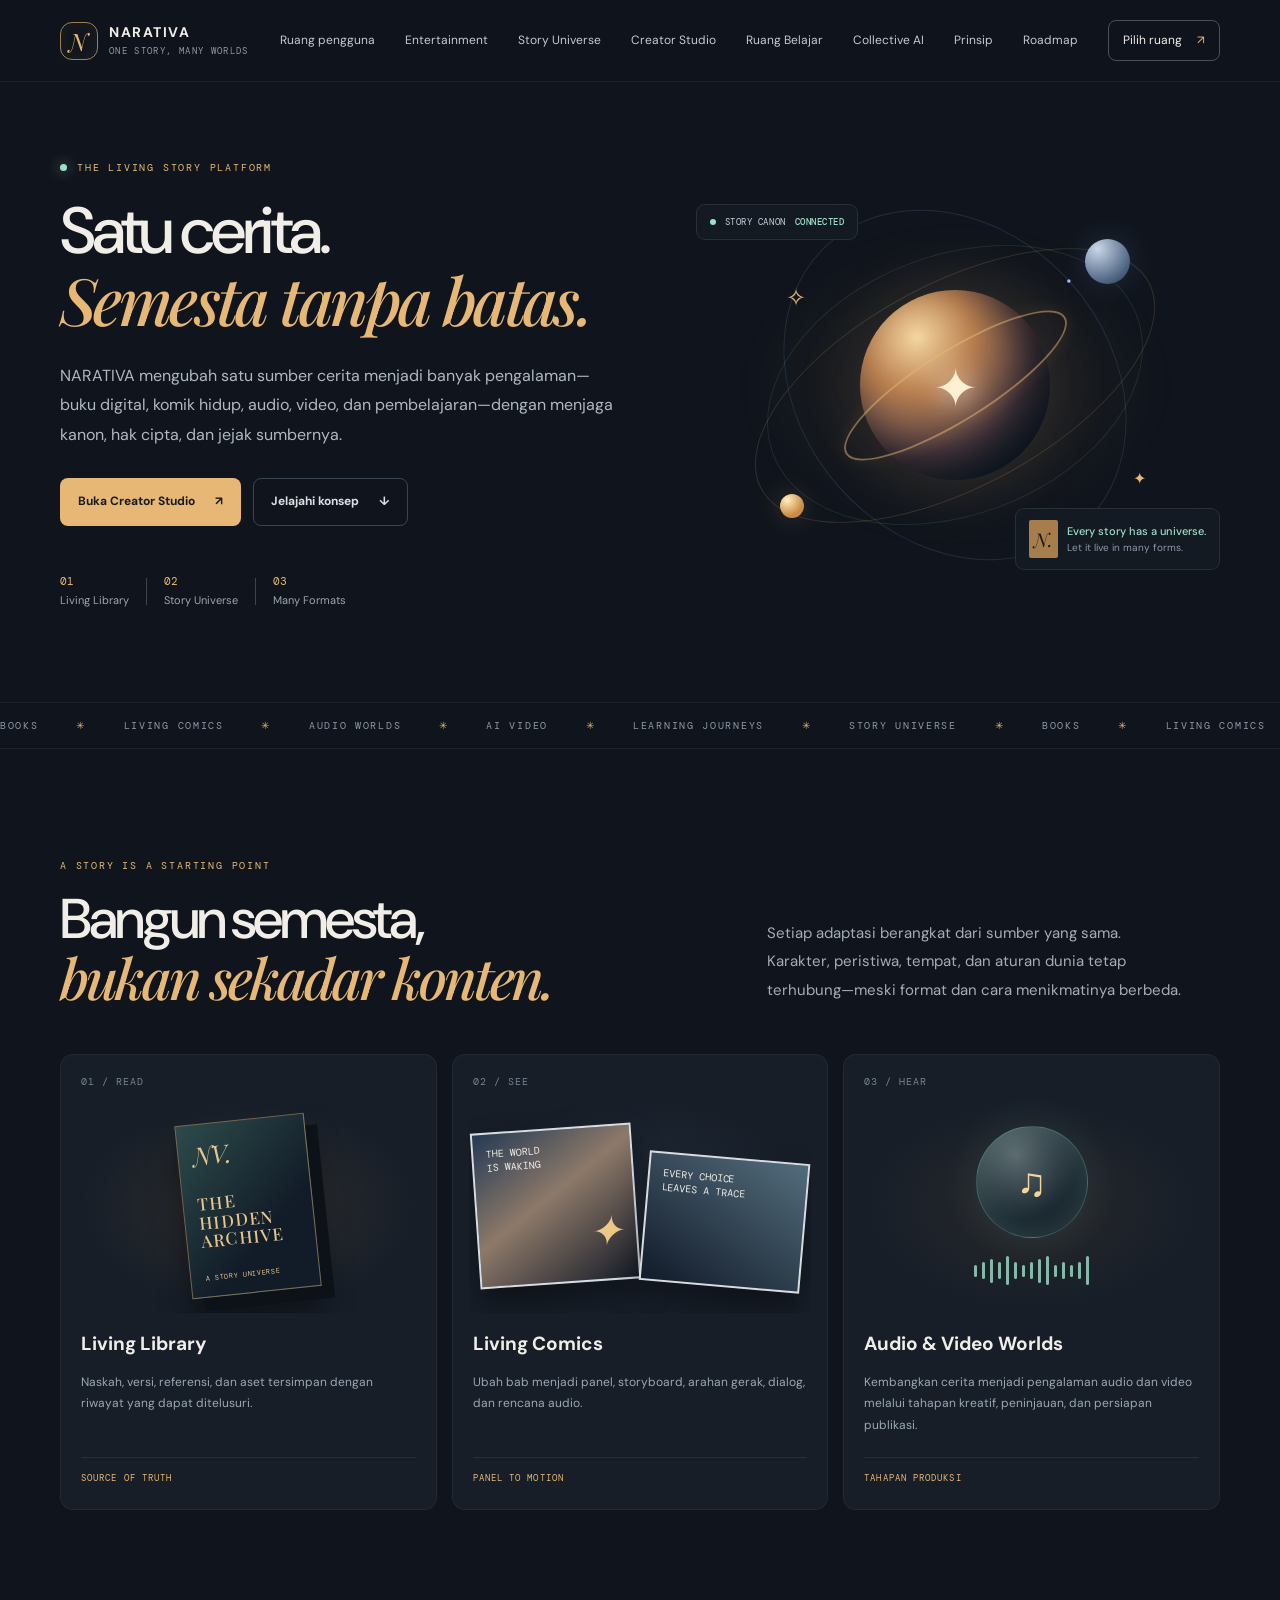
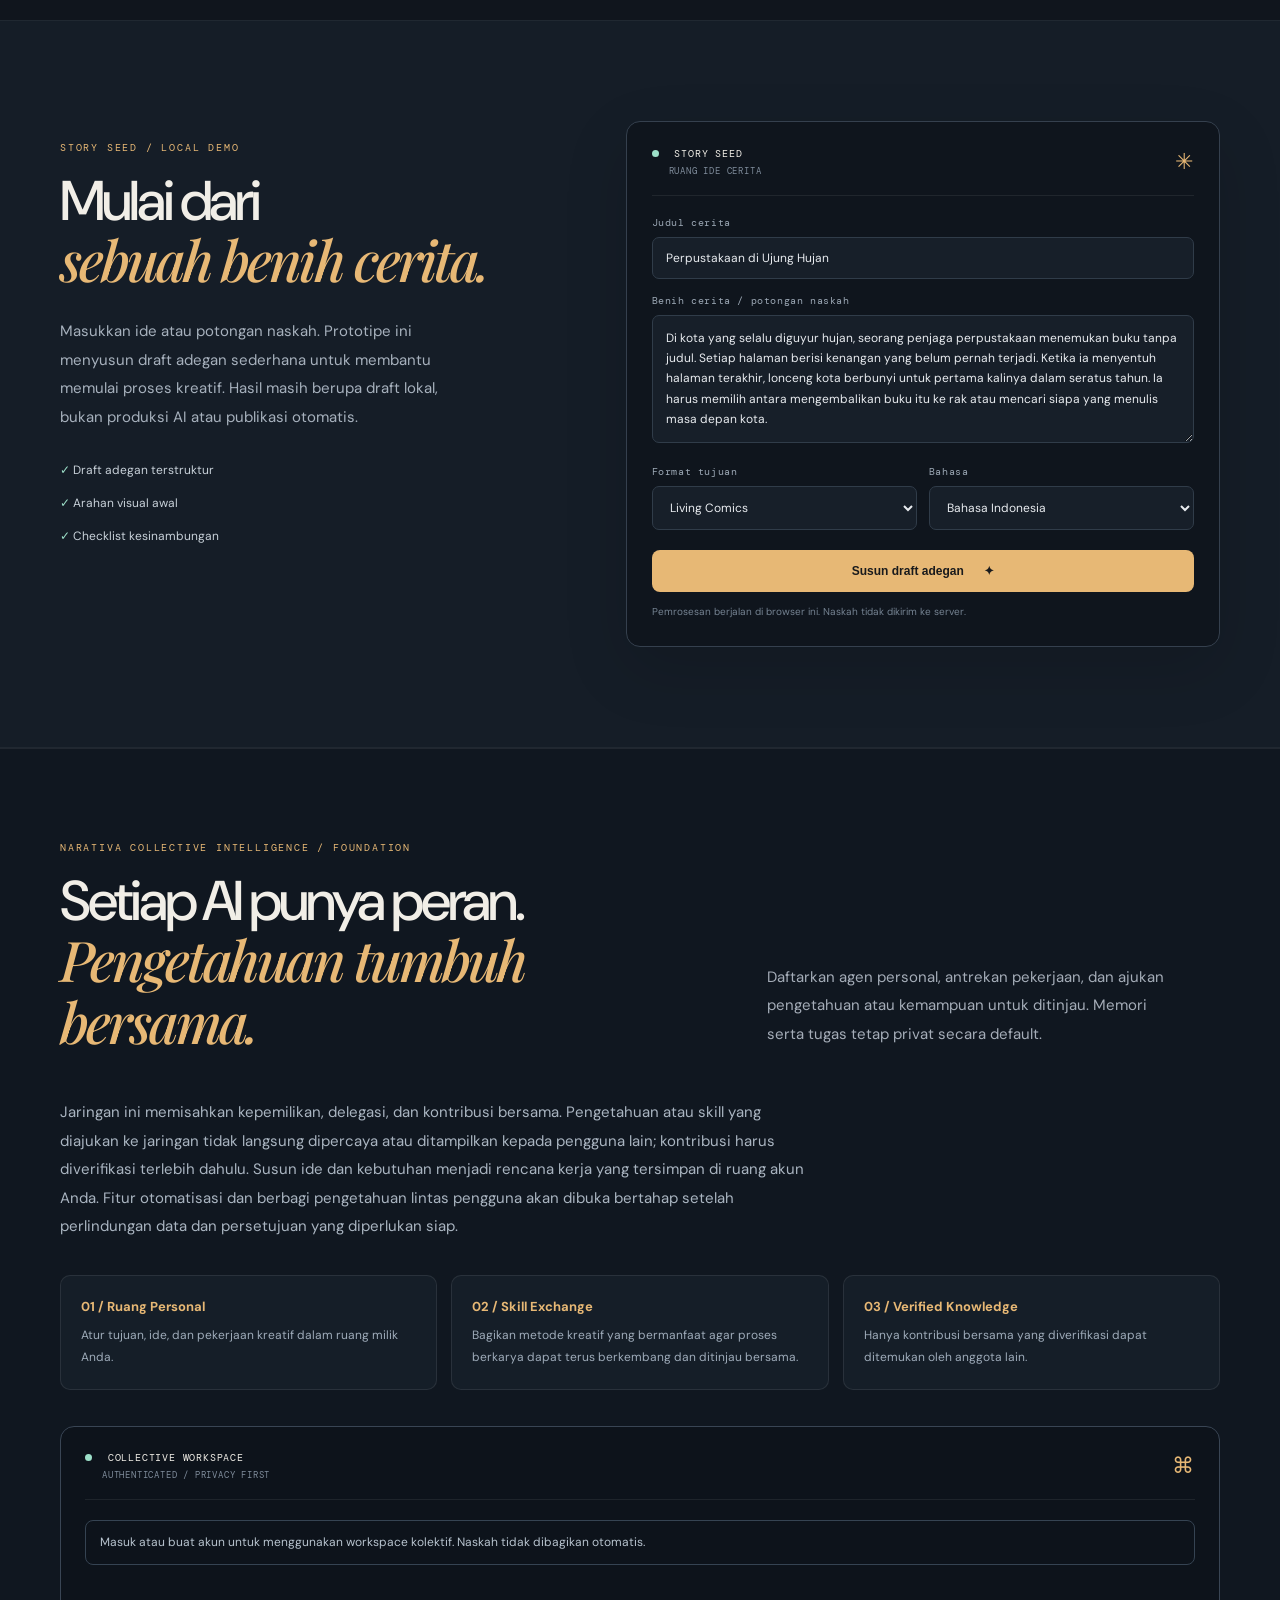
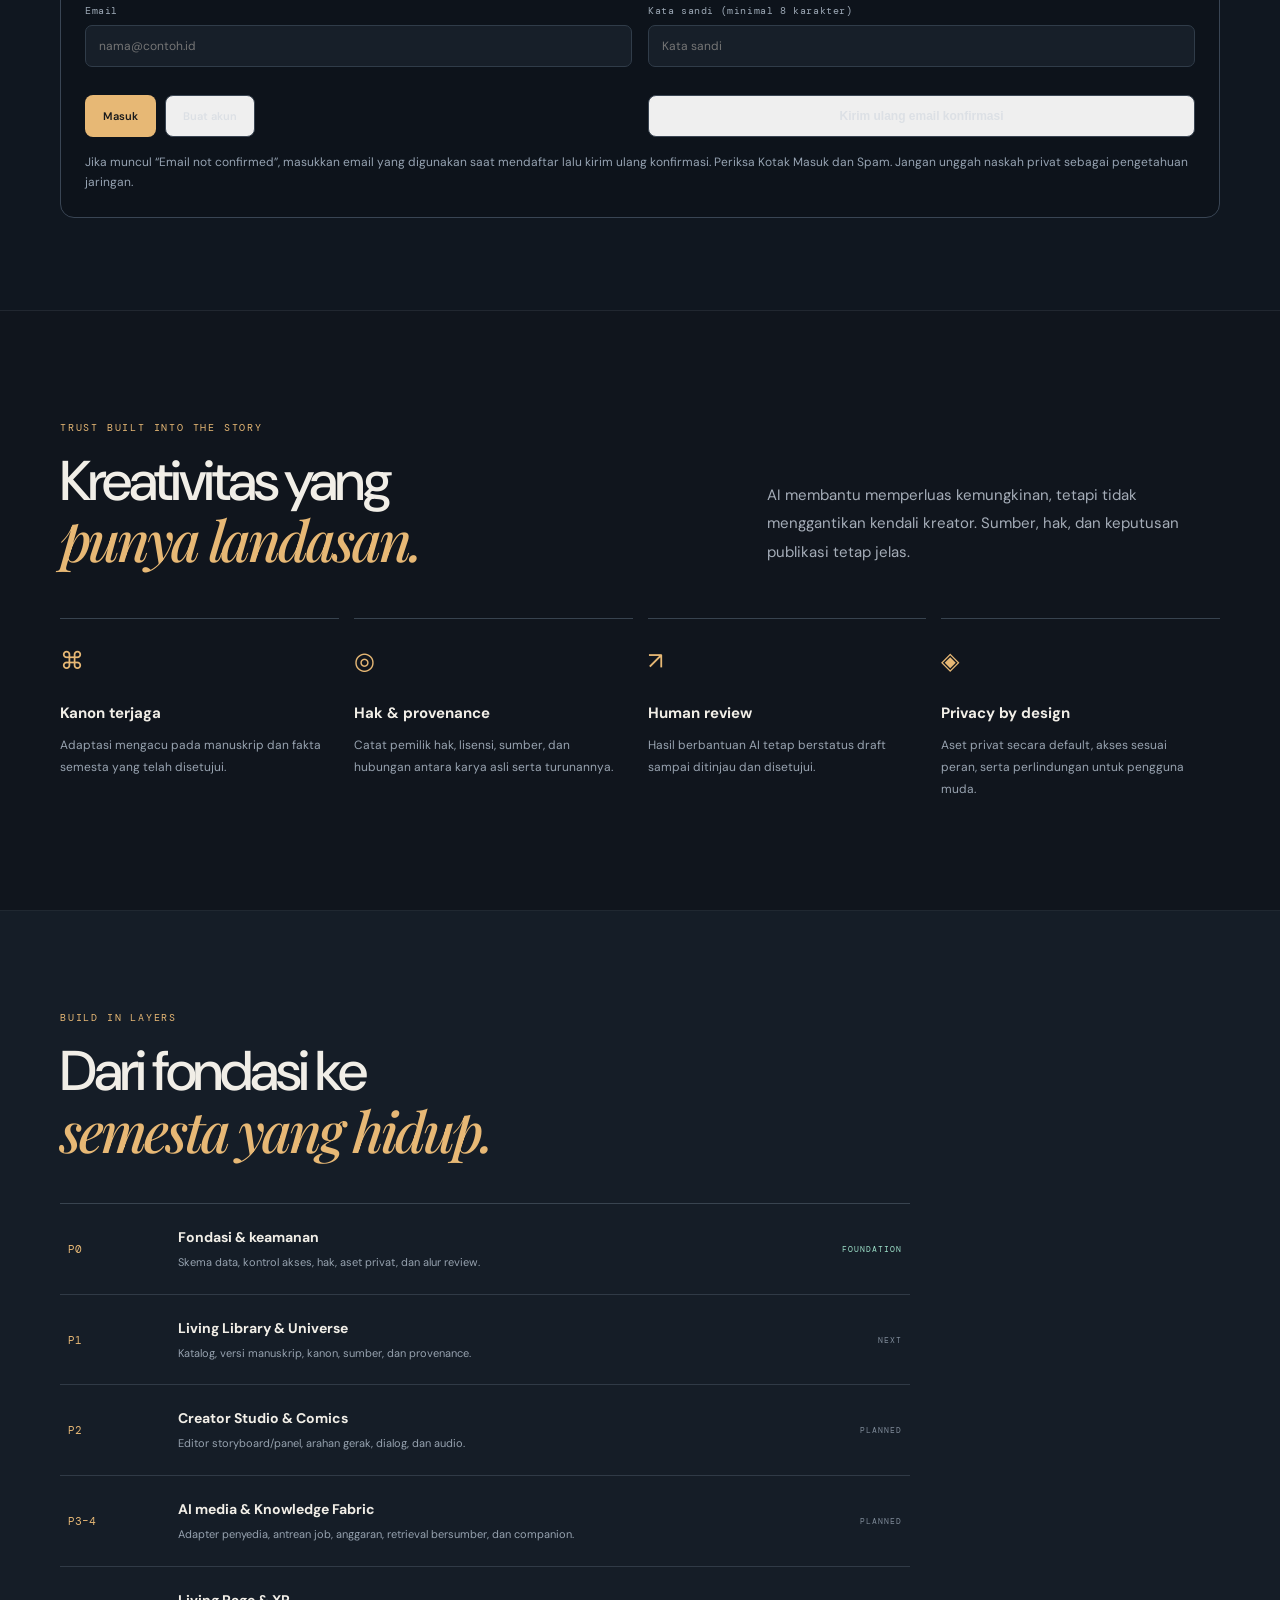
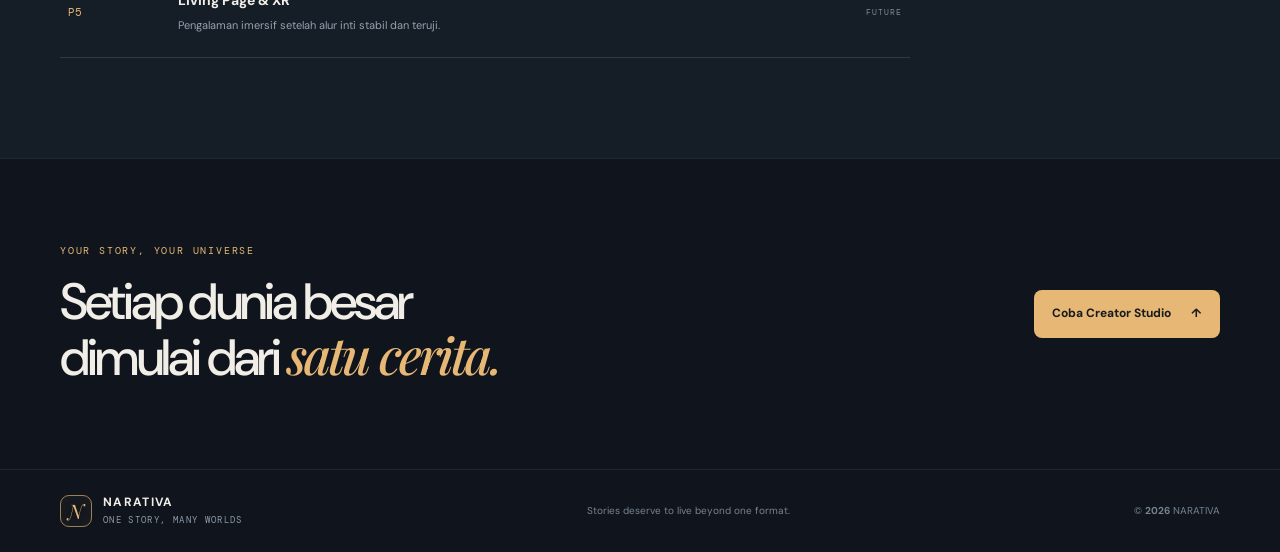
<file: website/index.html>
<!doctype html>
<html lang="id">
<head>
  <meta charset="utf-8">
  <meta name="viewport" content="width=device-width,initial-scale=1">
  <meta name="theme-color" content="#10151d">
  <meta name="description" content="NARATIVA — One Story, Many Worlds. Living Library dan Story Universe Engine untuk mengembangkan cerita ke buku, komik hidup, audio, video, dan pengalaman belajar.">
  <title>NARATIVA — One Story, Many Worlds</title>
  <link rel="canonical" href="https://yudi8377.github.io/NARATIVA/">
  <meta property="og:type" content="website">
  <meta property="og:site_name" content="NARATIVA">
  <meta property="og:title" content="NARATIVA — One Story, Many Worlds">
  <meta property="og:description" content="Living Library dan Story Universe Engine untuk mengembangkan cerita ke buku, komik hidup, audio, video, dan pengalaman belajar.">
  <meta property="og:url" content="https://yudi8377.github.io/NARATIVA/">
  <meta name="twitter:card" content="summary">
  <script type="application/ld+json">
  {"@context":"https://schema.org","@type":"WebSite","name":"NARATIVA","url":"https://yudi8377.github.io/NARATIVA/","description":"Living Library dan Story Universe Engine untuk mengembangkan cerita ke berbagai format kreatif.","inLanguage":"id-ID"}
  </script>
  <link rel="stylesheet" href="theme.css">
  <link rel="stylesheet" href="collective.css">
  <script defer src="vendor/supabase.js"></script>
  <script defer src="app.js"></script>
  <script defer src="collective.js"></script>
</head>
<body>
  <header class="topbar">
    <a class="brand" href="#home" aria-label="NARATIVA home"><span class="brand-mark">N</span><span>NARATIVA<small>ONE STORY, MANY WORLDS</small></span></a>
    <button class="menu-toggle" id="menuToggle" aria-label="Buka menu" aria-expanded="false">☰</button>
    <nav id="nav">
      <a href="spaces.html">Ruang pengguna</a><a href="video.html">Entertainment</a><a href="#universe">Story Universe</a><a href="creator.html">Creator Studio</a><a href="learning.html">Ruang Belajar</a><a href="#collective">Collective AI</a><a href="#principles">Prinsip</a><a href="#roadmap">Roadmap</a>
      <a class="nav-cta" href="spaces.html">Pilih ruang <span>↗</span></a>
    </nav>
  </header>
  <main>
    <section class="hero wrap" id="home">
      <div class="hero-copy">
        <div class="eyebrow"><span class="pulse"></span> THE LIVING STORY PLATFORM</div>
        <h1>Satu cerita.<br><em>Semesta tanpa batas.</em></h1>
        <p class="hero-lede">NARATIVA mengubah satu sumber cerita menjadi banyak pengalaman—buku digital, komik hidup, audio, video, dan pembelajaran—dengan menjaga kanon, hak cipta, dan jejak sumbernya.</p>
        <div class="hero-actions"><a class="button primary" href="creator.html">Buka Creator Studio <span>↗</span></a><a class="button secondary" href="#universe">Jelajahi konsep <span>↓</span></a></div>
        <div class="proof-row"><div><b>01</b><span>Living Library</span></div><i></i><div><b>02</b><span>Story Universe</span></div><i></i><div><b>03</b><span>Many Formats</span></div></div>
      </div>
      <div class="hero-art" aria-label="Ilustrasi abstrak semesta cerita">
        <div class="orbit orbit-a"></div><div class="orbit orbit-b"></div><div class="orbit orbit-c"></div>
        <div class="planet planet-main"><span class="planet-glyph">✦</span></div><div class="planet planet-small"></div><div class="planet planet-gold"></div>
        <div class="art-label label-top"><span class="tiny-dot"></span> STORY CANON <b>CONNECTED</b></div>
        <div class="art-label label-bottom"><span class="mini-cover">N.</span><span><b>Every story has a universe.</b><small>Let it live in many forms.</small></span></div>
        <span class="star star-one">✧</span><span class="star star-two">✦</span><span class="star star-three">·</span>
      </div>
    </section>
    <section class="ticker" aria-label="Format yang didukung"><div>BOOKS <span>✳</span> LIVING COMICS <span>✳</span> AUDIO WORLDS <span>✳</span> AI VIDEO <span>✳</span> LEARNING JOURNEYS <span>✳</span> STORY UNIVERSE <span>✳</span> BOOKS <span>✳</span> LIVING COMICS <span>✳</span></div></section>
    <section class="section wrap" id="universe">
      <div class="section-head"><div><div class="eyebrow">A STORY IS A STARTING POINT</div><h2>Bangun semesta,<br><em>bukan sekadar konten.</em></h2></div><p>Setiap adaptasi berangkat dari sumber yang sama. Karakter, peristiwa, tempat, dan aturan dunia tetap terhubung—meski format dan cara menikmatinya berbeda.</p></div>
      <div class="format-grid">
        <article class="format-card card-book"><div class="card-number">01 / READ</div><div class="format-art book-art"><div class="book-cover"><span>NV.</span><i>THE<br>HIDDEN<br>ARCHIVE</i><small>A STORY UNIVERSE</small></div></div><h3>Living Library</h3><p>Naskah, versi, referensi, dan aset tersimpan dengan riwayat yang dapat ditelusuri.</p><span class="card-tag">SOURCE OF TRUTH</span></article>
        <article class="format-card card-comic"><div class="card-number">02 / SEE</div><div class="format-art comic-art"><div class="comic-panel"><span>THE WORLD<br>IS WAKING</span><i>✦</i></div><div class="comic-panel second"><span>EVERY CHOICE<br>LEAVES A TRACE</span></div></div><h3>Living Comics</h3><p>Ubah bab menjadi panel, storyboard, arahan gerak, dialog, dan rencana audio.</p><span class="card-tag">PANEL TO MOTION</span></article>
        <article class="format-card card-audio"><div class="card-number">03 / HEAR</div><div class="format-art audio-art"><div class="sound-orb">♫</div><div class="wave"><b></b><b></b><b></b><b></b><b></b><b></b><b></b><b></b><b></b><b></b><b></b><b></b><b></b><b></b><b></b></div></div><h3>Audio & Video Worlds</h3><p>Kembangkan cerita menjadi pengalaman audio dan video melalui tahapan kreatif, peninjauan, dan persiapan publikasi.</p><span class="card-tag">TAHAPAN PRODUKSI</span></article>
      </div>
    </section>
    <section class="studio-section" id="studio"><div class="wrap studio-layout">
      <div class="studio-copy"><div class="eyebrow">STORY SEED / LOCAL DEMO</div><h2>Mulai dari<br><em>sebuah benih cerita.</em></h2><p>Masukkan ide atau potongan naskah. Prototipe ini menyusun draft adegan sederhana untuk membantu memulai proses kreatif. Hasil masih berupa draft lokal, bukan produksi AI atau publikasi otomatis.</p><div class="studio-points"><span>✓ Draft adegan terstruktur</span><span>✓ Arahan visual awal</span><span>✓ Checklist kesinambungan</span></div></div>
      <div class="studio-panel"><div class="panel-top"><div><span class="status-dot"></span> STORY SEED <small>RUANG IDE CERITA</small></div><span class="panel-icon">✳</span></div>
        <label for="storyTitle">Judul cerita</label><input id="storyTitle" maxlength="90" value="Perpustakaan di Ujung Hujan" placeholder="Beri judul cerita">
        <label for="storyText">Benih cerita / potongan naskah</label><textarea id="storyText" rows="5" maxlength="6000" placeholder="Ceritakan tokoh, dunia, konflik, atau adegan pembuka...">Di kota yang selalu diguyur hujan, seorang penjaga perpustakaan menemukan buku tanpa judul. Setiap halaman berisi kenangan yang belum pernah terjadi. Ketika ia menyentuh halaman terakhir, lonceng kota berbunyi untuk pertama kalinya dalam seratus tahun. Ia harus memilih antara mengembalikan buku itu ke rak atau mencari siapa yang menulis masa depan kota.</textarea>
        <div class="panel-options"><div><label for="formatSelect">Format tujuan</label><select id="formatSelect"><option value="comic">Living Comics</option><option value="book">Buku digital</option><option value="audio">Audio drama</option><option value="video">AI Video (rencana)</option></select></div><div><label for="languageSelect">Bahasa</label><select id="languageSelect"><option value="id">Bahasa Indonesia</option><option value="en">English</option></select></div></div>
        <button class="button primary generate-btn" id="generateBtn">Susun draft adegan <span>✦</span></button>
        <p class="form-note" id="formNote">Pemrosesan berjalan di browser ini. Naskah tidak dikirim ke server.</p>
        <div id="results" class="results" hidden aria-live="polite"></div>
      </div>
    </div></section>
    <section class="collective-section" id="collective"><div class="wrap">
      <div class="eyebrow">NARATIVA COLLECTIVE INTELLIGENCE / FOUNDATION</div>
      <div class="section-head"><div><h2>Setiap AI punya peran.<br><em>Pengetahuan tumbuh bersama.</em></h2></div><p>Daftarkan agen personal, antrekan pekerjaan, dan ajukan pengetahuan atau kemampuan untuk ditinjau. Memori serta tugas tetap privat secara default.</p></div>
      <p class="collective-intro">Jaringan ini memisahkan kepemilikan, delegasi, dan kontribusi bersama. Pengetahuan atau skill yang diajukan ke jaringan tidak langsung dipercaya atau ditampilkan kepada pengguna lain; kontribusi harus diverifikasi terlebih dahulu. Susun ide dan kebutuhan menjadi rencana kerja yang tersimpan di ruang akun Anda. Fitur otomatisasi dan berbagi pengetahuan lintas pengguna akan dibuka bertahap setelah perlindungan data dan persetujuan yang diperlukan siap.</p>
      <div class="collective-pillars">
        <article class="collective-pillar"><b>01 / Ruang Personal</b><p>Atur tujuan, ide, dan pekerjaan kreatif dalam ruang milik Anda.</p></article>
        <article class="collective-pillar"><b>02 / Skill Exchange</b><p>Bagikan metode kreatif yang bermanfaat agar proses berkarya dapat terus berkembang dan ditinjau bersama.</p></article>
        <article class="collective-pillar"><b>03 / Verified Knowledge</b><p>Hanya kontribusi bersama yang diverifikasi dapat ditemukan oleh anggota lain.</p></article>
      </div>
      <div class="collective-workspace">
        <div class="panel-top"><div><span class="status-dot"></span> COLLECTIVE WORKSPACE <small>AUTHENTICATED / PRIVACY FIRST</small></div><span class="panel-icon">⌘</span></div>
        <div class="collective-status" id="collectiveStatus" role="status" aria-live="polite">Memeriksa konfigurasi autentikasi...</div>
        <div class="collective-auth" id="collectiveAuth">
          <div><label for="authEmail">Email</label><input id="authEmail" type="email" autocomplete="email" placeholder="nama@contoh.id"></div>
          <div><label for="authPassword">Kata sandi (minimal 8 karakter)</label><input id="authPassword" type="password" autocomplete="current-password" minlength="8" placeholder="Kata sandi"></div>
          <div class="collective-actions"><button class="button primary" type="button" id="signInBtn">Masuk</button><button class="button secondary" type="button" id="signUpBtn">Buat akun</button></div>
          <button class="button secondary" type="button" id="resendConfirmationBtn">Kirim ulang email konfirmasi</button>
          <p>Jika muncul “Email not confirmed”, masukkan email yang digunakan saat mendaftar lalu kirim ulang konfirmasi. Periksa Kotak Masuk dan Spam. Jangan unggah naskah privat sebagai pengetahuan jaringan.</p>
        </div>
        <div id="collectiveWorkspace" hidden>
          <div class="collective-userbar"><span>AKUN AKTIF · <strong id="collectiveUser"></strong></span><button class="button secondary" type="button" id="signOutBtn">Keluar</button></div>
          <div class="collective-grid">
            <form class="collective-form-card" id="taskForm">
              <h3>Ruang kolaborasi kreatif</h3><p>Catat kebutuhan, susun prioritas, dan siapkan kolaborasi dalam ruang kerja Anda. Fitur kolaborasi otomatis akan diperluas secara bertahap.</p>
              <label for="taskTitle">Judul tugas</label><input id="taskTitle" maxlength="180" required placeholder="Contoh: analisis kontinuitas cerita">
              <label for="taskObjective">Tujuan dan konteks yang boleh diproses</label><textarea id="taskObjective" maxlength="12000" required placeholder="Jelaskan hasil yang diharapkan..."></textarea>
              <label for="taskType">Jenis tugas</label><select id="taskType"><option value="story_analysis">Analisis cerita</option><option value="continuity">Kontinuitas</option><option value="research">Riset</option><option value="writing">Penulisan</option><option value="seo">SEO</option><option value="translation">Terjemahan</option><option value="audio_plan">Rencana audio</option><option value="other">Lainnya</option></select>
              <div class="panel-options"><div><label for="maxAgents">Maksimum agen (1–10)</label><input id="maxAgents" type="number" min="1" max="10" value="3"></div><div><label for="budgetUnits">Budget unit (1–100)</label><input id="budgetUnits" type="number" min="1" max="100" value="10"></div></div>
              <button class="button primary generate-btn" type="submit">Masukkan antrean ↗</button>
              <div class="collective-actions"><button class="button secondary" type="button" id="refreshTasksBtn">Muat tugas saya</button></div>
            </form>
            <form class="collective-form-card" id="agentForm">
              <h3>Daftarkan agen personal</h3><p>Registri agen menyimpan spesialisasi dan kapabilitas; pendaftaran tidak mengklaim agen sudah berjalan otomatis.</p>
              <label for="agentName">Nama agen</label><input id="agentName" maxlength="100" required placeholder="Story Continuity Analyst">
              <label for="agentSpecialty">Spesialisasi</label><select id="agentSpecialty"><option value="story-analysis">Analisis struktur cerita</option><option value="continuity">Kontinuitas karakter</option><option value="research">Riset dan sumber</option><option value="seo">SEO dan distribusi</option><option value="audio">Produksi audio</option><option value="translation">Bahasa dan terjemahan</option><option value="other">Lainnya</option></select>
              <label for="agentDescription">Deskripsi</label><textarea id="agentDescription" maxlength="1200" placeholder="Peran, batasan, dan metode kerja"></textarea>
              <label for="agentCapabilities">Kapabilitas (pisahkan dengan koma)</label><input id="agentCapabilities" placeholder="continuity-check, character-map">
              <button class="button primary generate-btn" type="submit">Daftarkan agen ↗</button>
              <div class="collective-actions"><button class="button secondary" type="button" id="refreshAgentsBtn">Muat agen saya</button></div>
            </form>
            <form class="collective-form-card" id="knowledgeForm">
              <h3>Ajukan pengetahuan</h3><p>Kontribusi baru berstatus menunggu tinjauan. Jangan mengirim informasi pribadi atau materi tanpa hak yang sesuai.</p>
              <label for="knowledgeTitle">Judul</label><input id="knowledgeTitle" maxlength="180" required placeholder="Praktik storyboard yang diuji">
              <label for="knowledgeSummary">Ringkasan pengetahuan</label><textarea id="knowledgeSummary" maxlength="4000" required placeholder="Temuan, konteks, batas penerapan, dan hasil..."></textarea>
              <label for="knowledgeDomain">Domain</label><input id="knowledgeDomain" maxlength="80" placeholder="storytelling">
              <label for="knowledgeSource">URL sumber (opsional)</label><input id="knowledgeSource" type="url" maxlength="2000" placeholder="https://...">
              <label class="collective-check"><input id="knowledgeShare" type="checkbox"> Ajukan untuk dibagikan ke jaringan (menunggu verifikasi)</label>
              <button class="button primary generate-btn" type="submit">Simpan kontribusi ↗</button>
            </form>
            <form class="collective-form-card" id="skillForm">
              <h3>Bagikan metode kerja</h3><p>Bagikan panduan kreatif yang dapat ditinjau sebelum tersedia bagi komunitas.</p>
              <label for="skillName">Nama metode</label><input id="skillName" maxlength="120" required placeholder="Pemeriksaan konsistensi cerita">
              <label for="skillSlug">Slug unik</label><input id="skillSlug" maxlength="100" required pattern="[A-Za-z0-9-]+" placeholder="continuity-check-workflow">
              <label for="skillVersion">Versi</label><input id="skillVersion" maxlength="32" value="1.0.0">
              <label for="skillSummary">Ringkasan dan batas penggunaan</label><textarea id="skillSummary" maxlength="2000" required placeholder="Masukan, keluaran, batasan, dan cara mengukur kualitas..."></textarea>
              <label for="skillInstructions">Langkah penggunaan (opsional)</label><textarea id="skillInstructions" maxlength="4000" placeholder="Jelaskan langkahnya tanpa rahasia atau data pribadi"></textarea>
              <label class="collective-check"><input id="skillShare" type="checkbox"> Ajukan ke katalog bersama (menunggu verifikasi)</label>
              <button class="button primary generate-btn" type="submit">Simpan skill ↗</button>
            </form>
            <div class="collective-form-card">
              <h3>Temukan pengetahuan dan skill</h3><p>Hanya item jaringan berstatus terverifikasi yang muncul di sini.</p>
              <label for="discoverDomain">Filter domain (opsional)</label><input id="discoverDomain" maxlength="80" placeholder="storytelling">
              <button class="button secondary generate-btn" type="button" id="discoverBtn">Cari katalog bersama ↗</button>
              <div class="collective-actions"><button class="button secondary" type="button" id="viewTasksBtn">Tampilkan tugas</button><button class="button secondary" type="button" id="viewAgentsBtn">Tampilkan agen</button></div>
            </div>
          </div>
          <div class="collective-output" id="collectiveOutput" aria-live="polite"></div>
        </div>
      </div>
    </div></section>
    <section class="section wrap" id="principles"><div class="section-head"><div><div class="eyebrow">TRUST BUILT INTO THE STORY</div><h2>Kreativitas yang<br><em>punya landasan.</em></h2></div><p>AI membantu memperluas kemungkinan, tetapi tidak menggantikan kendali kreator. Sumber, hak, dan keputusan publikasi tetap jelas.</p></div>
      <div class="principle-grid"><article><span class="principle-icon">⌘</span><h3>Kanon terjaga</h3><p>Adaptasi mengacu pada manuskrip dan fakta semesta yang telah disetujui.</p></article><article><span class="principle-icon">◎</span><h3>Hak & provenance</h3><p>Catat pemilik hak, lisensi, sumber, dan hubungan antara karya asli serta turunannya.</p></article><article><span class="principle-icon">↗</span><h3>Human review</h3><p>Hasil berbantuan AI tetap berstatus draft sampai ditinjau dan disetujui.</p></article><article><span class="principle-icon">◈</span><h3>Privacy by design</h3><p>Aset privat secara default, akses sesuai peran, serta perlindungan untuk pengguna muda.</p></article></div>
    </section>
    <section class="roadmap-section" id="roadmap"><div class="wrap"><div class="eyebrow">BUILD IN LAYERS</div><h2>Dari fondasi ke<br><em>semesta yang hidup.</em></h2><div class="roadmap">
      <div class="road-step active"><span class="step-no">P0</span><div><h3>Fondasi & keamanan</h3><p>Skema data, kontrol akses, hak, aset privat, dan alur review.</p></div><span class="step-status">FOUNDATION</span></div>
      <div class="road-step"><span class="step-no">P1</span><div><h3>Living Library & Universe</h3><p>Katalog, versi manuskrip, kanon, sumber, dan provenance.</p></div><span class="step-status">NEXT</span></div>
      <div class="road-step"><span class="step-no">P2</span><div><h3>Creator Studio & Comics</h3><p>Editor storyboard/panel, arahan gerak, dialog, dan audio.</p></div><span class="step-status">PLANNED</span></div>
      <div class="road-step"><span class="step-no">P3–4</span><div><h3>AI media & Knowledge Fabric</h3><p>Adapter penyedia, antrean job, anggaran, retrieval bersumber, dan companion.</p></div><span class="step-status">PLANNED</span></div>
      <div class="road-step"><span class="step-no">P5</span><div><h3>Living Page & XR</h3><p>Pengalaman imersif setelah alur inti stabil dan teruji.</p></div><span class="step-status">FUTURE</span></div>
    </div></div></section>
    <section class="closing wrap"><div><div class="eyebrow">YOUR STORY, YOUR UNIVERSE</div><h2>Setiap dunia besar<br>dimulai dari <em>satu cerita.</em></h2></div><a class="button primary" href="#studio">Coba Creator Studio <span>↑</span></a></section>
  </main>
  <footer><a class="brand" href="#home"><span class="brand-mark">N</span><span>NARATIVA<small>ONE STORY, MANY WORLDS</small></span></a><span>Stories deserve to live beyond one format.</span><span>© <b id="year"></b> NARATIVA</span></footer>
</body>
</html>
</file>
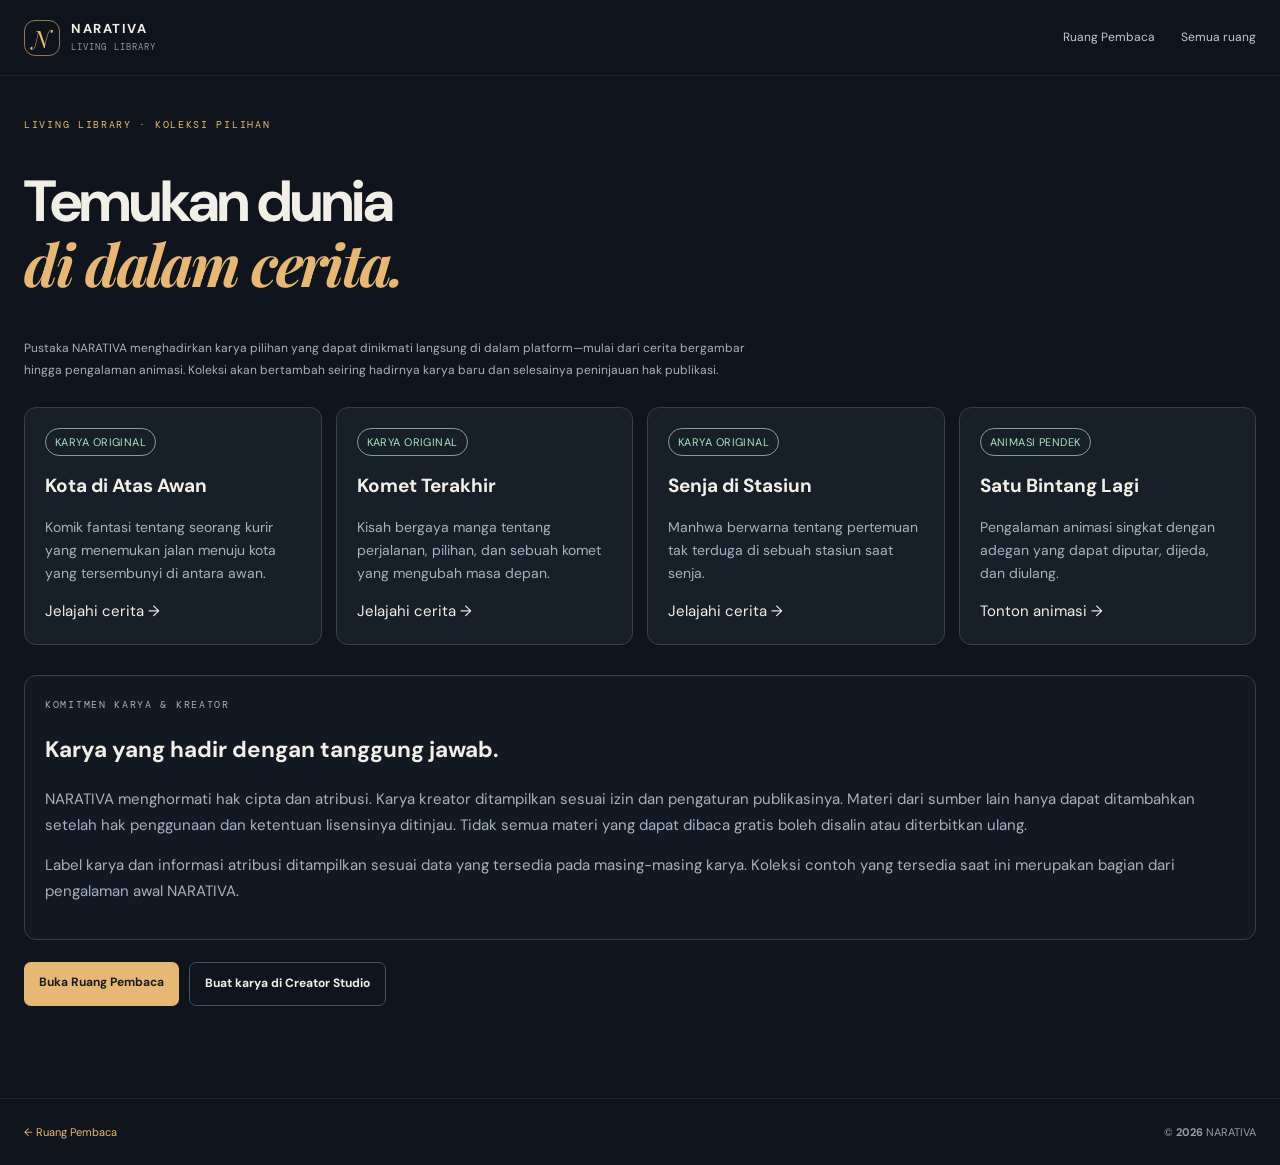
<file: website/library/index.html>
<!doctype html>
<html lang="id">
<head>
<meta charset="utf-8"><meta name="viewport" content="width=device-width,initial-scale=1"><meta name="theme-color" content="#10151d">
<meta name="description" content="Jelajahi karya pilihan di Pustaka NARATIVA. Baca cerita, komik, dan animasi langsung di ruang pembaca.">
<title>Pustaka Pilihan — NARATIVA</title>
<link rel="canonical" href="https://yudi8377.github.io/NARATIVA/library/">
<meta property="og:type" content="website">
<meta property="og:site_name" content="NARATIVA">
<meta property="og:title" content="Pustaka Pilihan — NARATIVA">
<meta property="og:description" content="Jelajahi karya pilihan NARATIVA: cerita bergambar, komik, manga, manhwa, dan animasi langsung di platform.">
<meta property="og:url" content="https://yudi8377.github.io/NARATIVA/library/">
<meta name="twitter:card" content="summary">
<script type="application/ld+json">
{
  "@context": "https://schema.org",
  "@type": "CollectionPage",
  "name": "Pustaka Pilihan — NARATIVA",
  "url": "https://yudi8377.github.io/NARATIVA/library/",
  "description": "Jelajahi karya pilihan NARATIVA: cerita bergambar, komik, manga, manhwa, dan animasi langsung di platform.",
  "inLanguage": "id-ID",
  "isPartOf": {
    "@type": "WebSite",
    "name": "NARATIVA",
    "url": "https://yudi8377.github.io/NARATIVA/"
  }
}
</script>
<link rel="stylesheet" href="../experience.css">
<style>
.library-grid{display:grid;grid-template-columns:repeat(auto-fit,minmax(220px,1fr));gap:14px;margin:26px 0}
.library-card{border:1px solid #34414e;border-radius:12px;padding:20px;background:#171f29}
.library-card h2{font-size:19px;margin:14px 0 8px}.library-card p{font-size:14px;color:#a7b2bf;line-height:1.65}
.library-label{display:inline-block;border:1px solid #7ca58c;border-radius:999px;padding:4px 9px;color:#a9e4c1;font-size:11px;letter-spacing:.04em}
.library-actions{display:flex;flex-wrap:wrap;gap:10px;margin:22px 0}
.library-actions a{display:inline-flex;padding:11px 15px;border-radius:7px;background:#e7b875;color:#171a1d;font-size:12px;font-weight:700;text-decoration:none}
.library-actions a.secondary{background:transparent;color:#f2efe8;border:1px solid #44515f}
.library-policy{border:1px solid #34414e;border-radius:12px;padding:20px;margin-top:30px;background:#121923}
.library-policy p{color:#a7b2bf;line-height:1.7}
</style>
</head>
<body data-page="library">
<header class="x-top"><a class="x-brand" href="../index.html"><span class="x-mark">N</span><span>NARATIVA<small>LIVING LIBRARY</small></span></a><nav><a href="../reader.html">Ruang Pembaca</a><a href="../spaces.html">Semua ruang</a></nav></header>
<main class="x-wrap" style="padding-top:42px;padding-bottom:70px">
<p class="x-eyebrow">LIVING LIBRARY · KOLEKSI PILIHAN</p>
<h1 style="font-size:clamp(36px,6vw,58px);line-height:1.08;letter-spacing:-.04em">Temukan dunia<br><em style="font-family:'Playfair Display',serif;color:#e7b875">di dalam cerita.</em></h1>
<p class="x-muted" style="max-width:760px">Pustaka NARATIVA menghadirkan karya pilihan yang dapat dinikmati langsung di dalam platform—mulai dari cerita bergambar hingga pengalaman animasi. Koleksi akan bertambah seiring hadirnya karya baru dan selesainya peninjauan hak publikasi.</p>
<div class="library-grid">
<article class="library-card"><span class="library-label">KARYA ORIGINAL</span><h2>Kota di Atas Awan</h2><p>Komik fantasi tentang seorang kurir yang menemukan jalan menuju kota yang tersembunyi di antara awan.</p><a href="../reader.html">Jelajahi cerita →</a></article>
<article class="library-card"><span class="library-label">KARYA ORIGINAL</span><h2>Komet Terakhir</h2><p>Kisah bergaya manga tentang perjalanan, pilihan, dan sebuah komet yang mengubah masa depan.</p><a href="../reader.html">Jelajahi cerita →</a></article>
<article class="library-card"><span class="library-label">KARYA ORIGINAL</span><h2>Senja di Stasiun</h2><p>Manhwa berwarna tentang pertemuan tak terduga di sebuah stasiun saat senja.</p><a href="../reader.html">Jelajahi cerita →</a></article>
<article class="library-card"><span class="library-label">ANIMASI PENDEK</span><h2>Satu Bintang Lagi</h2><p>Pengalaman animasi singkat dengan adegan yang dapat diputar, dijeda, dan diulang.</p><a href="anime/satu-bintang-lagi.html">Tonton animasi →</a></article>
</div>
<section class="library-policy"><p class="x-eyebrow">KOMITMEN KARYA & KREATOR</p><h2>Karya yang hadir dengan tanggung jawab.</h2><p>NARATIVA menghormati hak cipta dan atribusi. Karya kreator ditampilkan sesuai izin dan pengaturan publikasinya. Materi dari sumber lain hanya dapat ditambahkan setelah hak penggunaan dan ketentuan lisensinya ditinjau. Tidak semua materi yang dapat dibaca gratis boleh disalin atau diterbitkan ulang.</p><p>Label karya dan informasi atribusi ditampilkan sesuai data yang tersedia pada masing-masing karya. Koleksi contoh yang tersedia saat ini merupakan bagian dari pengalaman awal NARATIVA.</p></section>
<div class="library-actions"><a href="../reader.html">Buka Ruang Pembaca</a><a class="secondary" href="../creator.html">Buat karya di Creator Studio</a></div>
</main>
<footer class="x-footer"><a href="../reader.html">← Ruang Pembaca</a><span>© <b data-year></b> NARATIVA</span></footer>
<script>document.querySelectorAll('[data-year]').forEach(e=>e.textContent=new Date().getFullYear());</script>
</body></html>
</file>
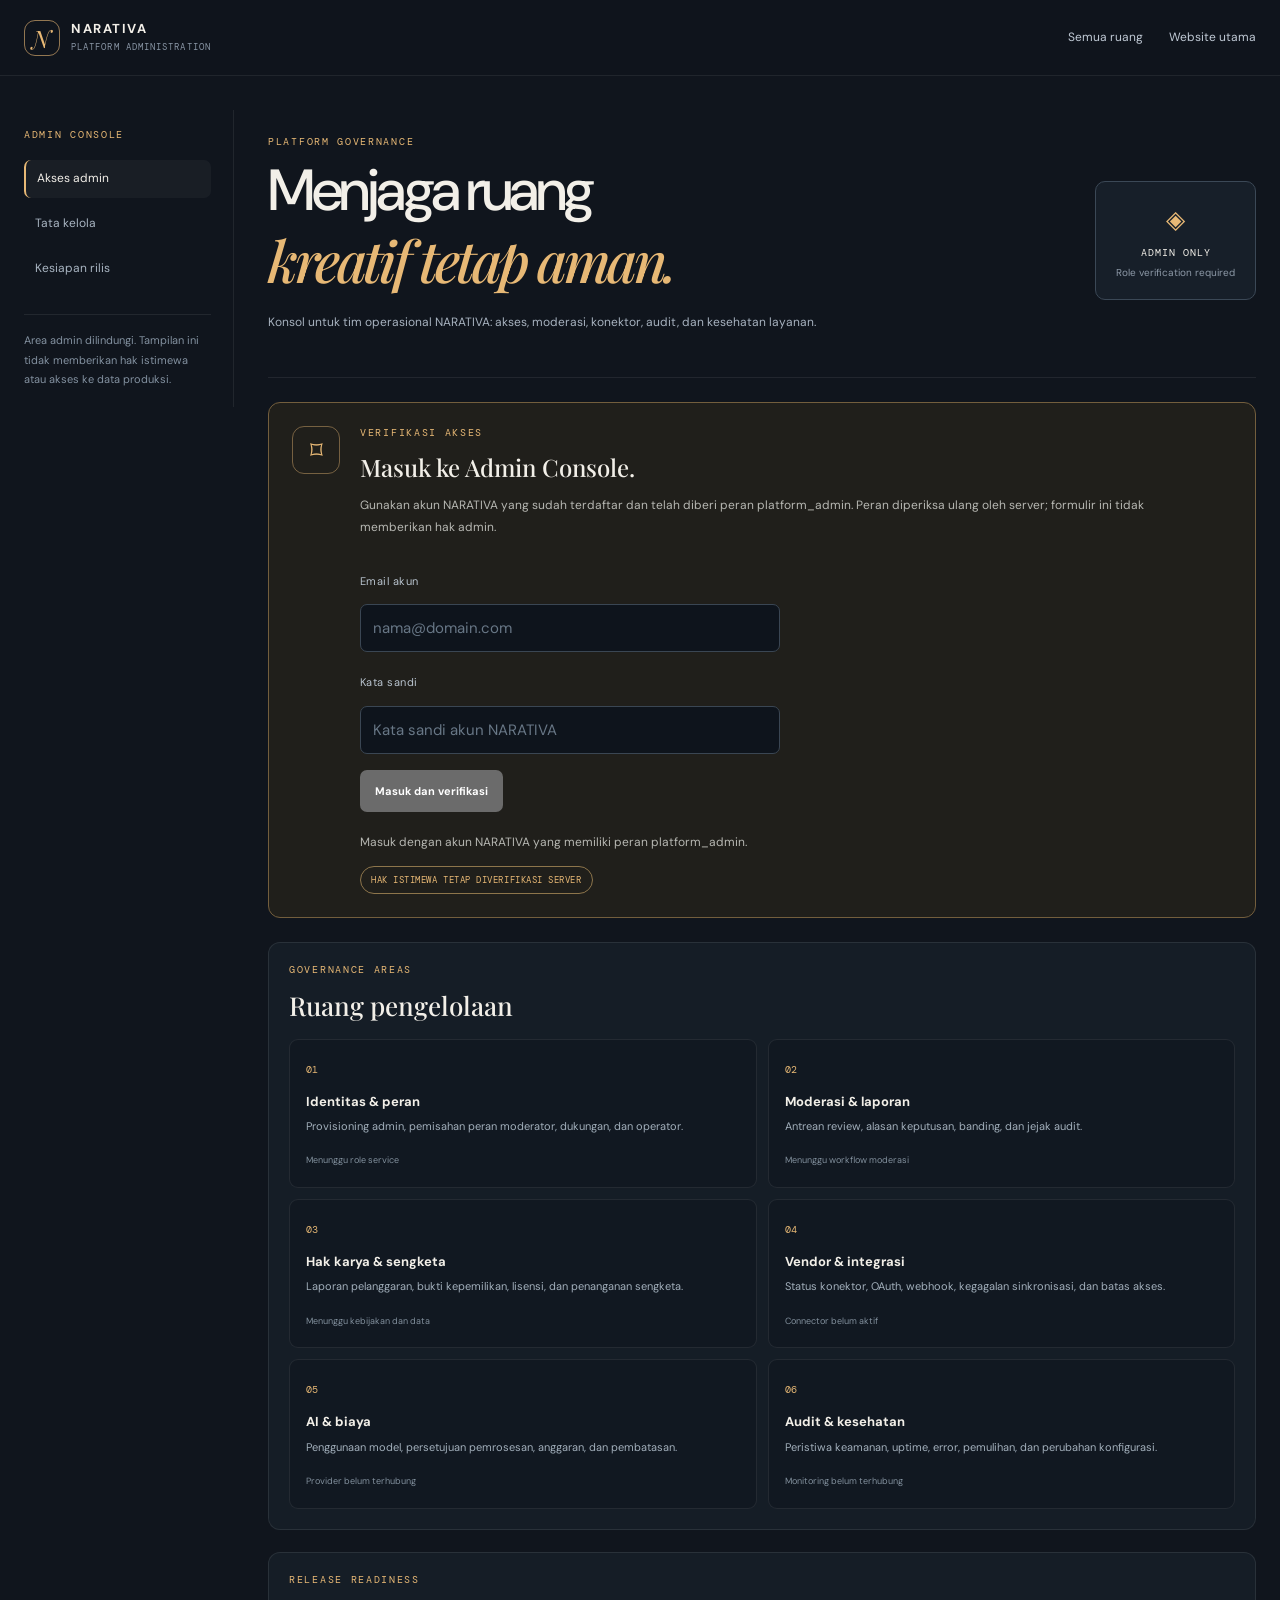
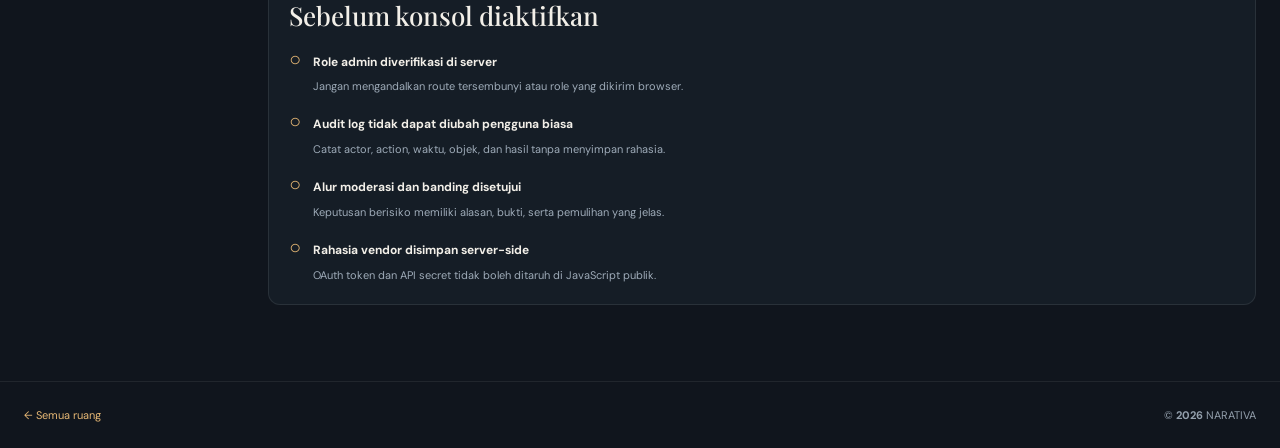
<file: website/admin.html>
<!doctype html>
<html lang="id"><head><meta charset="utf-8"><meta name="viewport" content="width=device-width,initial-scale=1"><meta name="theme-color" content="#10151d"><meta name="robots" content="noindex,nofollow"><meta name="description" content="Admin Console NARATIVA untuk tata kelola, moderasi, keamanan, dan monitoring platform."><title>Admin Console — NARATIVA</title><link rel="stylesheet" href="experience.css"><script defer src="vendor/supabase.js"></script><script defer src="experiences.js"></script><script defer src="admin-console.js"></script></head>
<body data-page="admin"><header class="x-top"><a class="x-brand" href="index.html"><span class="x-mark">N</span><span>NARATIVA<small>PLATFORM ADMINISTRATION</small></span></a><nav><a href="spaces.html">Semua ruang</a><a href="index.html">Website utama</a></nav></header>
<main class="x-wrap x-app"><aside class="x-side"><p class="x-eyebrow">ADMIN CONSOLE</p><a class="is-current" href="#access">Akses admin</a><a href="#governance">Tata kelola</a><a href="#release">Kesiapan rilis</a><div class="x-side-note">Area admin dilindungi. Tampilan ini tidak memberikan hak istimewa atau akses ke data produksi.</div></aside>
<div class="x-content"><section class="x-page-head"><div><p class="x-eyebrow">PLATFORM GOVERNANCE</p><h1>Menjaga ruang<br><em>kreatif tetap aman.</em></h1><p class="x-muted">Konsol untuk tim operasional NARATIVA: akses, moderasi, konektor, audit, dan kesehatan layanan.</p></div><div class="x-admin-seal"><span>◈</span><strong>ADMIN ONLY</strong><small>Role verification required</small></div></section>
<section id="access" class="x-admin-gate"><div class="x-gate-symbol">⌑</div><div><p class="x-eyebrow">VERIFIKASI AKSES</p><h2>Masuk ke Admin Console.</h2><p>Gunakan akun NARATIVA yang sudah terdaftar dan telah diberi peran platform_admin. Peran diperiksa ulang oleh server; formulir ini tidak memberikan hak admin.</p><form id="adminLoginForm" class="x-admin-login" autocomplete="on"><label for="adminEmail">Email akun</label><input id="adminEmail" name="email" type="email" autocomplete="username" required placeholder="nama@domain.com"><label for="adminPassword">Kata sandi</label><input id="adminPassword" name="password" type="password" autocomplete="current-password" required placeholder="Kata sandi akun NARATIVA"><button type="submit" id="adminLoginButton" class="x-button">Masuk dan verifikasi</button><button type="button" id="adminLogoutButton" class="x-button x-secondary" hidden>Keluar</button></form><p id="adminLoginNotice" class="x-feedback" role="status" aria-live="polite">Memeriksa sesi akun…</p><span class="x-status-pill">HAK ISTIMEWA TETAP DIVERIFIKASI SERVER</span></div></section>
<section id="adminRuntime" class="x-panel" hidden><div class="x-section-head"><div><p class="x-eyebrow">VERIFIED SERVER SESSION</p><h2>Ringkasan operasional</h2><p class="x-muted">Metrik agregat saja. Konsol belum memiliki aksi moderasi, pengelolaan akun, atau pembayaran.</p></div><button type="button" id="refreshAdminMetrics" class="x-button x-secondary">Muat ulang metrik</button></div><p id="adminRuntimeNotice" class="x-feedback" role="status" aria-live="polite">Memeriksa akses…</p><div class="x-metric-grid"><article><span>Seluruh karya</span><strong id="adminMetricWorks">—</strong><small>Jumlah karya tersimpan</small></article><article><span>Karya terbit</span><strong id="adminMetricPublished">—</strong><small>Status published</small></article><article><span>Draft / review</span><strong id="adminMetricDrafts">—</strong><small>Belum terbit</small></article><article><span>Laporan terbuka</span><strong id="adminMetricReports">—</strong><small>Antrean moderasi</small></article></div><p class="x-muted">Mode baca-saja. Setiap akses yang lolos atau ditolak dicatat di audit log server. Aksi istimewa tetap nonaktif sampai alur server yang diaudit tersedia.</p></section>
<section id="governance" class="x-panel"><div class="x-section-head"><div><p class="x-eyebrow">GOVERNANCE AREAS</p><h2>Ruang pengelolaan</h2></div></div><div class="x-admin-grid"><article><span>01</span><h3>Identitas & peran</h3><p>Provisioning admin, pemisahan peran moderator, dukungan, dan operator.</p><small>Menunggu role service</small></article><article><span>02</span><h3>Moderasi & laporan</h3><p>Antrean review, alasan keputusan, banding, dan jejak audit.</p><small>Menunggu workflow moderasi</small></article><article><span>03</span><h3>Hak karya & sengketa</h3><p>Laporan pelanggaran, bukti kepemilikan, lisensi, dan penanganan sengketa.</p><small>Menunggu kebijakan dan data</small></article><article><span>04</span><h3>Vendor & integrasi</h3><p>Status konektor, OAuth, webhook, kegagalan sinkronisasi, dan batas akses.</p><small>Connector belum aktif</small></article><article><span>05</span><h3>AI & biaya</h3><p>Penggunaan model, persetujuan pemrosesan, anggaran, dan pembatasan.</p><small>Provider belum terhubung</small></article><article><span>06</span><h3>Audit & kesehatan</h3><p>Peristiwa keamanan, uptime, error, pemulihan, dan perubahan konfigurasi.</p><small>Monitoring belum terhubung</small></article></div></section>
<section id="release" class="x-panel"><div class="x-section-head"><div><p class="x-eyebrow">RELEASE READINESS</p><h2>Sebelum konsol diaktifkan</h2></div></div><ul class="x-checklist"><li><span class="x-check-open">○</span><div><strong>Role admin diverifikasi di server</strong><p>Jangan mengandalkan route tersembunyi atau role yang dikirim browser.</p></div></li><li><span class="x-check-open">○</span><div><strong>Audit log tidak dapat diubah pengguna biasa</strong><p>Catat actor, action, waktu, objek, dan hasil tanpa menyimpan rahasia.</p></div></li><li><span class="x-check-open">○</span><div><strong>Alur moderasi dan banding disetujui</strong><p>Keputusan berisiko memiliki alasan, bukti, serta pemulihan yang jelas.</p></div></li><li><span class="x-check-open">○</span><div><strong>Rahasia vendor disimpan server-side</strong><p>OAuth token dan API secret tidak boleh ditaruh di JavaScript publik.</p></div></li></ul></section>
</div></main><footer class="x-footer"><a href="spaces.html">← Semua ruang</a><span>© <b data-year></b> NARATIVA</span></footer></body></html>
</file>
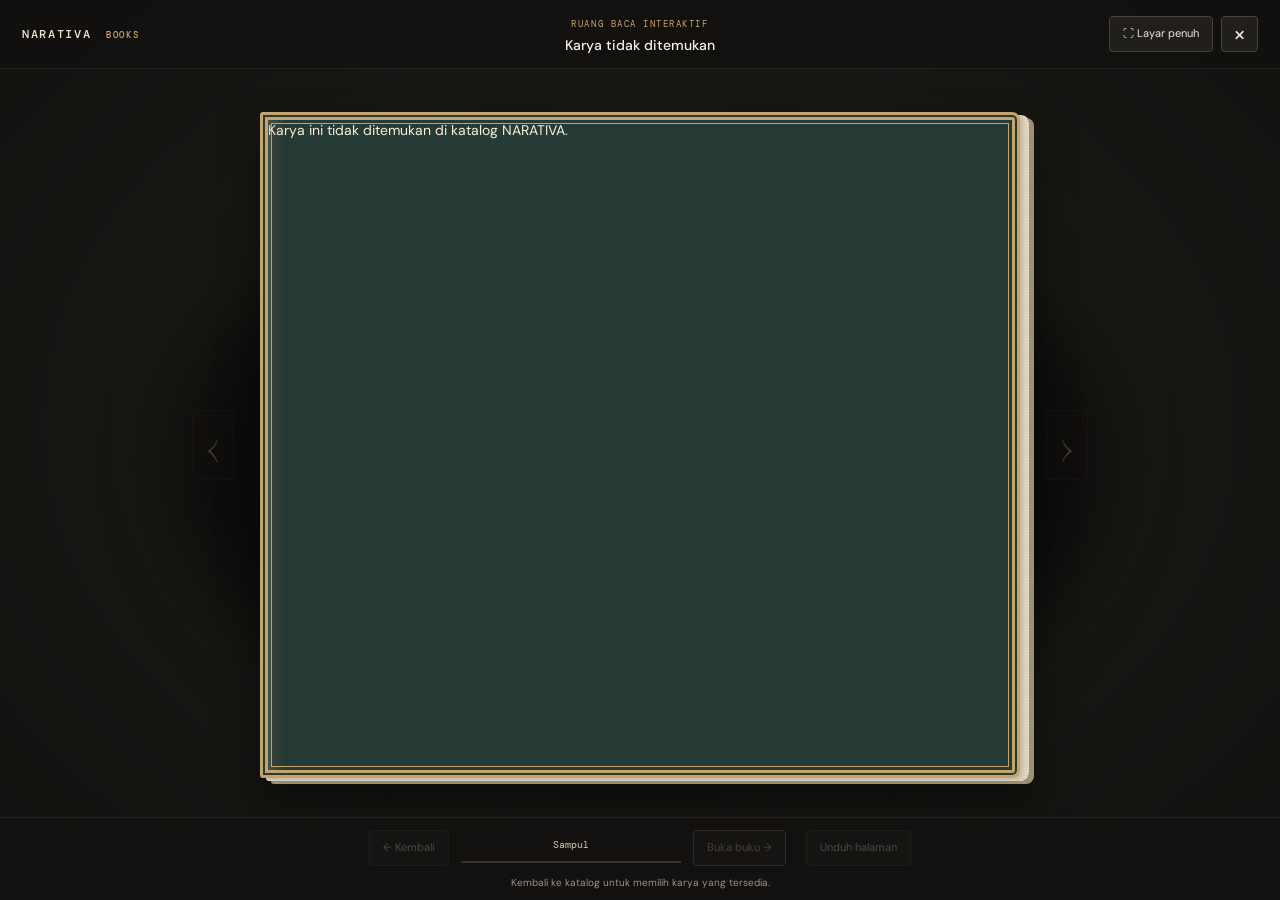
<file: website/book-reader.html>
<!doctype html>
<html lang="id">
<head>
<meta charset="utf-8"><meta name="viewport" content="width=device-width,initial-scale=1"><meta name="theme-color" content="#12110f">
<meta name="description" content="Buku interaktif NARATIVA dengan sampul, daftar isi, dan animasi membalik halaman.">
<title>Buku Interaktif — NARATIVA</title>
<link rel="stylesheet" href="book-reader.css">
<script defer src="reader-catalog.js"></script><script defer src="book-reader.js"></script>
</head>
<body>
<main class="reader-shell">
<header class="reader-topbar">
  <a class="wordmark" href="reader.html" title="Kembali ke katalog">NARATIVA <span>BOOKS</span></a>
  <div class="book-heading"><span>RUANG BACA INTERAKTIF</span><h1 id="bookTitle">Memuat buku…</h1></div>
  <div class="top-actions"><button id="screenMode" type="button" aria-pressed="false">⛶ Layar penuh</button><button id="exitReader" class="close-button" type="button" aria-label="Keluar dari buku" title="Keluar">×</button></div>
</header>
<section class="book-stage" aria-label="Buku interaktif">
  <div class="book-shadow"></div>
  <button id="previous" class="edge-control edge-prev" type="button" aria-label="Halaman sebelumnya" title="Kembali">‹</button>
  <div class="book-frame" id="bookFrame">
    <div class="page-underlay"></div>
    <article id="bookPage" class="book-page" aria-live="polite"></article>
    <div id="turnLayer" class="turn-layer" aria-hidden="true" hidden></div>
    <svg id="pageCurl" class="page-curl" aria-hidden="true" viewBox="0 0 760 760" preserveAspectRatio="none">
      <defs>
        <linearGradient id="curlPaperGradient" x1="0" y1="0" x2="1" y2="1">
          <stop offset="0" stop-color="#fffdf5"/>
          <stop offset=".28" stop-color="#f8f0df"/>
          <stop offset=".57" stop-color="#e7d9c1"/>
          <stop offset=".82" stop-color="#b7a487"/>
          <stop offset="1" stop-color="#756047"/>
        </linearGradient>
        <linearGradient id="curlShadeGradient" x1="0" y1="0" x2="1" y2="0">
          <stop offset="0" stop-color="#372a19" stop-opacity="0"/>
          <stop offset=".52" stop-color="#372a19" stop-opacity=".08"/>
          <stop offset="1" stop-color="#24190e" stop-opacity=".55"/>
        </linearGradient>
        <filter id="curlSoftShadow" x="-40%" y="-40%" width="180%" height="180%">
          <feGaussianBlur stdDeviation="5"/>
        </filter>
      </defs>
      <path id="curlDropShadow" fill="#17110a" opacity=".3" filter="url(#curlSoftShadow)"></path>
      <path id="curlPaperShape" fill="url(#curlPaperGradient)" stroke="#b5a183" stroke-width=".8" stroke-linejoin="round"></path>
      <path id="curlPaperShade" fill="url(#curlShadeGradient)" opacity=".6"></path>
      <path id="curlCrease" fill="none" stroke="#fff9e8" stroke-opacity=".85" stroke-width="1.4"></path>
    </svg>
    <div class="page-curl-hint" aria-hidden="true"></div>
  </div>
  <button id="next" class="edge-control edge-next" type="button" aria-label="Halaman berikutnya" title="Halaman berikutnya">›</button>
</section>
<footer class="reader-controls">
  <button id="previousBottom" type="button">← Kembali</button>
  <div class="page-progress"><span id="pageLabel">Sampul</span><div class="progress-track"><i id="progressBar"></i></div></div>
  <button id="nextBottom" class="next-action" type="button">Buka buku →</button>
  <button id="download" class="download-action" type="button">Unduh halaman</button>
</footer>
<p id="readerNote" class="reader-note" aria-live="polite"></p>
</main>
</body></html>
</file>
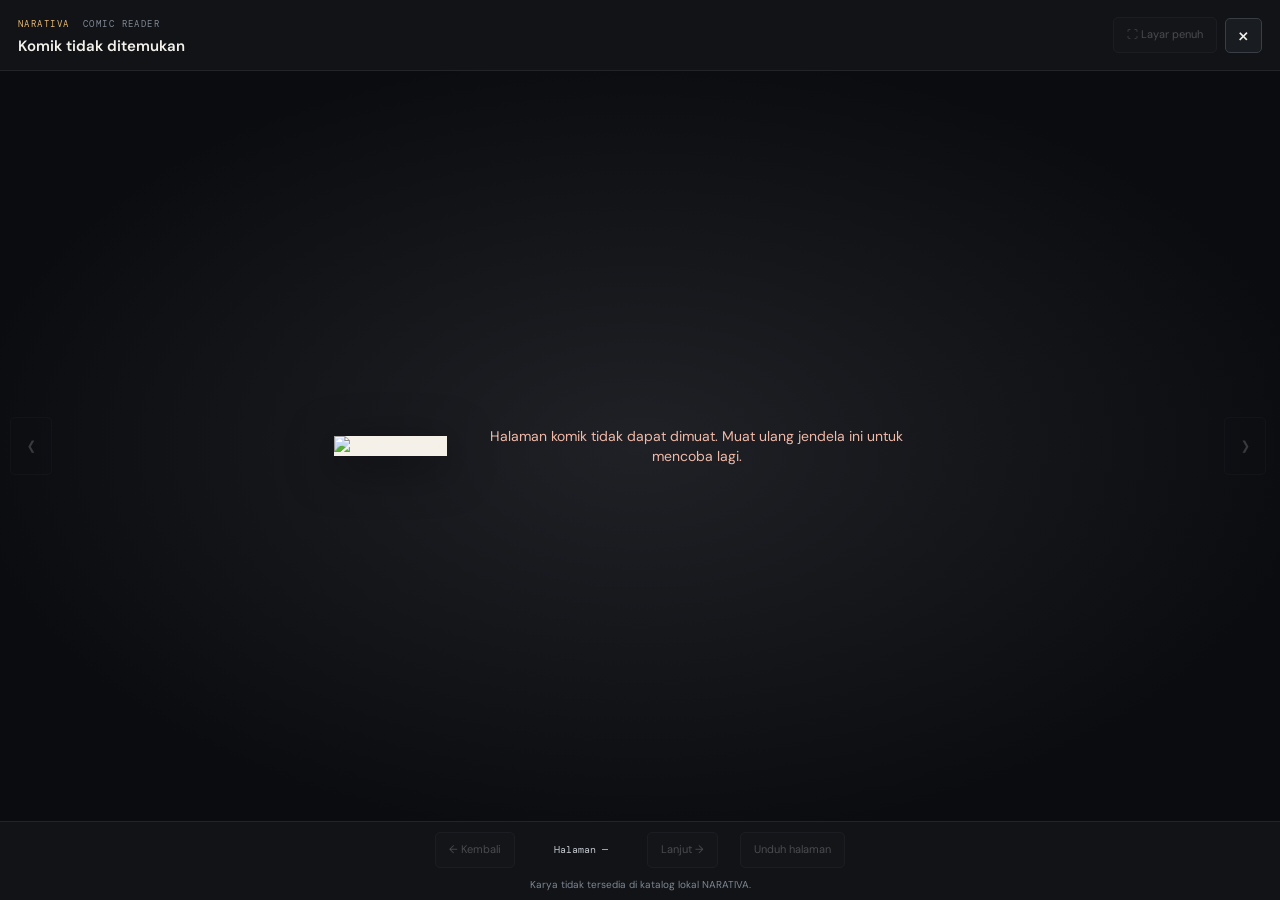
<file: website/comic-reader.html>
<!doctype html>
<html lang="id">
<head>
<meta charset="utf-8">
<meta name="viewport" content="width=device-width,initial-scale=1">
<meta name="theme-color" content="#0b0c0f">
<meta name="description" content="Pembaca komik mandiri NARATIVA.">
<title>Pembaca Komik — NARATIVA</title>
<link rel="stylesheet" href="comic-reader.css">
<script defer src="reader-catalog.js"></script>
<script defer src="comic-reader.js"></script>
</head>
<body>
<main class="comic-app" id="comicApp">
  <header class="comic-toolbar">
    <div class="comic-title-wrap"><span class="comic-brand">NARATIVA <i>COMIC READER</i></span><h1 id="comicTitle">Memuat komik…</h1></div>
    <div class="comic-tools">
      <button id="viewToggle" type="button" aria-pressed="false" title="Ubah ukuran jendela">⛶ Layar penuh</button>
      <button id="closeReader" class="icon-button" type="button" aria-label="Tutup pembaca" title="Tutup">×</button>
    </div>
  </header>
  <section class="comic-stage" aria-label="Halaman komik">
    <button id="prevPage" class="page-arrow" type="button" aria-label="Halaman sebelumnya" title="Kembali">‹</button>
    <div class="comic-page-wrap"><img id="comicPage" alt="Halaman komik" draggable="false"><p id="loadError" hidden>Halaman komik tidak dapat dimuat. Muat ulang jendela ini untuk mencoba lagi.</p></div>
    <button id="nextPage" class="page-arrow" type="button" aria-label="Halaman berikutnya" title="Lanjut">›</button>
  </section>
  <footer class="comic-footer">
    <button id="prevPageBottom" type="button">← Kembali</button>
    <span id="pageStatus" aria-live="polite">Halaman —</span>
    <button id="nextPageBottom" type="button">Lanjut →</button>
    <button id="downloadPage" type="button" class="quiet-button">Unduh halaman</button>
  </footer>
  <p id="rightsNote" class="rights-note"></p>
</main>
</body>
</html>
</file>
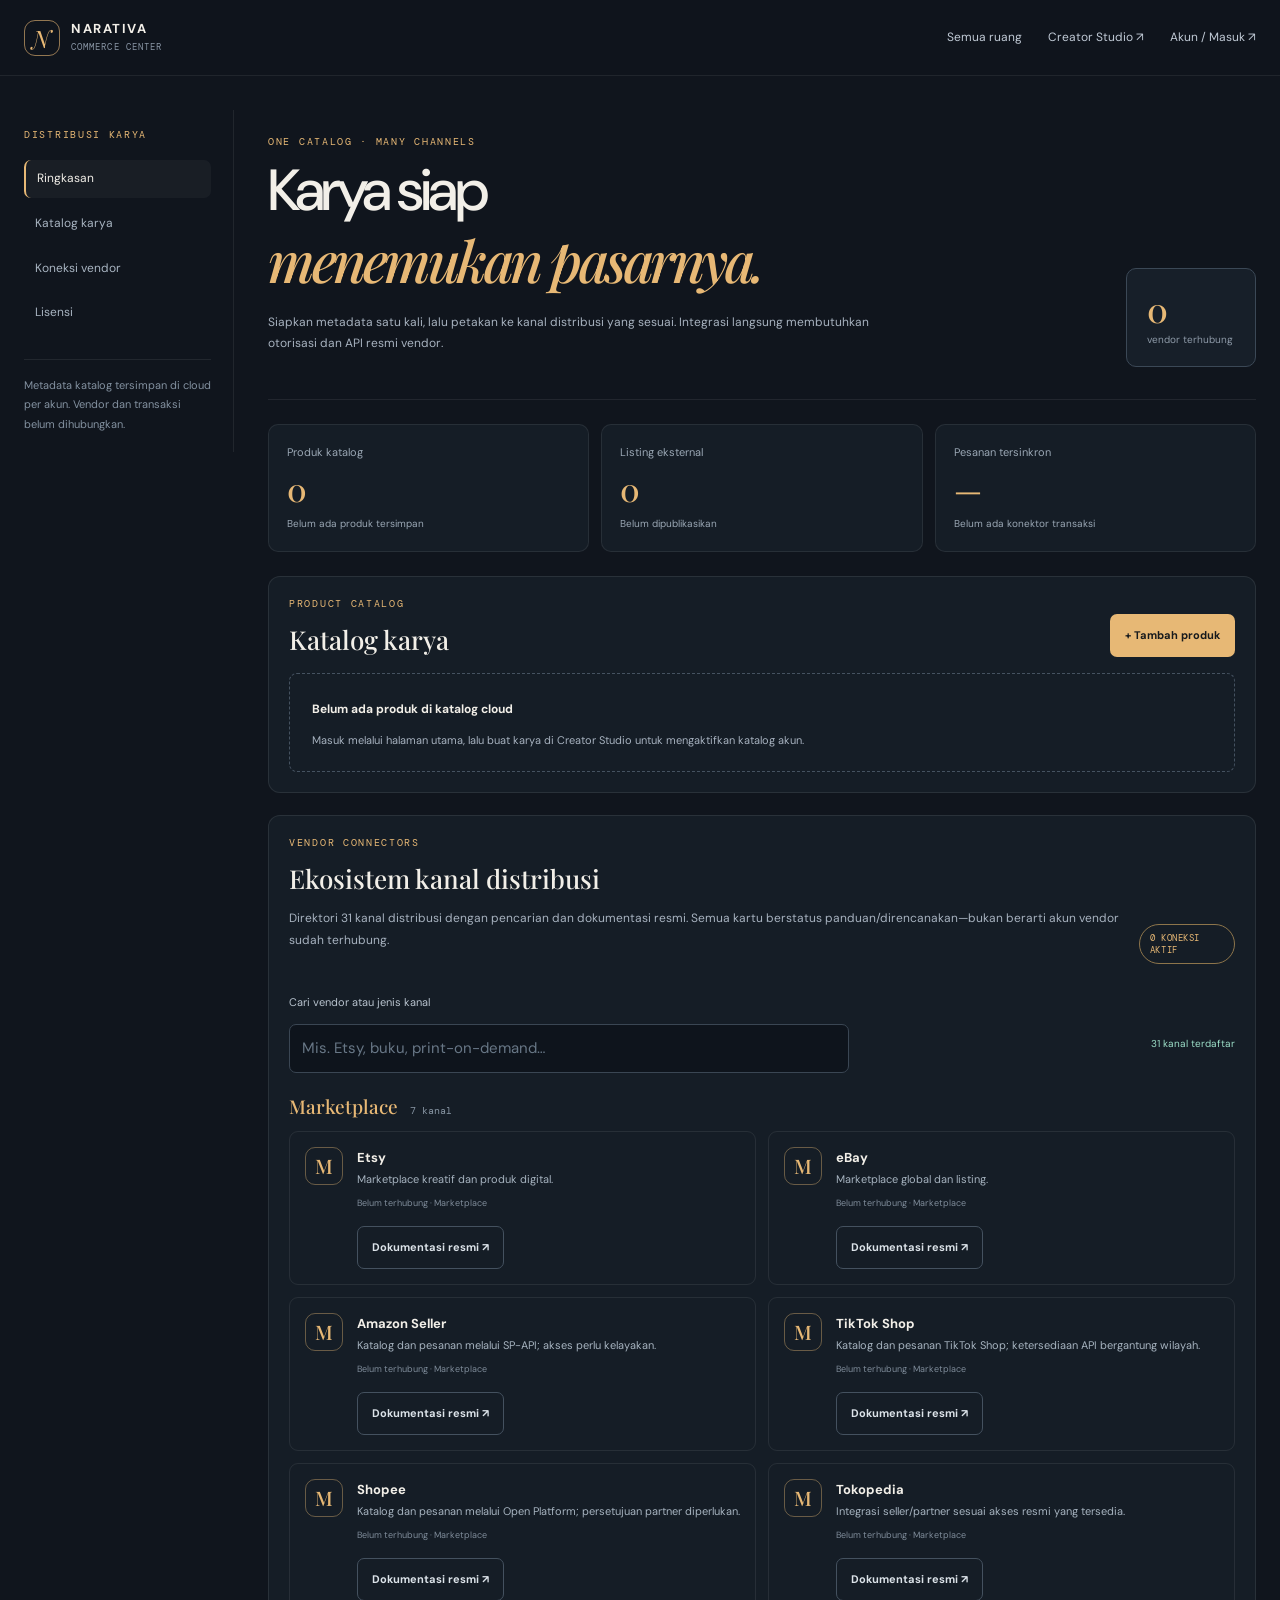
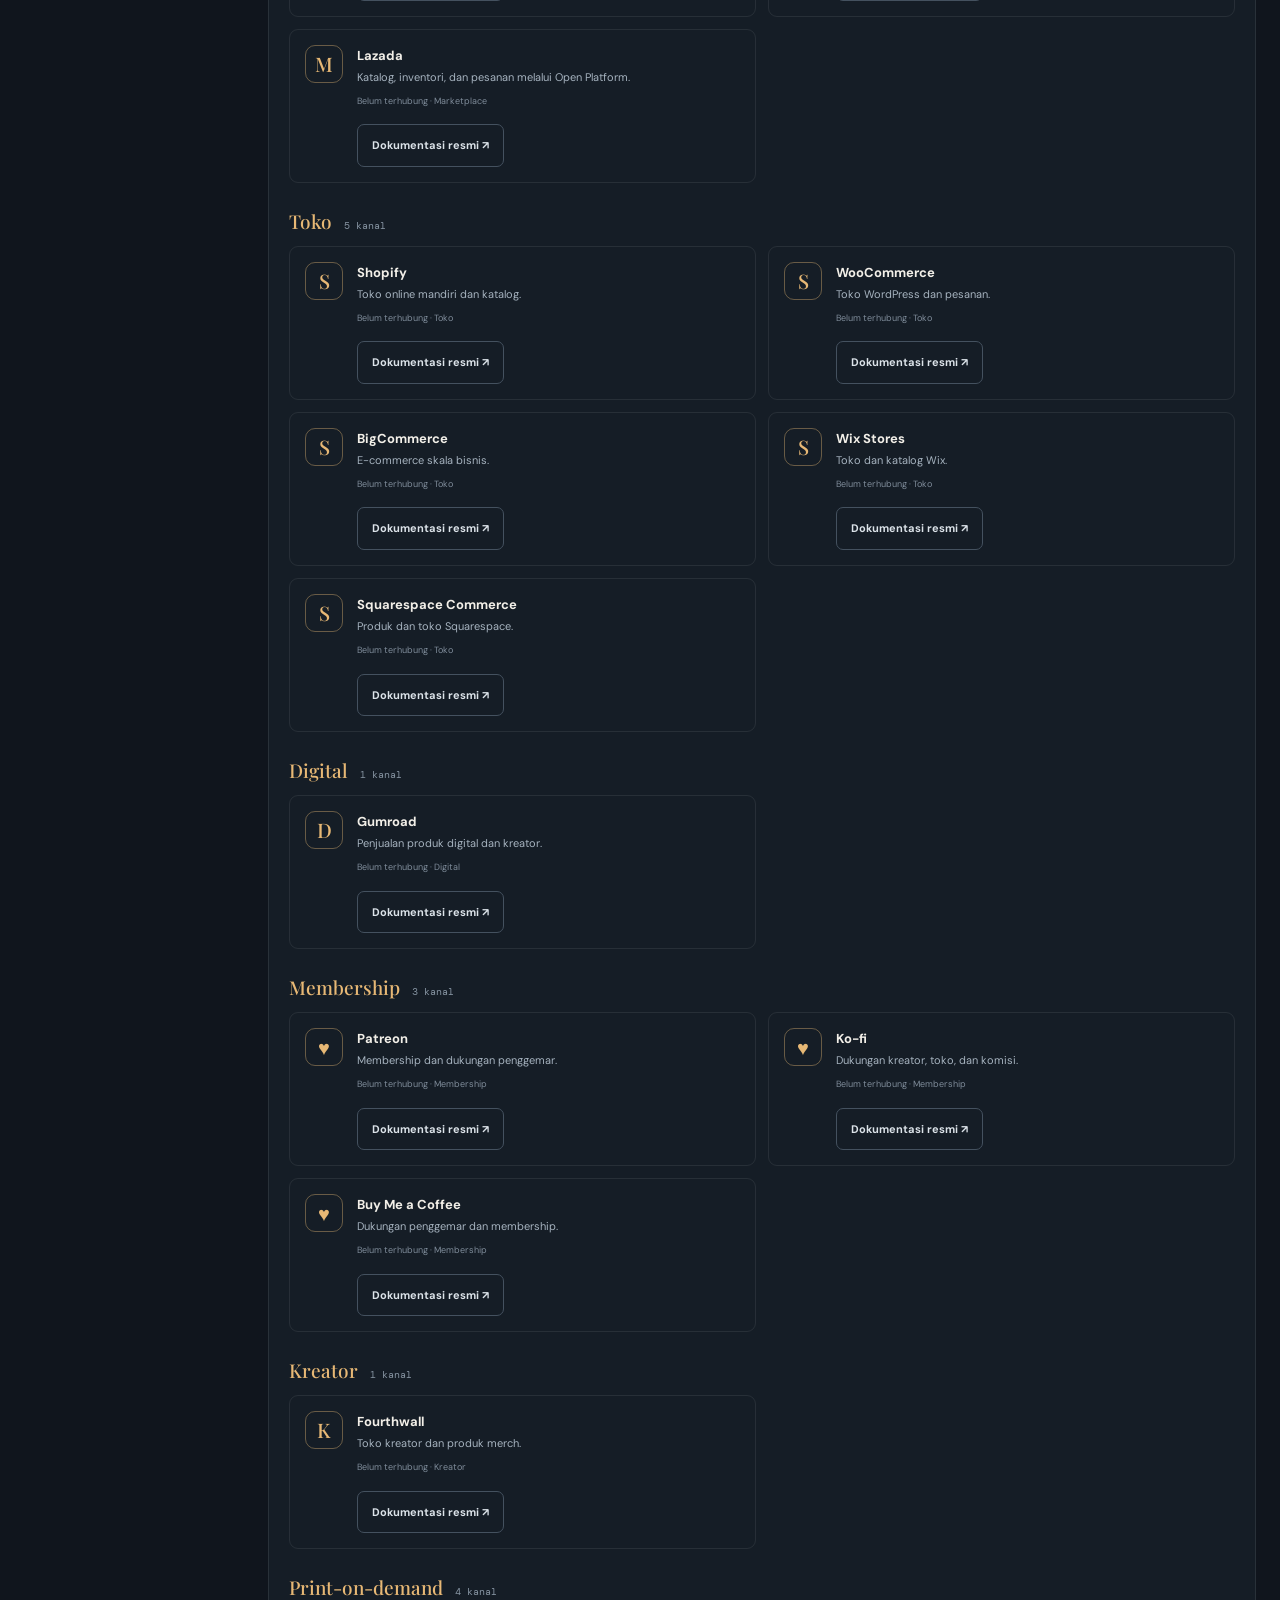
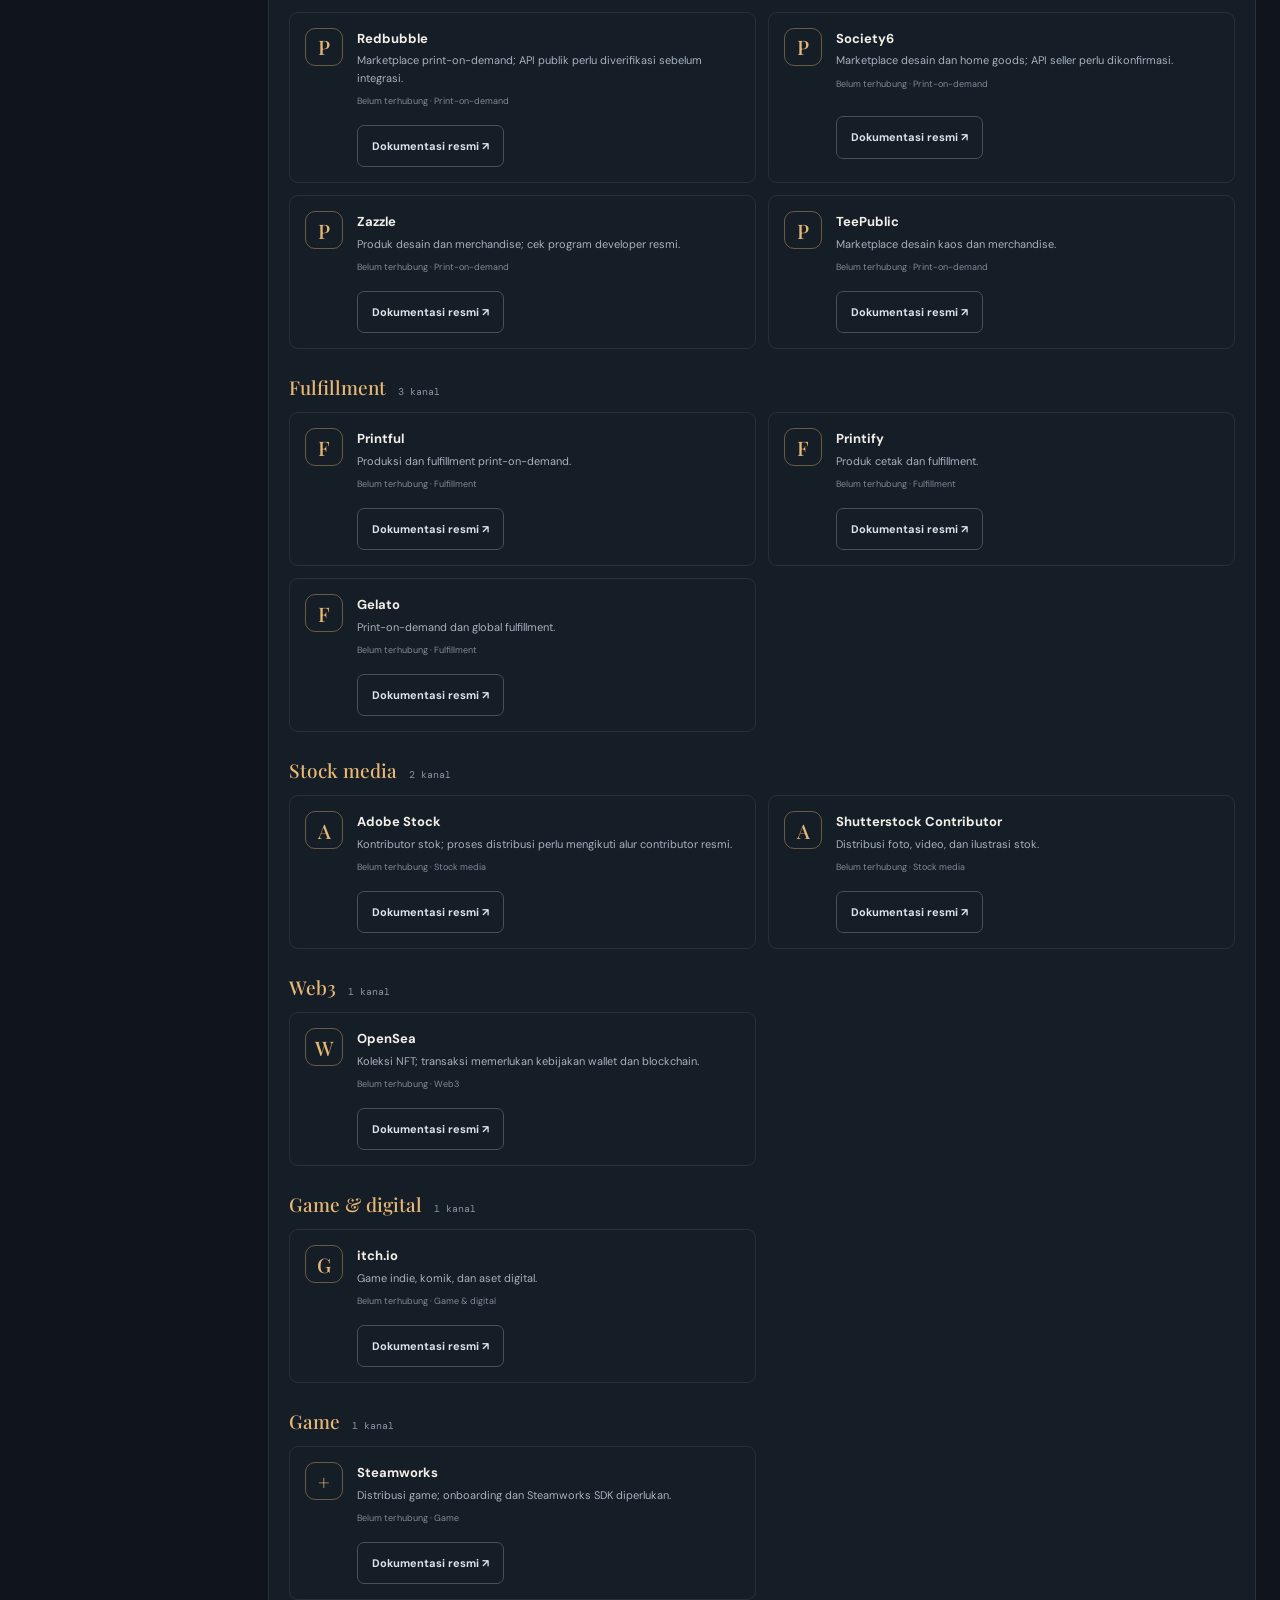
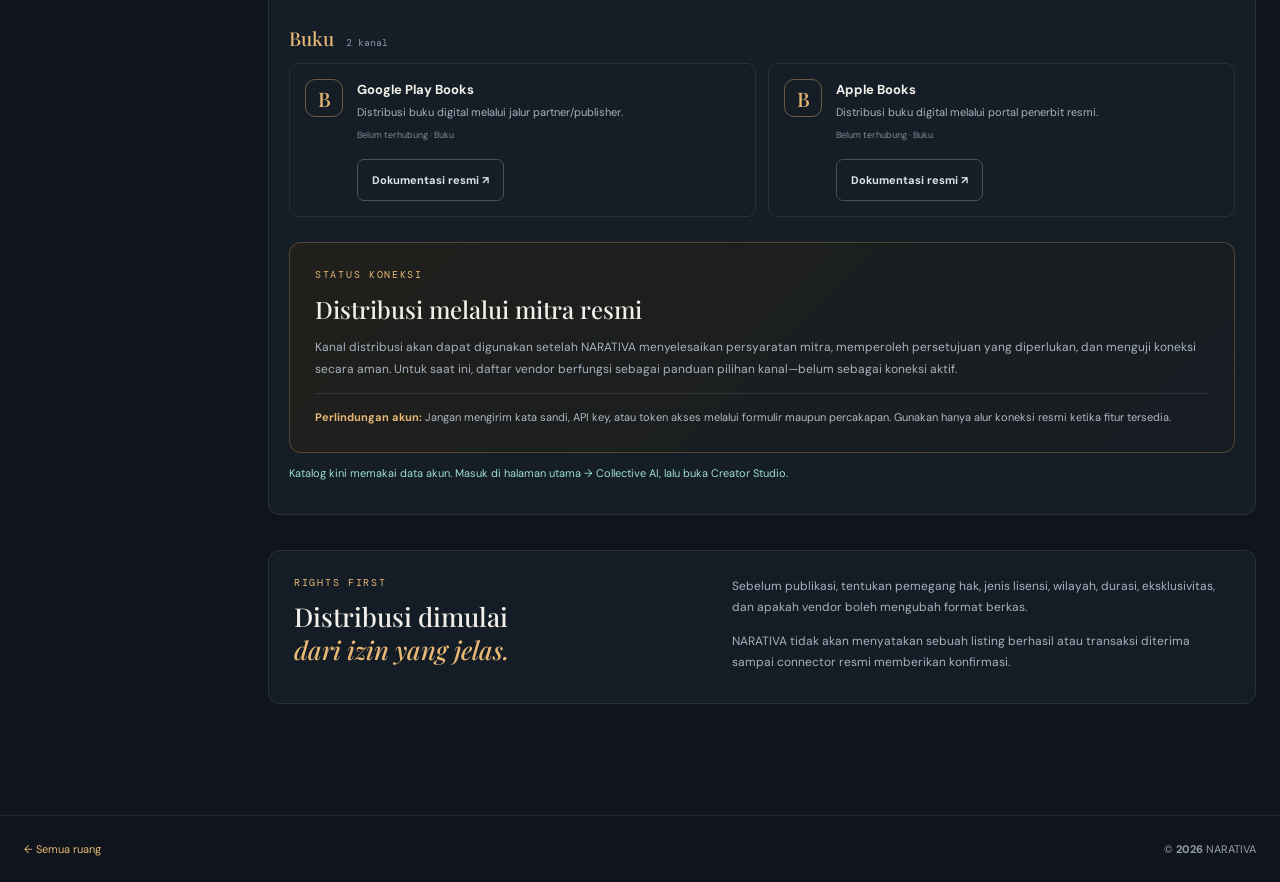
<file: website/commerce.html>
<!doctype html>
<html lang="id"><head><meta charset="utf-8"><meta name="viewport" content="width=device-width,initial-scale=1"><meta name="theme-color" content="#10151d"><meta name="description" content="Commerce Center NARATIVA untuk katalog, lisensi, dan persiapan distribusi karya digital."><title>Commerce Center — NARATIVA</title>
<link rel="canonical" href="https://yudi8377.github.io/NARATIVA/commerce.html">
<meta property="og:type" content="website">
<meta property="og:site_name" content="NARATIVA">
<meta property="og:title" content="Commerce Center — NARATIVA">
<meta property="og:description" content="Commerce Center NARATIVA untuk katalog, lisensi, dan persiapan distribusi karya digital.">
<meta property="og:url" content="https://yudi8377.github.io/NARATIVA/commerce.html">
<meta name="twitter:card" content="summary"><link rel="stylesheet" href="experience.css"><script defer src="vendor/supabase.js"></script><script defer src="experiences.js"></script></head>
<body data-page="commerce"><header class="x-top"><a class="x-brand" href="index.html"><span class="x-mark">N</span><span>NARATIVA<small>COMMERCE CENTER</small></span></a><nav><a href="spaces.html">Semua ruang</a><a href="creator.html">Creator Studio ↗</a><a href="index.html#collective">Akun / Masuk ↗</a></nav></header>
<main class="x-wrap x-app"><aside class="x-side"><p class="x-eyebrow">DISTRIBUSI KARYA</p><a class="is-current" href="#overview">Ringkasan</a><a href="#catalog">Katalog karya</a><a href="#vendors">Koneksi vendor</a><a href="#licensing">Lisensi</a><div class="x-side-note">Metadata katalog tersimpan di cloud per akun. Vendor dan transaksi belum dihubungkan.</div></aside>
<div class="x-content"><section class="x-page-head"><div><p class="x-eyebrow">ONE CATALOG · MANY CHANNELS</p><h1>Karya siap<br><em>menemukan pasarnya.</em></h1><p class="x-muted">Siapkan metadata satu kali, lalu petakan ke kanal distribusi yang sesuai. Integrasi langsung membutuhkan otorisasi dan API resmi vendor.</p></div><div class="x-mini-stat"><strong id="connectedVendorCount">0</strong><span>vendor terhubung</span></div></section>
<section id="overview" class="x-metric-grid"><article><span>Produk katalog</span><strong id="commerceCount">0</strong><small>Belum ada produk tersimpan</small></article><article><span>Listing eksternal</span><strong>0</strong><small>Belum dipublikasikan</small></article><article><span>Pesanan tersinkron</span><strong>—</strong><small>Belum ada konektor transaksi</small></article></section>
<section id="catalog" class="x-panel"><div class="x-section-head"><div><p class="x-eyebrow">PRODUCT CATALOG</p><h2>Katalog karya</h2></div><button class="x-button x-primary" id="addProduct">+ Tambah produk</button></div><form id="productForm" class="x-product-form" hidden><label>Karya dari Creator Studio<select id="productBook" required><option value="">Memuat karya akun…</option></select></label><label>Nama karya<input id="productName" readonly required maxlength="140" placeholder="Pilih karya di atas"></label><label>Jenis karya<select id="productType"><option value="digital_book">Komik / buku digital</option><option value="photo">Foto / ilustrasi</option><option value="audio_video">Audio / video</option><option value="design_asset">Template / aset desain</option><option value="model_3d">Model 3D / CAD</option><option value="license">Lisensi penggunaan</option></select></label><label>Harga referensi (IDR)<input id="productPrice" type="number" min="0" step="1000" placeholder="0"></label><label>Hak distribusi<select id="productRights"><option>Hak penuh di tangan kreator</option><option>Lisensi komersial terbatas</option><option>Perlu pemeriksaan hak</option></select></label><label>Status produk<select id="productStatus"><option value="draft">Draft katalog</option><option value="active">Aktif — karya harus sudah terbit</option><option value="archived">Arsip</option></select></label><div class="x-editor-actions"><button class="x-button x-primary" type="submit">Simpan metadata katalog</button><button class="x-button x-secondary" id="cancelProduct" type="button">Batal</button></div></form><div id="productList" class="x-product-list"><div class="x-empty"><strong>Katalog masih kosong</strong><p>Pilih karya yang sudah tersimpan di Creator Studio untuk membuat produk katalog. Checkout dan transaksi belum aktif.</p></div></div></section>
<section id="vendors" class="x-panel"><div class="x-section-head"><div><p class="x-eyebrow">VENDOR CONNECTORS</p><h2>Ekosistem kanal distribusi</h2><p class="x-muted">Direktori 31 kanal distribusi dengan pencarian dan dokumentasi resmi. Semua kartu berstatus panduan/direncanakan—bukan berarti akun vendor sudah terhubung.</p></div><span class="x-status-pill">0 KONEKSI AKTIF</span></div>
<div class="x-vendor-tools"><label for="vendorSearch">Cari vendor atau jenis kanal</label><input id="vendorSearch" type="search" placeholder="Mis. Etsy, buku, print-on-demand…"><span id="vendorResults" aria-live="polite">31 kanal terdaftar</span></div>
<div class="x-vendor-groups"><div class="x-vendor-group"><h3>Marketplace <small>7 kanal</small></h3><div class="x-vendor-grid"><article class="x-vendor" data-vendor-card data-name="etsy" data-category="marketplace"><div class="x-vendor-icon">M</div><div><h3>Etsy</h3><p>Marketplace kreatif dan produk digital.</p><small id="etsyVendorCardStatus">Belum terhubung · Marketplace</small></div><button type="button" data-vendor="Etsy" data-doc="https://developer.etsy.com/documentation/" class="x-button x-secondary">Dokumentasi resmi ↗</button></article><article class="x-vendor" data-vendor-card data-name="ebay" data-category="marketplace"><div class="x-vendor-icon">M</div><div><h3>eBay</h3><p>Marketplace global dan listing.</p><small>Belum terhubung · Marketplace</small></div><button type="button" data-vendor="eBay" data-doc="https://developer.ebay.com/api-docs/static/overview.html" class="x-button x-secondary">Dokumentasi resmi ↗</button></article><article class="x-vendor" data-vendor-card data-name="amazon seller" data-category="marketplace"><div class="x-vendor-icon">M</div><div><h3>Amazon Seller</h3><p>Katalog dan pesanan melalui SP-API; akses perlu kelayakan.</p><small>Belum terhubung · Marketplace</small></div><button type="button" data-vendor="Amazon Seller" data-doc="https://developer-docs.amazon.com/sp-api/" class="x-button x-secondary">Dokumentasi resmi ↗</button></article><article class="x-vendor" data-vendor-card data-name="tiktok shop" data-category="marketplace"><div class="x-vendor-icon">M</div><div><h3>TikTok Shop</h3><p>Katalog dan pesanan TikTok Shop; ketersediaan API bergantung wilayah.</p><small>Belum terhubung · Marketplace</small></div><button type="button" data-vendor="TikTok Shop" data-doc="https://partner.tiktokshop.com/docv2" class="x-button x-secondary">Dokumentasi resmi ↗</button></article><article class="x-vendor" data-vendor-card data-name="shopee" data-category="marketplace"><div class="x-vendor-icon">M</div><div><h3>Shopee</h3><p>Katalog dan pesanan melalui Open Platform; persetujuan partner diperlukan.</p><small>Belum terhubung · Marketplace</small></div><button type="button" data-vendor="Shopee" data-doc="https://open.shopee.com/" class="x-button x-secondary">Dokumentasi resmi ↗</button></article><article class="x-vendor" data-vendor-card data-name="tokopedia" data-category="marketplace"><div class="x-vendor-icon">M</div><div><h3>Tokopedia</h3><p>Integrasi seller/partner sesuai akses resmi yang tersedia.</p><small>Belum terhubung · Marketplace</small></div><button type="button" data-vendor="Tokopedia" data-doc="https://developer.tokopedia.com/" class="x-button x-secondary">Dokumentasi resmi ↗</button></article><article class="x-vendor" data-vendor-card data-name="lazada" data-category="marketplace"><div class="x-vendor-icon">M</div><div><h3>Lazada</h3><p>Katalog, inventori, dan pesanan melalui Open Platform.</p><small>Belum terhubung · Marketplace</small></div><button type="button" data-vendor="Lazada" data-doc="https://open.lazada.com/" class="x-button x-secondary">Dokumentasi resmi ↗</button></article></div></div><div class="x-vendor-group"><h3>Toko <small>5 kanal</small></h3><div class="x-vendor-grid"><article class="x-vendor" data-vendor-card data-name="shopify" data-category="toko"><div class="x-vendor-icon">S</div><div><h3>Shopify</h3><p>Toko online mandiri dan katalog.</p><small>Belum terhubung · Toko</small></div><button type="button" data-vendor="Shopify" data-doc="https://shopify.dev/docs/apps/build/authentication-authorization" class="x-button x-secondary">Dokumentasi resmi ↗</button></article><article class="x-vendor" data-vendor-card data-name="woocommerce" data-category="toko"><div class="x-vendor-icon">S</div><div><h3>WooCommerce</h3><p>Toko WordPress dan pesanan.</p><small>Belum terhubung · Toko</small></div><button type="button" data-vendor="WooCommerce" data-doc="https://woocommerce.github.io/woocommerce-rest-api-docs/" class="x-button x-secondary">Dokumentasi resmi ↗</button></article><article class="x-vendor" data-vendor-card data-name="bigcommerce" data-category="toko"><div class="x-vendor-icon">S</div><div><h3>BigCommerce</h3><p>E-commerce skala bisnis.</p><small>Belum terhubung · Toko</small></div><button type="button" data-vendor="BigCommerce" data-doc="https://developer.bigcommerce.com/docs" class="x-button x-secondary">Dokumentasi resmi ↗</button></article><article class="x-vendor" data-vendor-card data-name="wix stores" data-category="toko"><div class="x-vendor-icon">S</div><div><h3>Wix Stores</h3><p>Toko dan katalog Wix.</p><small>Belum terhubung · Toko</small></div><button type="button" data-vendor="Wix Stores" data-doc="https://dev.wix.com/docs/rest/business-solutions/stores" class="x-button x-secondary">Dokumentasi resmi ↗</button></article><article class="x-vendor" data-vendor-card data-name="squarespace commerce" data-category="toko"><div class="x-vendor-icon">S</div><div><h3>Squarespace Commerce</h3><p>Produk dan toko Squarespace.</p><small>Belum terhubung · Toko</small></div><button type="button" data-vendor="Squarespace Commerce" data-doc="https://developers.squarespace.com/" class="x-button x-secondary">Dokumentasi resmi ↗</button></article></div></div><div class="x-vendor-group"><h3>Digital <small>1 kanal</small></h3><div class="x-vendor-grid"><article class="x-vendor" data-vendor-card data-name="gumroad" data-category="digital"><div class="x-vendor-icon">D</div><div><h3>Gumroad</h3><p>Penjualan produk digital dan kreator.</p><small>Belum terhubung · Digital</small></div><button type="button" data-vendor="Gumroad" data-doc="https://gumroad.com/api" class="x-button x-secondary">Dokumentasi resmi ↗</button></article></div></div><div class="x-vendor-group"><h3>Membership <small>3 kanal</small></h3><div class="x-vendor-grid"><article class="x-vendor" data-vendor-card data-name="patreon" data-category="membership"><div class="x-vendor-icon">♥</div><div><h3>Patreon</h3><p>Membership dan dukungan penggemar.</p><small>Belum terhubung · Membership</small></div><button type="button" data-vendor="Patreon" data-doc="https://docs.patreon.com/" class="x-button x-secondary">Dokumentasi resmi ↗</button></article><article class="x-vendor" data-vendor-card data-name="ko-fi" data-category="membership"><div class="x-vendor-icon">♥</div><div><h3>Ko-fi</h3><p>Dukungan kreator, toko, dan komisi.</p><small>Belum terhubung · Membership</small></div><button type="button" data-vendor="Ko-fi" data-doc="https://ko-fi.com/manage/integrations" class="x-button x-secondary">Dokumentasi resmi ↗</button></article><article class="x-vendor" data-vendor-card data-name="buy me a coffee" data-category="membership"><div class="x-vendor-icon">♥</div><div><h3>Buy Me a Coffee</h3><p>Dukungan penggemar dan membership.</p><small>Belum terhubung · Membership</small></div><button type="button" data-vendor="Buy Me a Coffee" data-doc="https://developers.buymeacoffee.com/" class="x-button x-secondary">Dokumentasi resmi ↗</button></article></div></div><div class="x-vendor-group"><h3>Kreator <small>1 kanal</small></h3><div class="x-vendor-grid"><article class="x-vendor" data-vendor-card data-name="fourthwall" data-category="kreator"><div class="x-vendor-icon">K</div><div><h3>Fourthwall</h3><p>Toko kreator dan produk merch.</p><small>Belum terhubung · Kreator</small></div><button type="button" data-vendor="Fourthwall" data-doc="https://docs.fourthwall.com/" class="x-button x-secondary">Dokumentasi resmi ↗</button></article></div></div><div class="x-vendor-group"><h3>Print-on-demand <small>4 kanal</small></h3><div class="x-vendor-grid"><article class="x-vendor" data-vendor-card data-name="redbubble" data-category="print-on-demand"><div class="x-vendor-icon">P</div><div><h3>Redbubble</h3><p>Marketplace print-on-demand; API publik perlu diverifikasi sebelum integrasi.</p><small>Belum terhubung · Print-on-demand</small></div><button type="button" data-vendor="Redbubble" data-doc="https://www.redbubble.com/" class="x-button x-secondary">Dokumentasi resmi ↗</button></article><article class="x-vendor" data-vendor-card data-name="society6" data-category="print-on-demand"><div class="x-vendor-icon">P</div><div><h3>Society6</h3><p>Marketplace desain dan home goods; API seller perlu dikonfirmasi.</p><small>Belum terhubung · Print-on-demand</small></div><button type="button" data-vendor="Society6" data-doc="https://society6.com/" class="x-button x-secondary">Dokumentasi resmi ↗</button></article><article class="x-vendor" data-vendor-card data-name="zazzle" data-category="print-on-demand"><div class="x-vendor-icon">P</div><div><h3>Zazzle</h3><p>Produk desain dan merchandise; cek program developer resmi.</p><small>Belum terhubung · Print-on-demand</small></div><button type="button" data-vendor="Zazzle" data-doc="https://www.zazzle.com/" class="x-button x-secondary">Dokumentasi resmi ↗</button></article><article class="x-vendor" data-vendor-card data-name="teepublic" data-category="print-on-demand"><div class="x-vendor-icon">P</div><div><h3>TeePublic</h3><p>Marketplace desain kaos dan merchandise.</p><small>Belum terhubung · Print-on-demand</small></div><button type="button" data-vendor="TeePublic" data-doc="https://www.teepublic.com/" class="x-button x-secondary">Dokumentasi resmi ↗</button></article></div></div><div class="x-vendor-group"><h3>Fulfillment <small>3 kanal</small></h3><div class="x-vendor-grid"><article class="x-vendor" data-vendor-card data-name="printful" data-category="fulfillment"><div class="x-vendor-icon">F</div><div><h3>Printful</h3><p>Produksi dan fulfillment print-on-demand.</p><small>Belum terhubung · Fulfillment</small></div><button type="button" data-vendor="Printful" data-doc="https://developers.printful.com/" class="x-button x-secondary">Dokumentasi resmi ↗</button></article><article class="x-vendor" data-vendor-card data-name="printify" data-category="fulfillment"><div class="x-vendor-icon">F</div><div><h3>Printify</h3><p>Produk cetak dan fulfillment.</p><small>Belum terhubung · Fulfillment</small></div><button type="button" data-vendor="Printify" data-doc="https://developers.printify.com/" class="x-button x-secondary">Dokumentasi resmi ↗</button></article><article class="x-vendor" data-vendor-card data-name="gelato" data-category="fulfillment"><div class="x-vendor-icon">F</div><div><h3>Gelato</h3><p>Print-on-demand dan global fulfillment.</p><small>Belum terhubung · Fulfillment</small></div><button type="button" data-vendor="Gelato" data-doc="https://dashboard.gelato.com/docs/" class="x-button x-secondary">Dokumentasi resmi ↗</button></article></div></div><div class="x-vendor-group"><h3>Stock media <small>2 kanal</small></h3><div class="x-vendor-grid"><article class="x-vendor" data-vendor-card data-name="adobe stock" data-category="stock media"><div class="x-vendor-icon">A</div><div><h3>Adobe Stock</h3><p>Kontributor stok; proses distribusi perlu mengikuti alur contributor resmi.</p><small>Belum terhubung · Stock media</small></div><button type="button" data-vendor="Adobe Stock" data-doc="https://contributor.stock.adobe.com/" class="x-button x-secondary">Dokumentasi resmi ↗</button></article><article class="x-vendor" data-vendor-card data-name="shutterstock contributor" data-category="stock media"><div class="x-vendor-icon">A</div><div><h3>Shutterstock Contributor</h3><p>Distribusi foto, video, dan ilustrasi stok.</p><small>Belum terhubung · Stock media</small></div><button type="button" data-vendor="Shutterstock Contributor" data-doc="https://submit.shutterstock.com/" class="x-button x-secondary">Dokumentasi resmi ↗</button></article></div></div><div class="x-vendor-group"><h3>Web3 <small>1 kanal</small></h3><div class="x-vendor-grid"><article class="x-vendor" data-vendor-card data-name="opensea" data-category="web3"><div class="x-vendor-icon">W</div><div><h3>OpenSea</h3><p>Koleksi NFT; transaksi memerlukan kebijakan wallet dan blockchain.</p><small>Belum terhubung · Web3</small></div><button type="button" data-vendor="OpenSea" data-doc="https://docs.opensea.io/" class="x-button x-secondary">Dokumentasi resmi ↗</button></article></div></div><div class="x-vendor-group"><h3>Game & digital <small>1 kanal</small></h3><div class="x-vendor-grid"><article class="x-vendor" data-vendor-card data-name="itch.io" data-category="game & digital"><div class="x-vendor-icon">G</div><div><h3>itch.io</h3><p>Game indie, komik, dan aset digital.</p><small>Belum terhubung · Game & digital</small></div><button type="button" data-vendor="itch.io" data-doc="https://itch.io/docs/creators/faq" class="x-button x-secondary">Dokumentasi resmi ↗</button></article></div></div><div class="x-vendor-group"><h3>Game <small>1 kanal</small></h3><div class="x-vendor-grid"><article class="x-vendor" data-vendor-card data-name="steamworks" data-category="game"><div class="x-vendor-icon">+</div><div><h3>Steamworks</h3><p>Distribusi game; onboarding dan Steamworks SDK diperlukan.</p><small>Belum terhubung · Game</small></div><button type="button" data-vendor="Steamworks" data-doc="https://partner.steamgames.com/doc/home" class="x-button x-secondary">Dokumentasi resmi ↗</button></article></div></div><div class="x-vendor-group"><h3>Buku <small>2 kanal</small></h3><div class="x-vendor-grid"><article class="x-vendor" data-vendor-card data-name="google play books" data-category="buku"><div class="x-vendor-icon">B</div><div><h3>Google Play Books</h3><p>Distribusi buku digital melalui jalur partner/publisher.</p><small>Belum terhubung · Buku</small></div><button type="button" data-vendor="Google Play Books" data-doc="https://support.google.com/books/partner/answer/3324395" class="x-button x-secondary">Dokumentasi resmi ↗</button></article><article class="x-vendor" data-vendor-card data-name="apple books" data-category="buku"><div class="x-vendor-icon">B</div><div><h3>Apple Books</h3><p>Distribusi buku digital melalui portal penerbit resmi.</p><small>Belum terhubung · Buku</small></div><button type="button" data-vendor="Apple Books" data-doc="https://authors.apple.com/" class="x-button x-secondary">Dokumentasi resmi ↗</button></article></div></div></div>
<div class="x-etsy-guide"><div><p class="x-eyebrow">STATUS KONEKSI</p><h3>Distribusi melalui mitra resmi</h3><p class="x-muted">Kanal distribusi akan dapat digunakan setelah NARATIVA menyelesaikan persyaratan mitra, memperoleh persetujuan yang diperlukan, dan menguji koneksi secara aman. Untuk saat ini, daftar vendor berfungsi sebagai panduan pilihan kanal—belum sebagai koneksi aktif.</p></div><div class="x-etsy-warning"><strong>Perlindungan akun:</strong> Jangan mengirim kata sandi, API key, atau token akses melalui formulir maupun percakapan. Gunakan hanya alur koneksi resmi ketika fitur tersedia.</div></div>
<p id="vendorNotice" class="x-feedback" role="status">Belum ada vendor yang terhubung. Pilih “Dokumentasi resmi” untuk persyaratan dan dokumentasi vendor.</p></section>
<section id="licensing" class="x-rights"><div><p class="x-eyebrow">RIGHTS FIRST</p><h2>Distribusi dimulai<br><em>dari izin yang jelas.</em></h2></div><div class="x-rights-grid"><p class="x-muted">Sebelum publikasi, tentukan pemegang hak, jenis lisensi, wilayah, durasi, eksklusivitas, dan apakah vendor boleh mengubah format berkas.</p><p class="x-muted">NARATIVA tidak akan menyatakan sebuah listing berhasil atau transaksi diterima sampai connector resmi memberikan konfirmasi.</p></div></section>
</div></main><footer class="x-footer"><a href="spaces.html">← Semua ruang</a><span>© <b data-year></b> NARATIVA</span></footer></body></html>
</file>
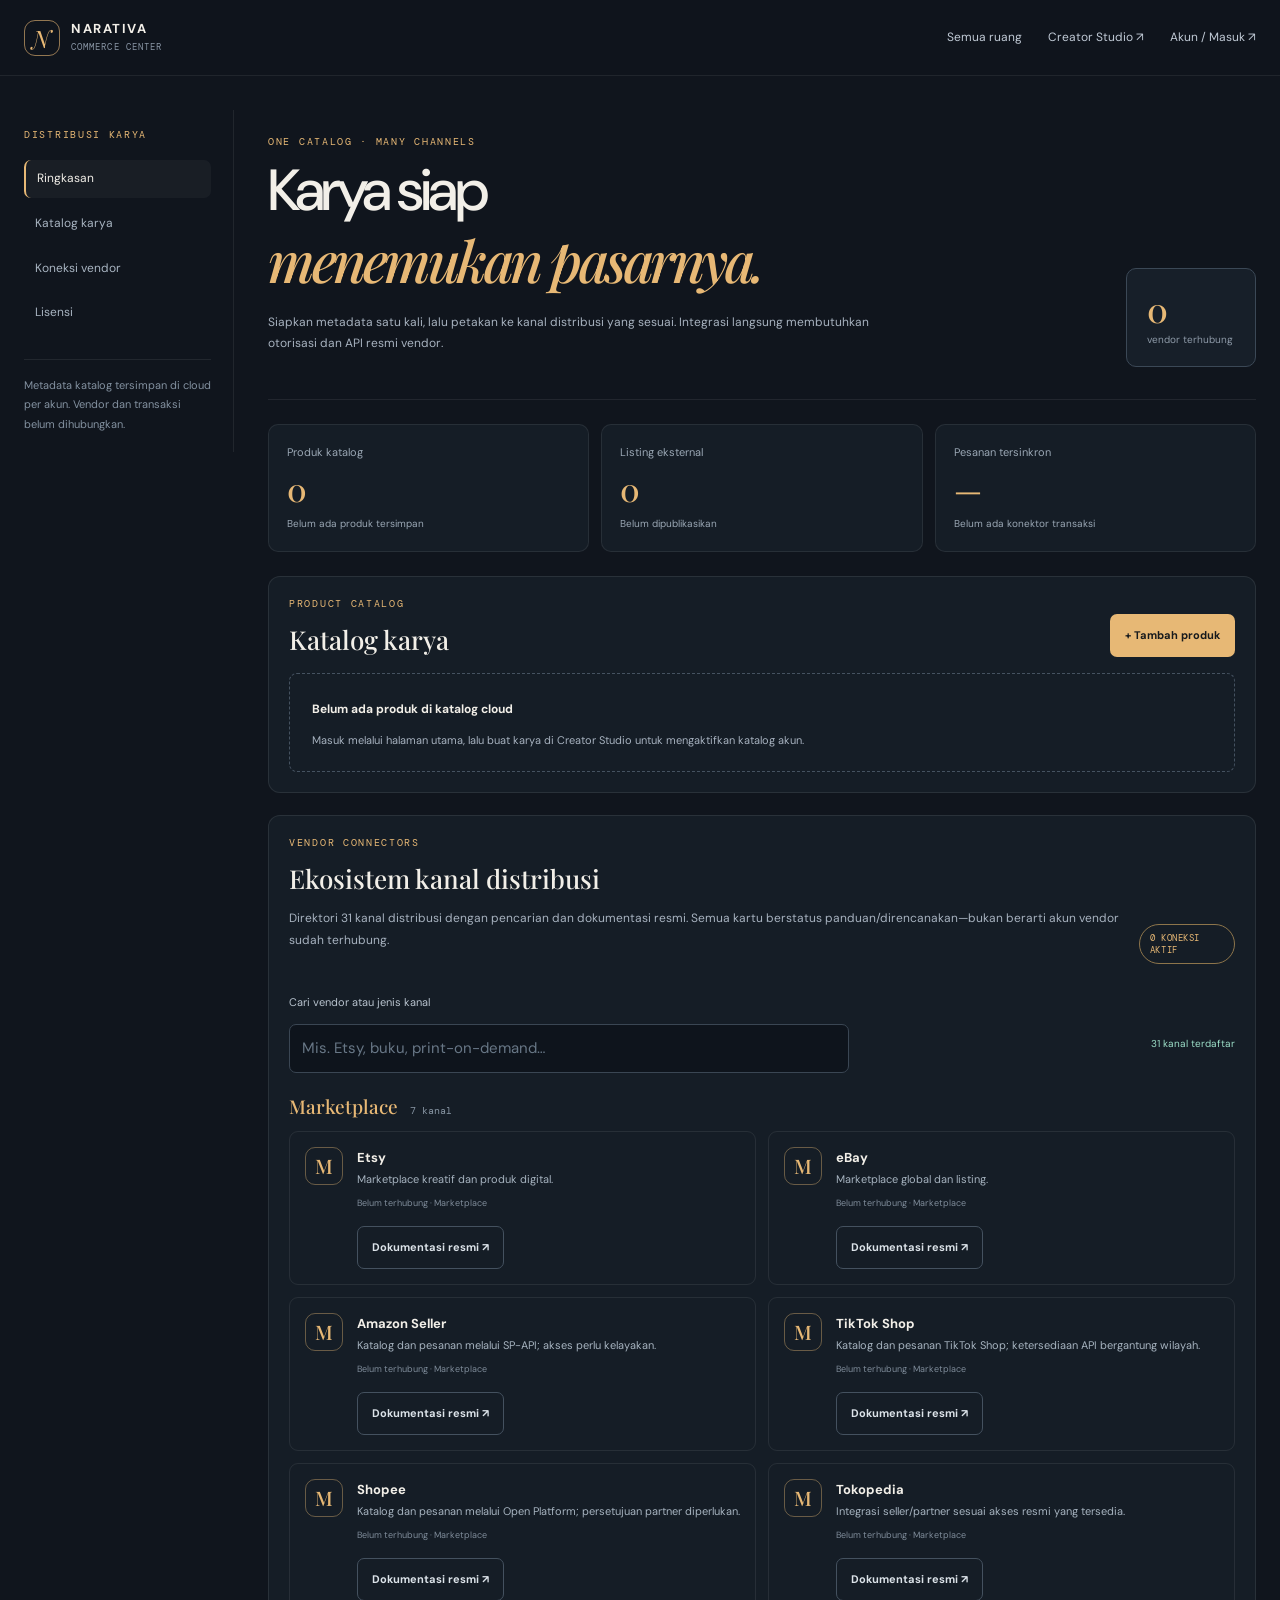
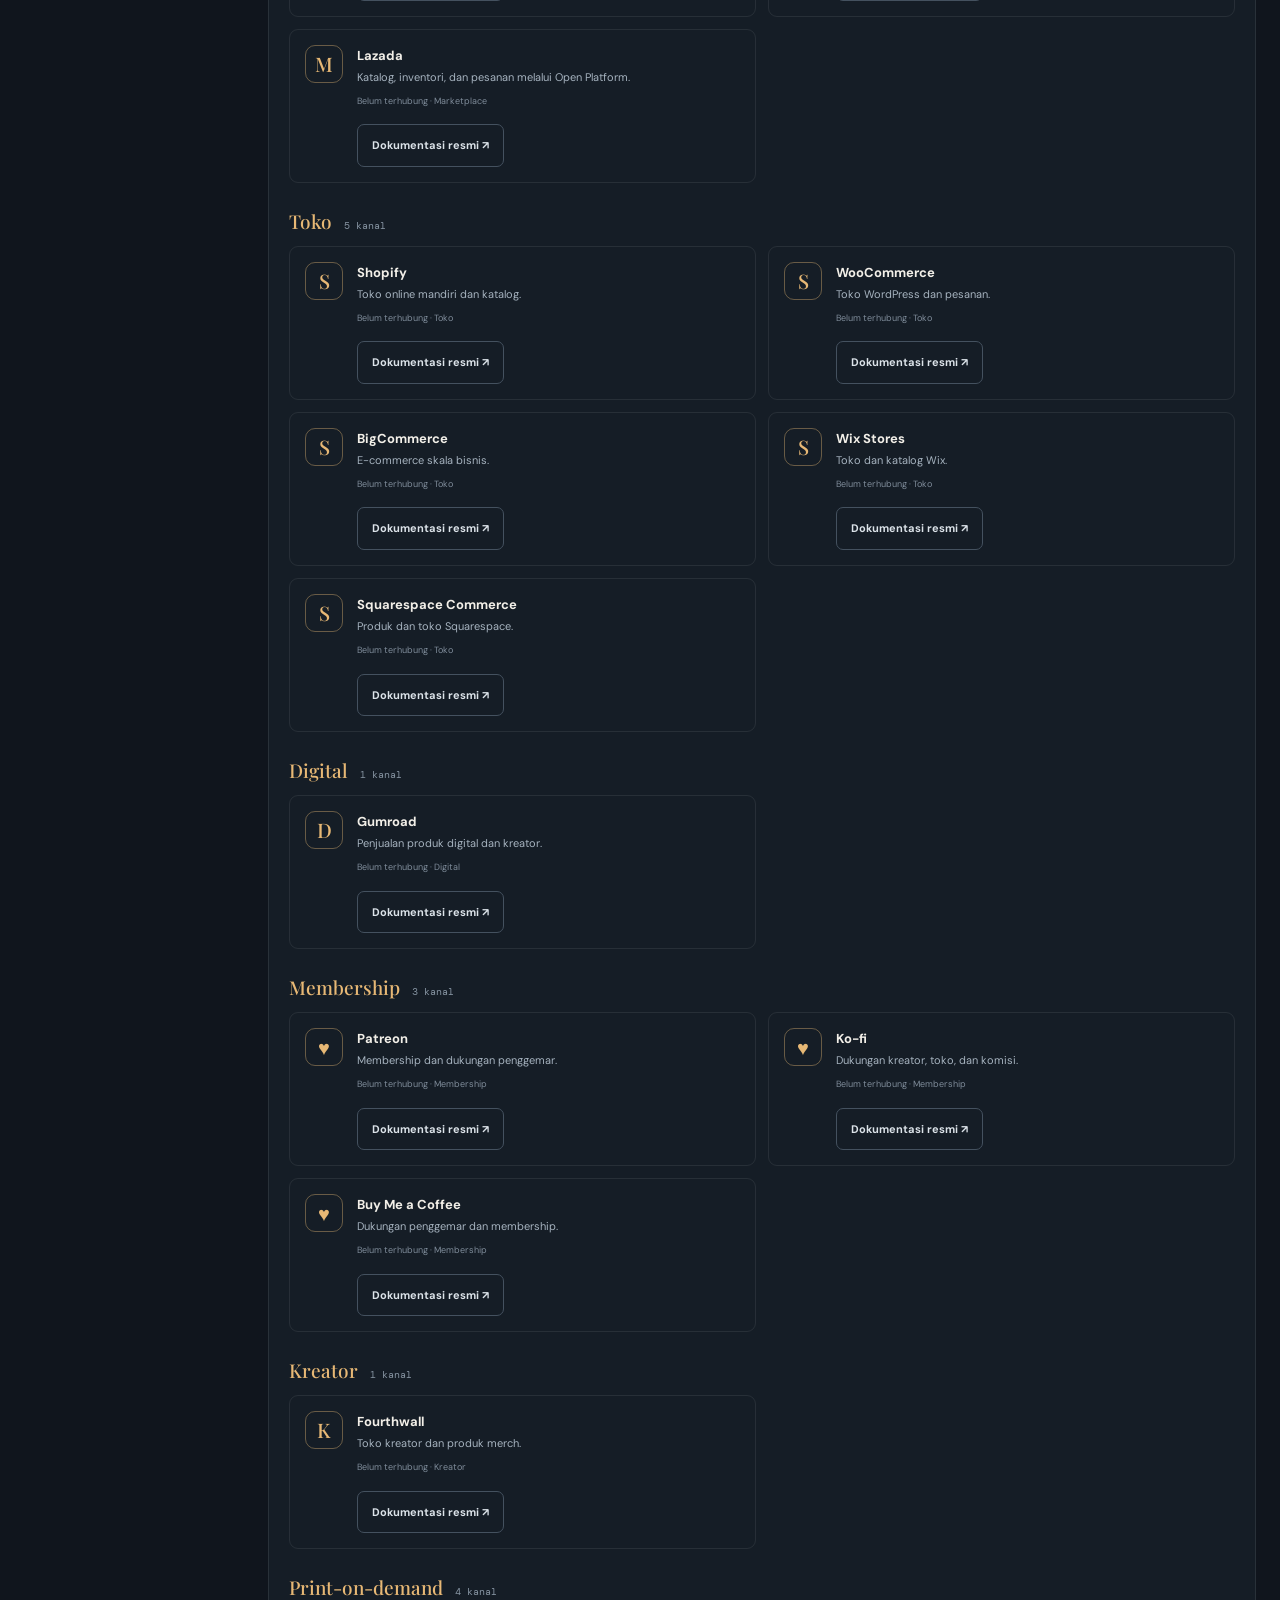
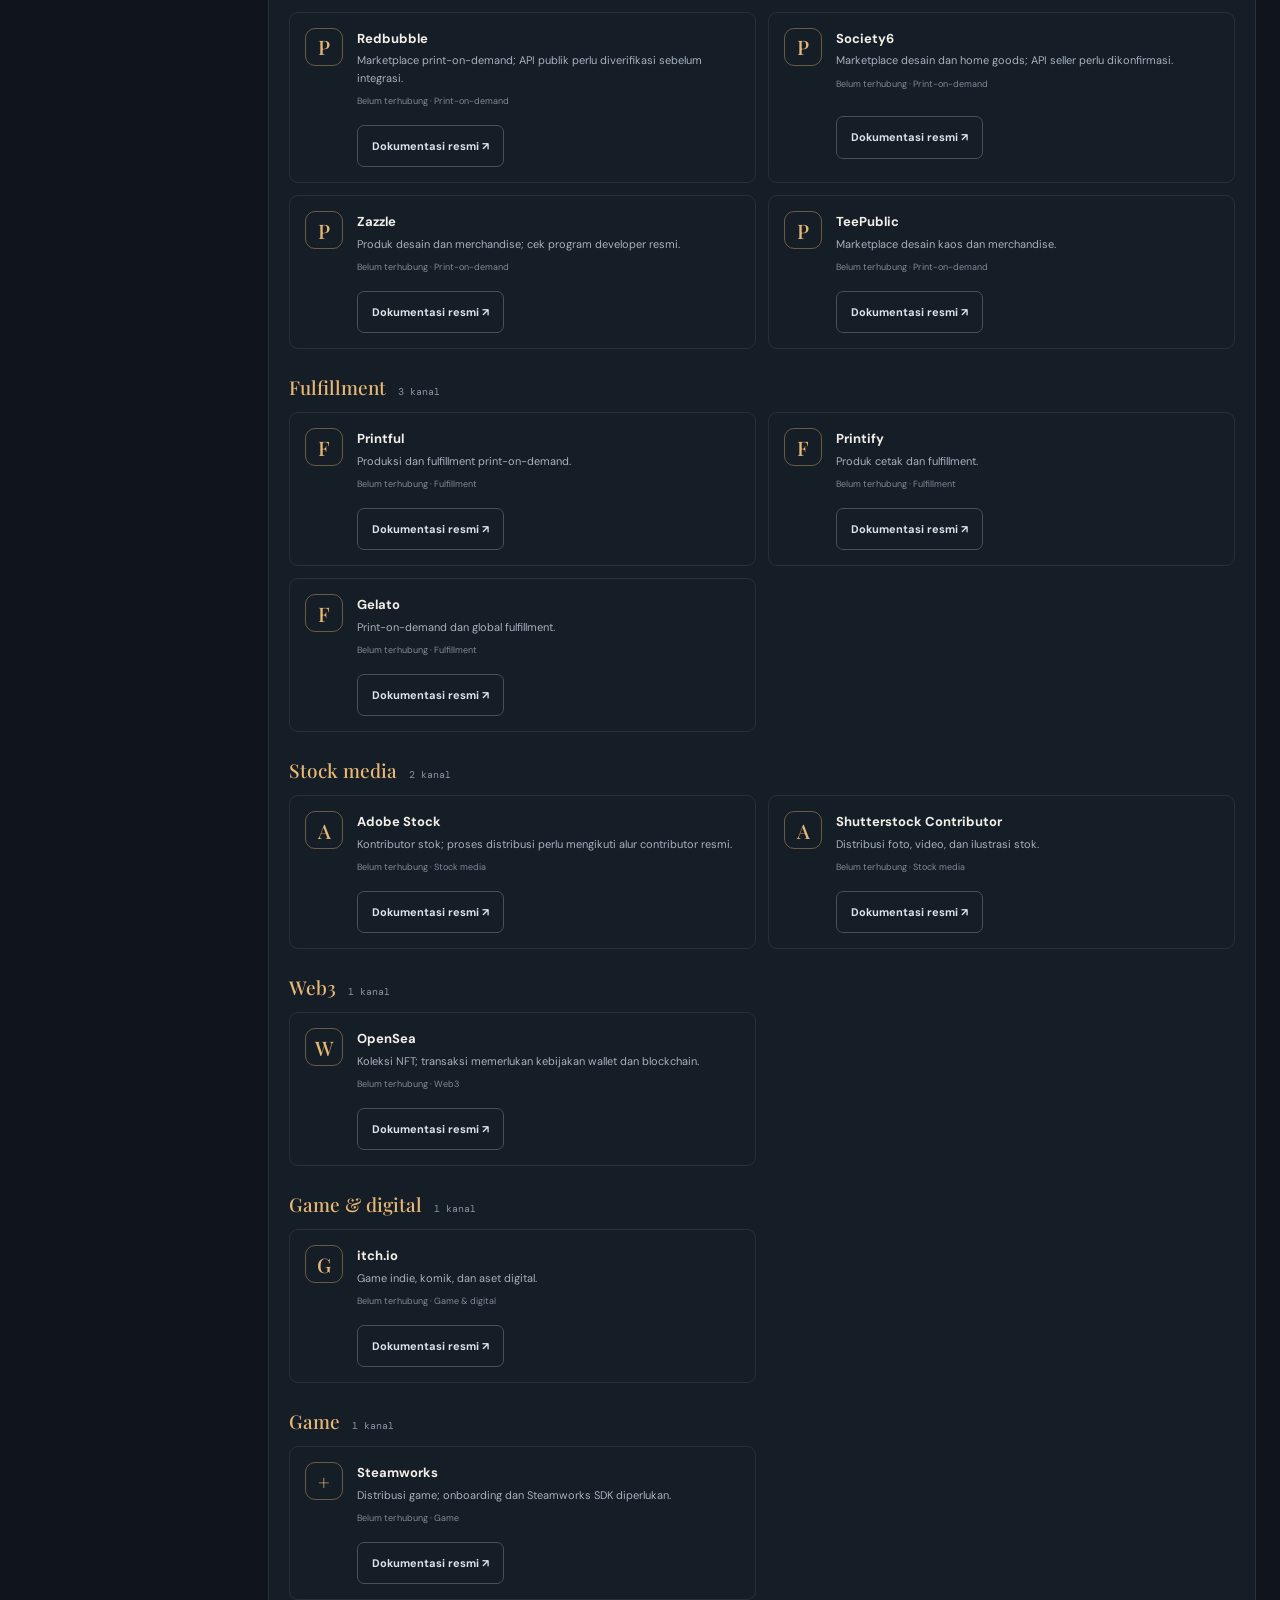
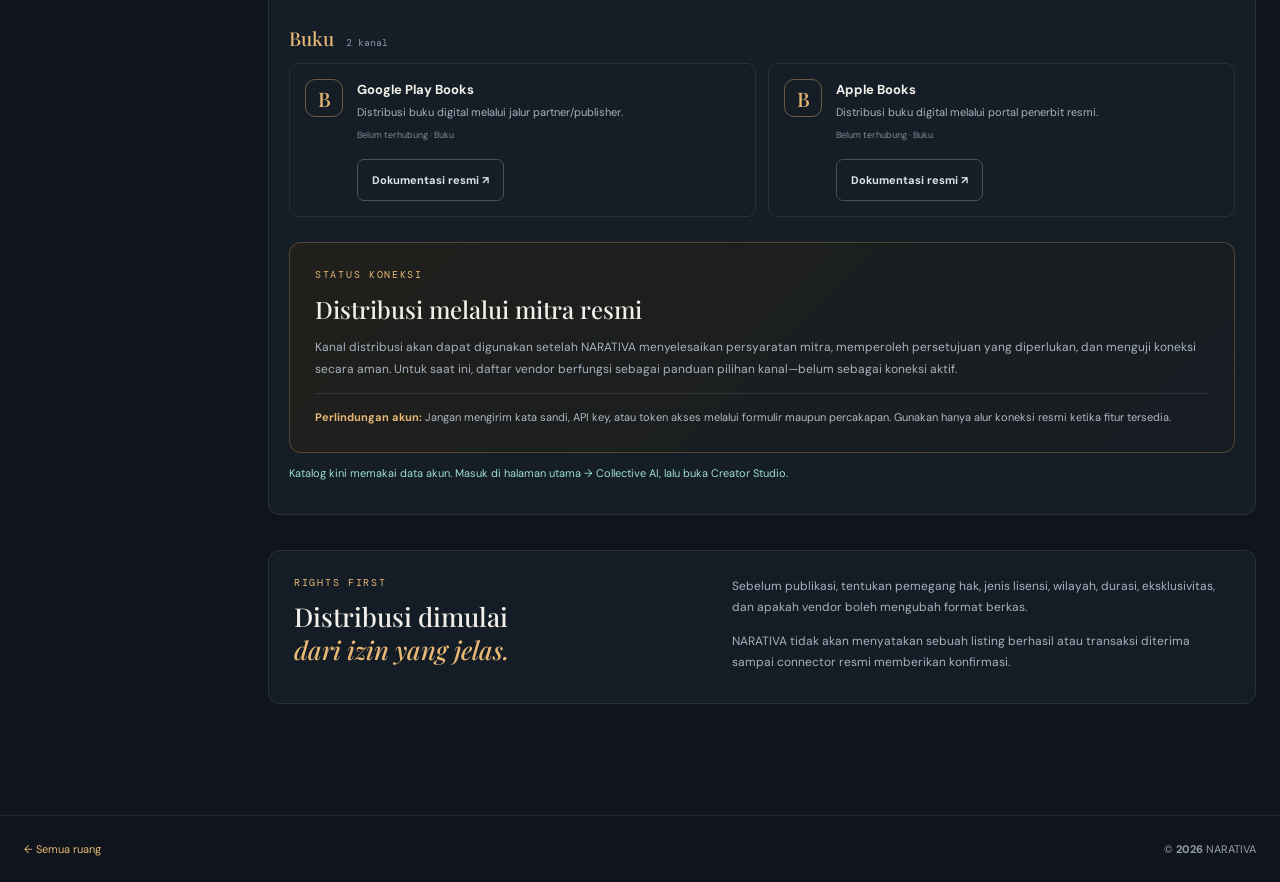
<file: website/connector-manager.html>
<!doctype html>
<html lang="id"><head><meta charset="utf-8"><meta name="viewport" content="width=device-width,initial-scale=1"><meta http-equiv="refresh" content="0;url=commerce.html#vendors"><meta name="robots" content="noindex,nofollow"><title>Kanal Distribusi — NARATIVA</title><script>location.replace("commerce.html#vendors");</script></head><body><p>Membuka direktori kanal distribusi NARATIVA… <a href="commerce.html#vendors">Lanjutkan</a></p></body></html>
</file>
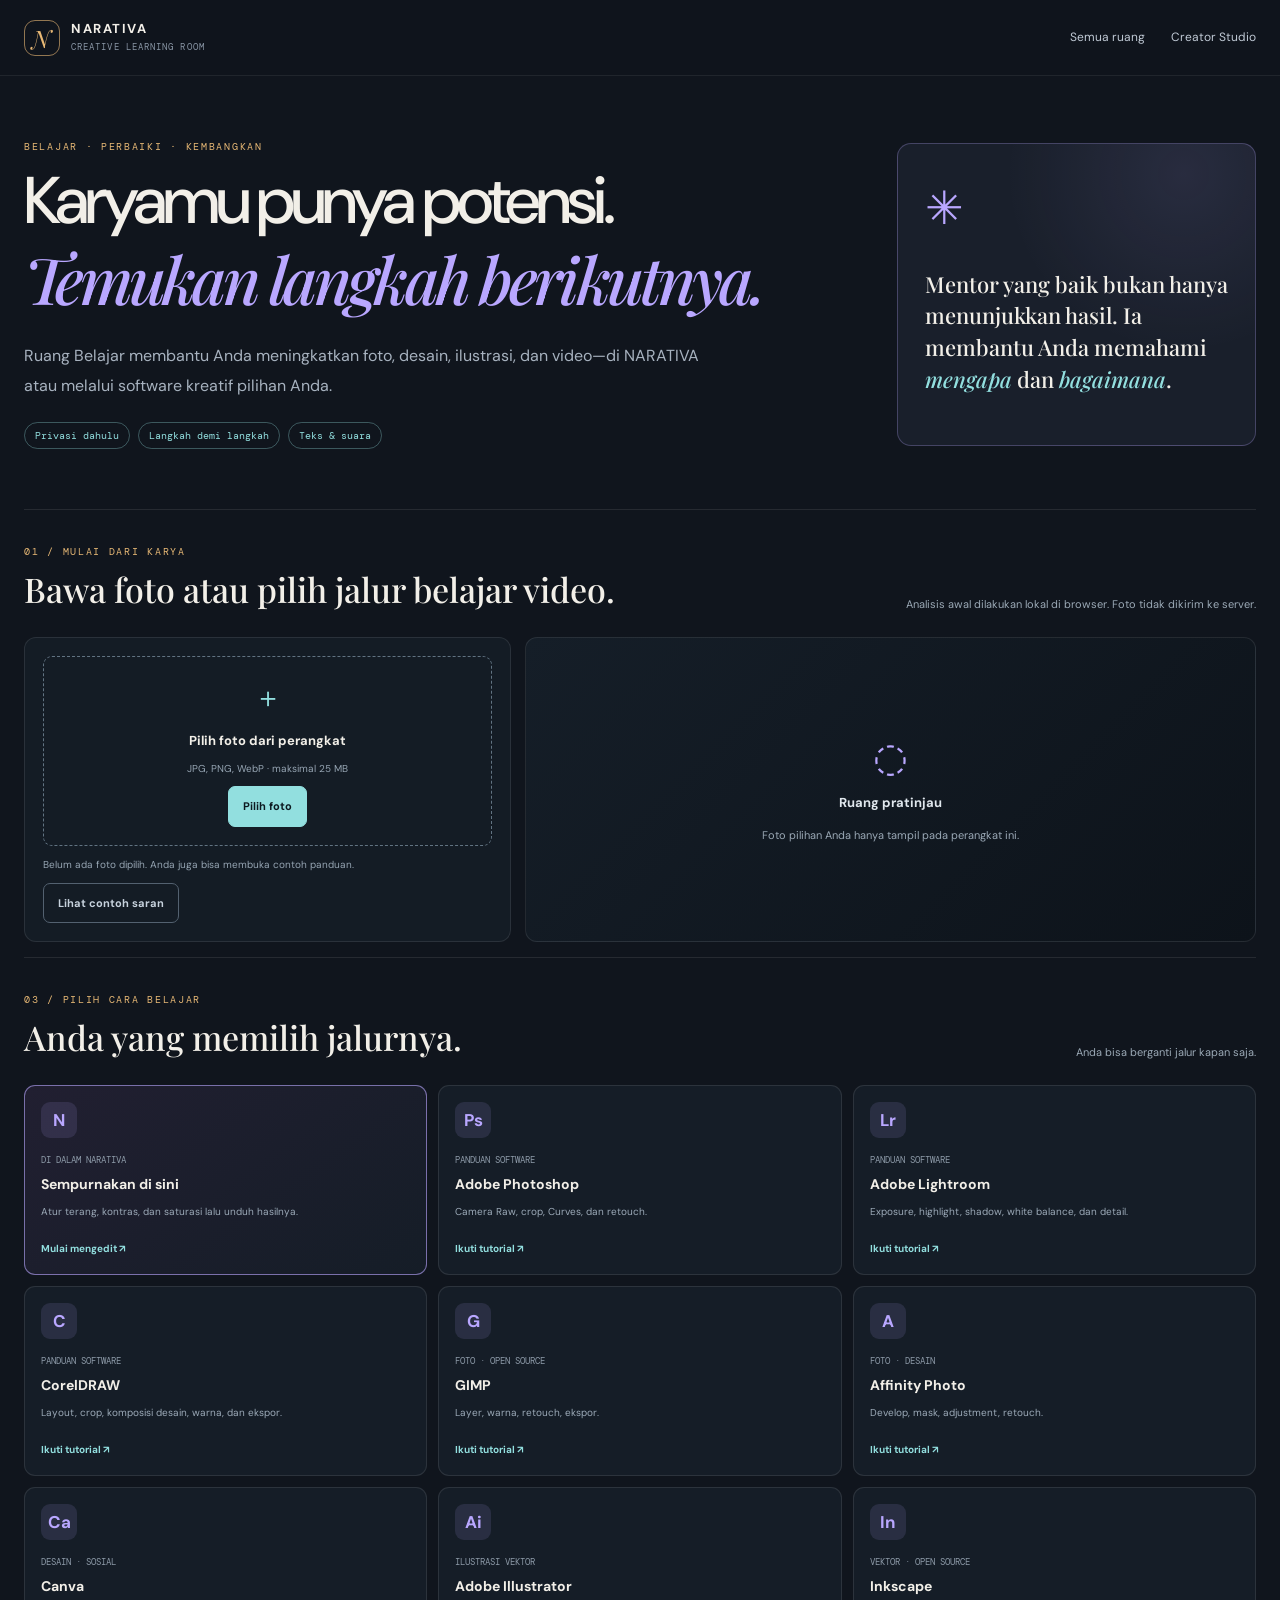
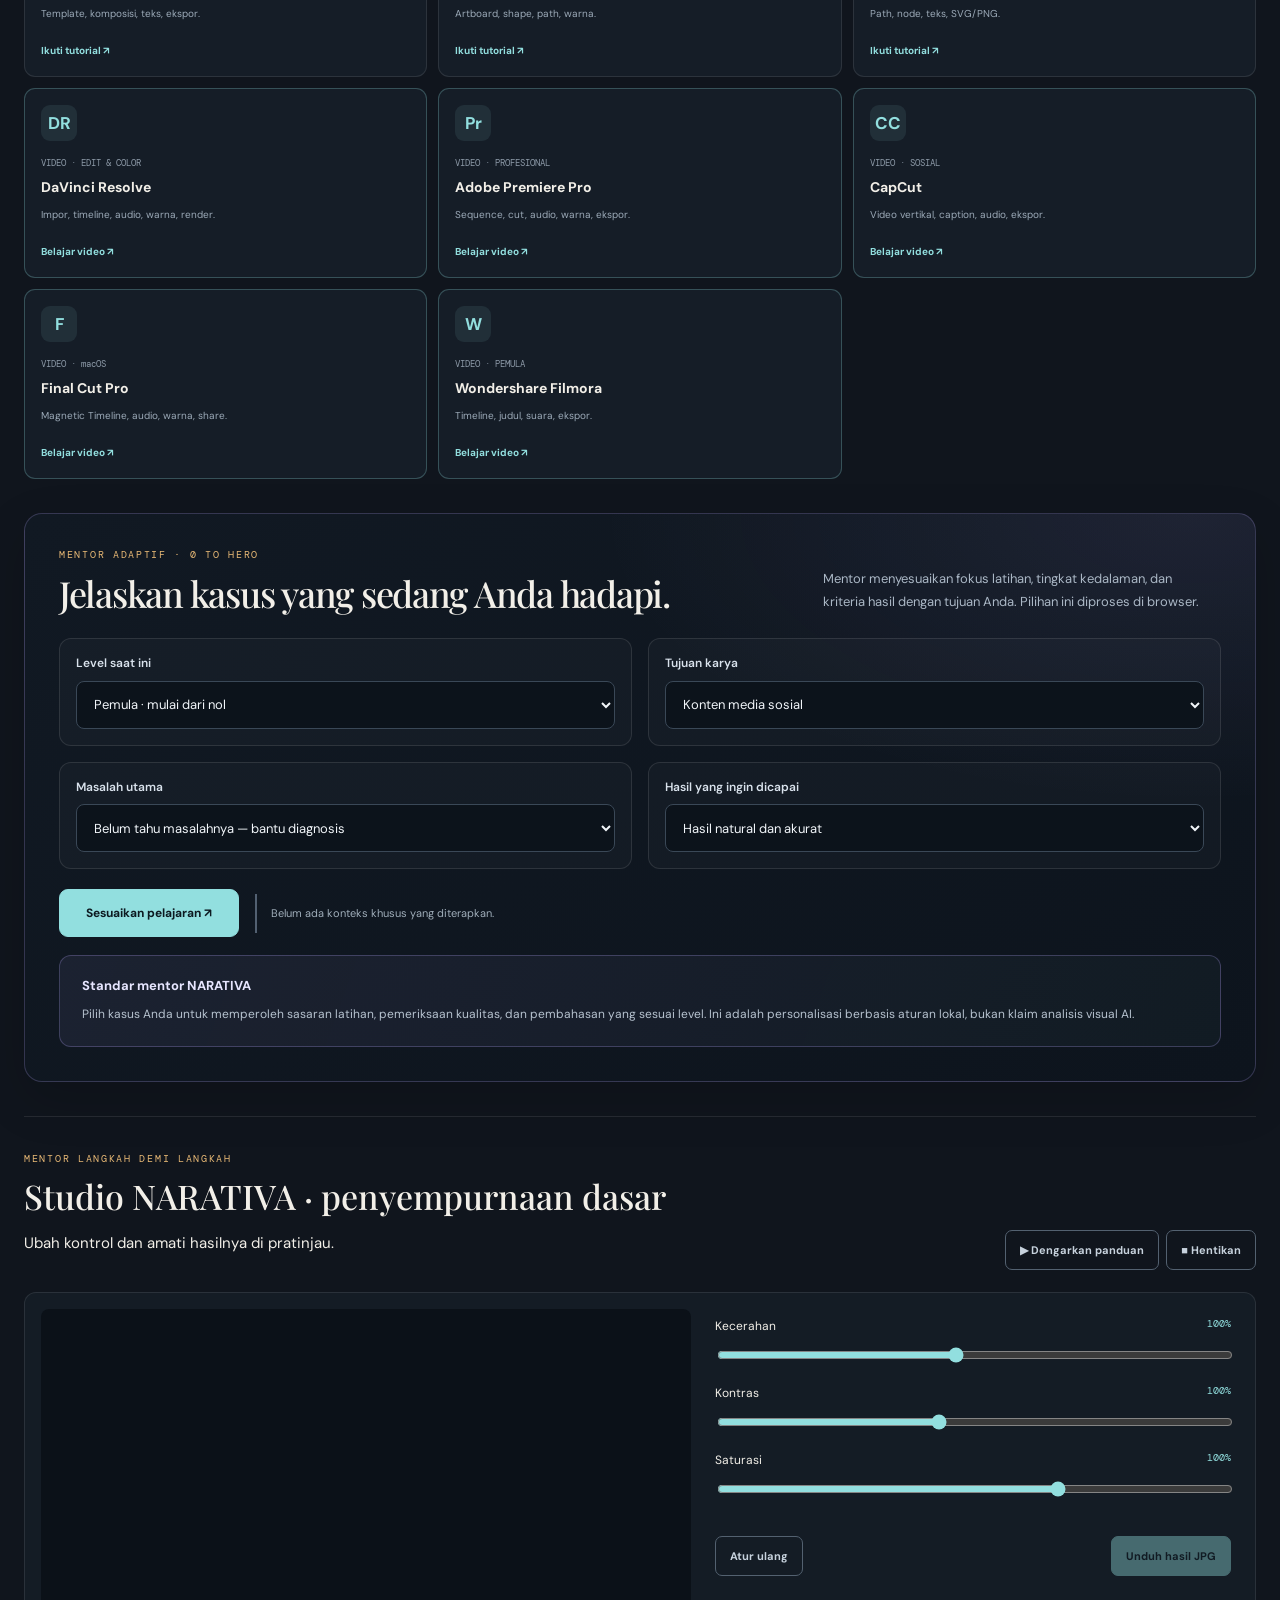
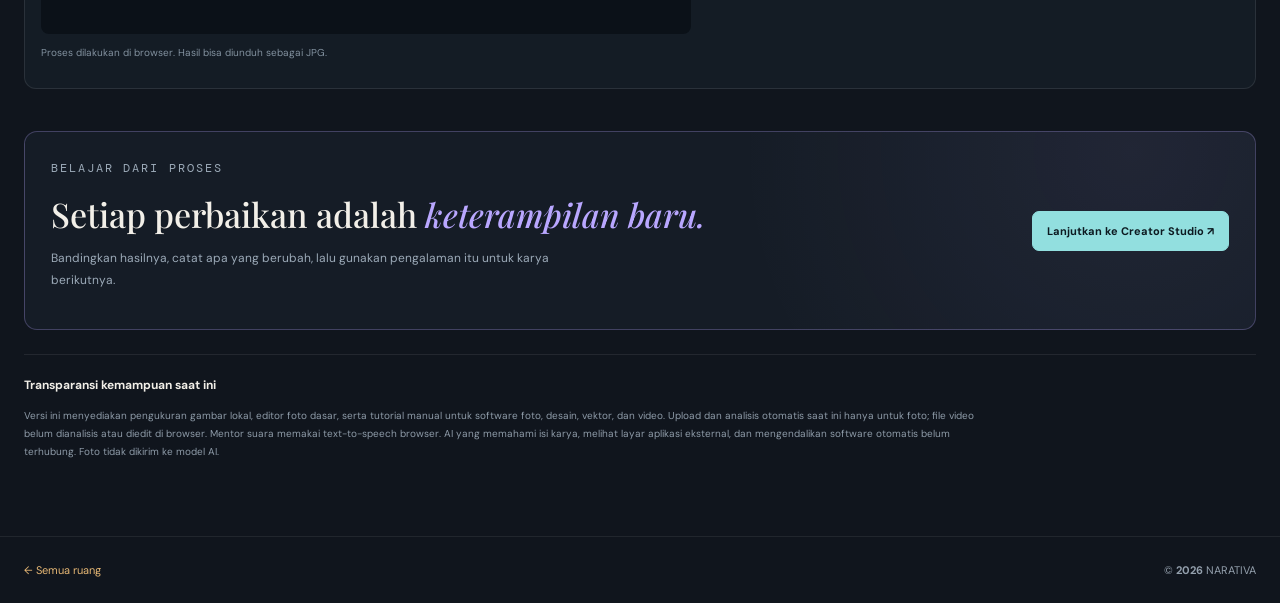
<file: website/learning.html>
<!doctype html><html lang="id"><head><meta charset="utf-8"><meta name="viewport" content="width=device-width,initial-scale=1"><meta name="theme-color" content="#10151d"><meta name="description" content="Ruang Belajar NARATIVA membantu menyempurnakan foto dan mempelajari software kreatif dengan panduan langkah demi langkah."><title>Ruang Belajar — NARATIVA</title>
<link rel="canonical" href="https://yudi8377.github.io/NARATIVA/learning.html">
<meta property="og:type" content="website">
<meta property="og:site_name" content="NARATIVA">
<meta property="og:title" content="Ruang Belajar — NARATIVA">
<meta property="og:description" content="Ruang Belajar NARATIVA membantu menyempurnakan foto dan mempelajari software kreatif dengan panduan langkah demi langkah.">
<meta property="og:url" content="https://yudi8377.github.io/NARATIVA/learning.html">
<meta name="twitter:card" content="summary"><link rel="stylesheet" href="experience.css"><link rel="stylesheet" href="learning.css"><script defer src="learning.js"></script></head><body data-page="learning">
<header class="x-top"><a class="x-brand" href="index.html"><span class="x-mark">N</span><span>NARATIVA<small>CREATIVE LEARNING ROOM</small></span></a><nav><a href="spaces.html">Semua ruang</a><a href="creator.html">Creator Studio</a></nav></header>
<main class="x-wrap learn-wrap"><section class="learn-hero"><div><p class="x-eyebrow">BELAJAR · PERBAIKI · KEMBANGKAN</p><h1>Karyamu punya potensi.<br><em>Temukan langkah berikutnya.</em></h1><p class="x-lead">Ruang Belajar membantu Anda meningkatkan foto, desain, ilustrasi, dan video—di NARATIVA atau melalui software kreatif pilihan Anda.</p><div class="learn-pills"><span>Privasi dahulu</span><span>Langkah demi langkah</span><span>Teks & suara</span></div></div><aside class="learn-manifesto"><span>✳</span><p>Mentor yang baik bukan hanya menunjukkan hasil. Ia membantu Anda memahami <em>mengapa</em> dan <em>bagaimana</em>.</p></aside></section>
<section class="learn-section"><div class="learn-head"><div><p class="x-eyebrow">01 / MULAI DARI KARYA</p><h2>Bawa foto atau pilih jalur belajar video.</h2></div><p>Analisis awal dilakukan lokal di browser. Foto tidak dikirim ke server.</p></div><div class="learn-grid"><div class="learn-panel"><label class="learn-drop" id="dropZone" for="learnFile"><span class="learn-plus">＋</span><strong>Pilih foto dari perangkat</strong><small>JPG, PNG, WebP · maksimal 25 MB</small><span class="learn-btn">Pilih foto</span></label><input id="learnFile" type="file" accept="image/jpeg,image/png,image/webp" hidden><p id="fileNote" aria-live="polite">Belum ada foto dipilih. Anda juga bisa membuka contoh panduan.</p><button class="learn-btn quiet" id="sampleBtn" type="button">Lihat contoh saran</button></div><div class="learn-preview"><div id="previewEmpty"><span>◌</span><strong>Ruang pratinjau</strong><p>Foto pilihan Anda hanya tampil pada perangkat ini.</p></div><img id="sourceImage" alt="Pratinjau foto pilihan" hidden><div id="photoDimensions" class="learn-caption" hidden></div></div></div></section>
<section class="learn-section" id="analysisPanel" hidden><div class="learn-head"><div><p class="x-eyebrow">02 / TEMUAN AWAL</p><h2>Mulai dari perubahan paling berdampak.</h2></div><span class="learn-local-badge">Analisis lokal</span></div><div class="learn-metrics" id="metrics"></div><div class="learn-findings" id="findings"></div><p class="learn-note">Ini pengukuran gambar sederhana di browser, bukan penilaian model AI. Saran dapat keliru bergantung pada tujuan artistik Anda.</p></section>
<section class="learn-section"><div class="learn-head"><div><p class="x-eyebrow">03 / PILIH CARA BELAJAR</p><h2>Anda yang memilih jalurnya.</h2></div><p>Anda bisa berganti jalur kapan saja.</p></div><div class="learn-paths"><button class="learn-path active" data-path="narativa"><span class="path-mark">N</span><small>DI DALAM NARATIVA</small><strong>Sempurnakan di sini</strong><span>Atur terang, kontras, dan saturasi lalu unduh hasilnya.</span><b>Mulai mengedit ↗</b></button><button class="learn-path" data-path="photoshop"><span class="path-mark">Ps</span><small>PANDUAN SOFTWARE</small><strong>Adobe Photoshop</strong><span>Camera Raw, crop, Curves, dan retouch.</span><b>Ikuti tutorial ↗</b></button><button class="learn-path" data-path="lightroom"><span class="path-mark">Lr</span><small>PANDUAN SOFTWARE</small><strong>Adobe Lightroom</strong><span>Exposure, highlight, shadow, white balance, dan detail.</span><b>Ikuti tutorial ↗</b></button><button class="learn-path" data-path="corel"><span class="path-mark">C</span><small>PANDUAN SOFTWARE</small><strong>CorelDRAW</strong><span>Layout, crop, komposisi desain, warna, dan ekspor.</span><b>Ikuti tutorial ↗</b></button>
<button class="learn-path" data-path="gimp"><span class="path-mark">G</span><small>FOTO · OPEN SOURCE</small><strong>GIMP</strong><span>Layer, warna, retouch, ekspor.</span><b>Ikuti tutorial ↗</b></button>
<button class="learn-path" data-path="affinity"><span class="path-mark">A</span><small>FOTO · DESAIN</small><strong>Affinity Photo</strong><span>Develop, mask, adjustment, retouch.</span><b>Ikuti tutorial ↗</b></button>
<button class="learn-path" data-path="canva"><span class="path-mark">Ca</span><small>DESAIN · SOSIAL</small><strong>Canva</strong><span>Template, komposisi, teks, ekspor.</span><b>Ikuti tutorial ↗</b></button>
<button class="learn-path" data-path="illustrator"><span class="path-mark">Ai</span><small>ILUSTRASI VEKTOR</small><strong>Adobe Illustrator</strong><span>Artboard, shape, path, warna.</span><b>Ikuti tutorial ↗</b></button>
<button class="learn-path" data-path="inkscape"><span class="path-mark">In</span><small>VEKTOR · OPEN SOURCE</small><strong>Inkscape</strong><span>Path, node, teks, SVG/PNG.</span><b>Ikuti tutorial ↗</b></button>
<button class="learn-path" data-path="davinci"><span class="path-mark">DR</span><small>VIDEO · EDIT & COLOR</small><strong>DaVinci Resolve</strong><span>Impor, timeline, audio, warna, render.</span><b>Belajar video ↗</b></button>
<button class="learn-path" data-path="premiere"><span class="path-mark">Pr</span><small>VIDEO · PROFESIONAL</small><strong>Adobe Premiere Pro</strong><span>Sequence, cut, audio, warna, ekspor.</span><b>Belajar video ↗</b></button>
<button class="learn-path" data-path="capcut"><span class="path-mark">CC</span><small>VIDEO · SOSIAL</small><strong>CapCut</strong><span>Video vertikal, caption, audio, ekspor.</span><b>Belajar video ↗</b></button>
<button class="learn-path" data-path="finalcut"><span class="path-mark">F</span><small>VIDEO · macOS</small><strong>Final Cut Pro</strong><span>Magnetic Timeline, audio, warna, share.</span><b>Belajar video ↗</b></button>
<button class="learn-path" data-path="filmora"><span class="path-mark">W</span><small>VIDEO · PEMULA</small><strong>Wondershare Filmora</strong><span>Timeline, judul, suara, ekspor.</span><b>Belajar video ↗</b></button></div></section>

<section class="learn-section" id="learningContext">
<div class="learn-head"><div><p class="x-eyebrow">MENTOR ADAPTIF · 0 TO HERO</p><h2>Jelaskan kasus yang sedang Anda hadapi.</h2></div><p>Mentor menyesuaikan fokus latihan, tingkat kedalaman, dan kriteria hasil dengan tujuan Anda. Pilihan ini diproses di browser.</p></div>
<div class="learn-context-grid">
<label>Level saat ini<select id="skillLevel"><option value="beginner">Pemula · mulai dari nol</option><option value="intermediate">Menengah · sudah bisa praktik</option><option value="advanced">Mahir · ingin workflow profesional</option><option value="expert">Expert · audit dan optimasi tingkat lanjut</option></select></label>
<label>Tujuan karya<select id="workGoal"><option value="social">Konten media sosial</option><option value="portfolio">Portofolio / karya artistik</option><option value="client">Pekerjaan klien / komersial</option><option value="print">Cetak / publikasi</option><option value="learning">Memahami konsep sampai mendalam</option><option value="production">Workflow produksi profesional</option></select></label>
<label>Masalah utama<select id="caseProblem"><option value="unsure">Belum tahu masalahnya — bantu diagnosis</option><option value="exposure">Exposure / terang-gelap</option><option value="color">Warna / white balance / skin tone</option><option value="composition">Komposisi / fokus / hierarki</option><option value="detail">Detail / noise / retouch</option><option value="workflow">Workflow / efisiensi / konsistensi</option><option value="export">Ekspor / kualitas / format akhir</option><option value="story">Cerita / pacing / audio (video)</option><option value="typography">Tipografi / layout / keterbacaan</option></select></label>
<label>Hasil yang ingin dicapai<select id="targetOutput"><option value="natural">Hasil natural dan akurat</option><option value="cinematic">Look sinematik / ekspresif</option><option value="clean">Bersih, tajam, dan profesional</option><option value="accessible">Mudah dibaca dan aksesibel</option><option value="consistent">Konsisten untuk banyak aset</option><option value="delivery">Siap dikirim / dipublikasikan</option></select></label>
</div>
<div class="learn-context-actions"><button class="learn-btn" id="applyLearningContext" type="button">Sesuaikan pelajaran ↗</button><span id="contextStatus" aria-live="polite">Belum ada konteks khusus yang diterapkan.</span></div>
<div id="personalizedBrief" class="learn-personal-brief" aria-live="polite"><strong>Standar mentor NARATIVA</strong><p>Pilih kasus Anda untuk memperoleh sasaran latihan, pemeriksaan kualitas, dan pembahasan yang sesuai level. Ini adalah personalisasi berbasis aturan lokal, bukan klaim analisis visual AI.</p></div>
</section>
<section class="learn-section"><div class="learn-head"><div><p class="x-eyebrow">MENTOR LANGKAH DEMI LANGKAH</p><h2 id="guideTitle">Studio NARATIVA · penyempurnaan dasar</h2><p id="guideIntro">Ubah kontrol dan amati hasilnya di pratinjau.</p></div><div class="learn-voice"><button class="learn-btn quiet" id="speakBtn" type="button">▶ Dengarkan panduan</button><button class="learn-btn quiet" id="stopSpeakBtn" type="button">■ Hentikan</button></div></div>
<div id="editorPanel" class="learn-editor"><div><canvas id="editCanvas" aria-label="Pratinjau hasil edit"></canvas><p class="learn-note">Proses dilakukan di browser. Hasil bisa diunduh sebagai JPG.</p></div><div class="learn-controls"><label for="brightness">Kecerahan <output id="brightnessValue">100%</output></label><input id="brightness" type="range" min="70" max="135" value="100"><label for="contrast">Kontras <output id="contrastValue">100%</output></label><input id="contrast" type="range" min="70" max="140" value="100"><label for="saturation">Saturasi <output id="saturationValue">100%</output></label><input id="saturation" type="range" min="0" max="150" value="100"><div class="learn-actions"><button class="learn-btn quiet" id="resetEdit">Atur ulang</button><button class="learn-btn" id="downloadEdit" disabled>Unduh hasil JPG</button></div></div></div>
<div id="tutorialPanel" hidden><div class="learn-tutorial"><div class="learn-step-top"><span id="tutorialCode">Ps</span><div><strong id="tutorialHeadline">Tutorial software</strong><p id="tutorialSummary"></p></div></div><div class="learn-progress"><span id="stepProgressBar"></span></div><div class="learn-step-meta"><span id="stepCount"></span><span>± 1–2 menit</span></div><article class="learn-step"><h3 id="stepTitle"></h3><p id="stepBody"></p><small>LOKASI MENU</small><strong id="stepMenu"></strong><small>MENGAPA INI PENTING</small><p id="stepWhy"></p><p id="stepTip" class="learn-tip"></p></article><div id="masteryCheck" class="learn-mastery"><strong>Uji hasil langkah ini</strong><p id="masteryPrompt">Dapatkah Anda menjelaskan perubahan yang dilakukan dan alasan teknisnya?</p><div class="learn-actions"><button class="learn-btn quiet" id="masteryNo" type="button">Belum berhasil — bantu saya</button><button class="learn-btn" id="masteryYes" type="button">Berhasil, lanjutkan</button></div><p id="masteryFeedback" aria-live="polite"></p></div>
<div id="learningSources" class="learn-sources"><strong>Sumber pengetahuan</strong><div id="learningSourceLinks"></div></div><div class="learn-actions"><button id="prevStep" class="learn-btn quiet">← Sebelumnya</button><button id="nextStep" class="learn-btn">Langkah berikutnya →</button></div><p class="learn-note">Nama menu berbeda menurut versi dan bahasa software. Ini panduan belajar independen, bukan afiliasi resmi. AI live dan pengenalan layar software belum terhubung.</p></div></div>
<section class="learn-next"><div><p class="x-eyebrow">BELAJAR DARI PROSES</p><h2>Setiap perbaikan adalah <em>keterampilan baru.</em></h2><p>Bandingkan hasilnya, catat apa yang berubah, lalu gunakan pengalaman itu untuk karya berikutnya.</p></div><a href="creator.html" class="learn-btn">Lanjutkan ke Creator Studio ↗</a></section>
<section class="learn-boundary"><strong>Transparansi kemampuan saat ini</strong><p>Versi ini menyediakan pengukuran gambar lokal, editor foto dasar, serta tutorial manual untuk software foto, desain, vektor, dan video. Upload dan analisis otomatis saat ini hanya untuk foto; file video belum dianalisis atau diedit di browser. Mentor suara memakai text-to-speech browser. AI yang memahami isi karya, melihat layar aplikasi eksternal, dan mengendalikan software otomatis belum terhubung. Foto tidak dikirim ke model AI.</p></section></main><footer class="x-footer"><a href="spaces.html">← Semua ruang</a><span>© <b data-year></b> NARATIVA</span></footer></body></html>
</file>
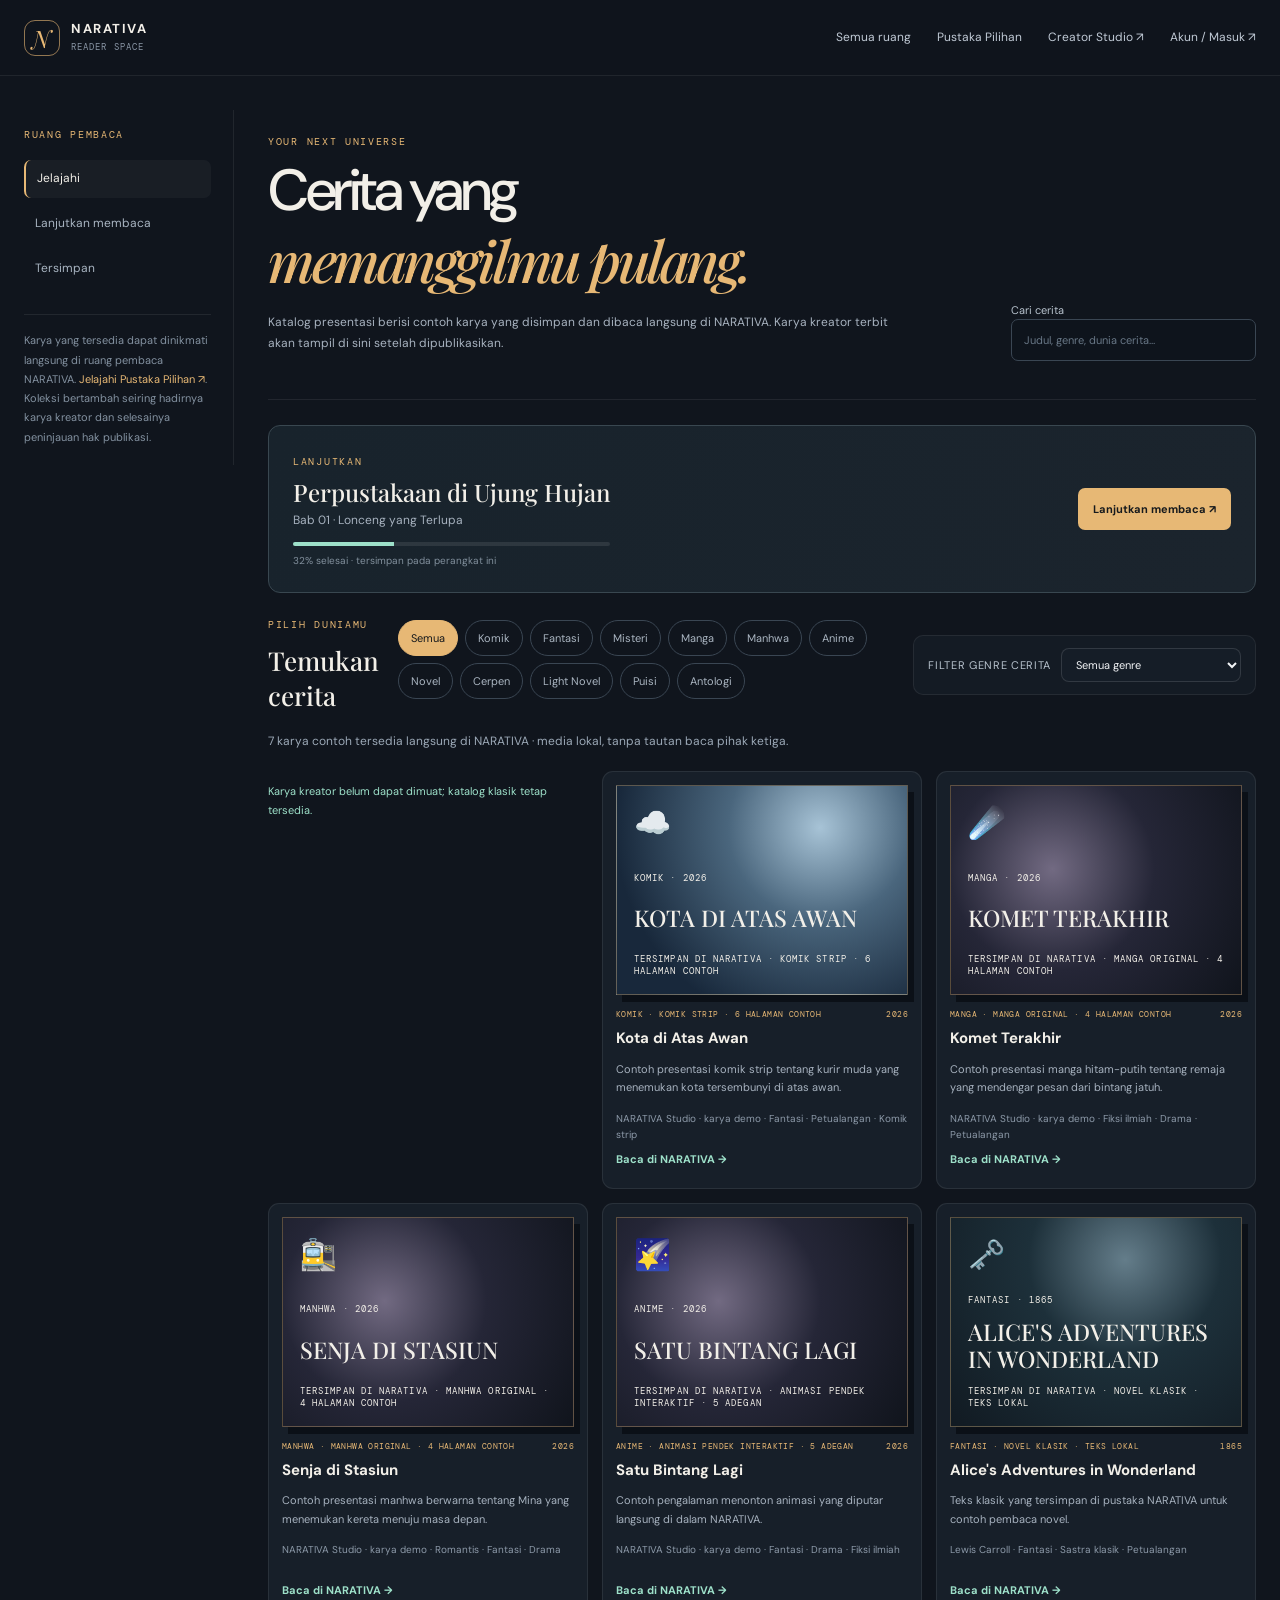
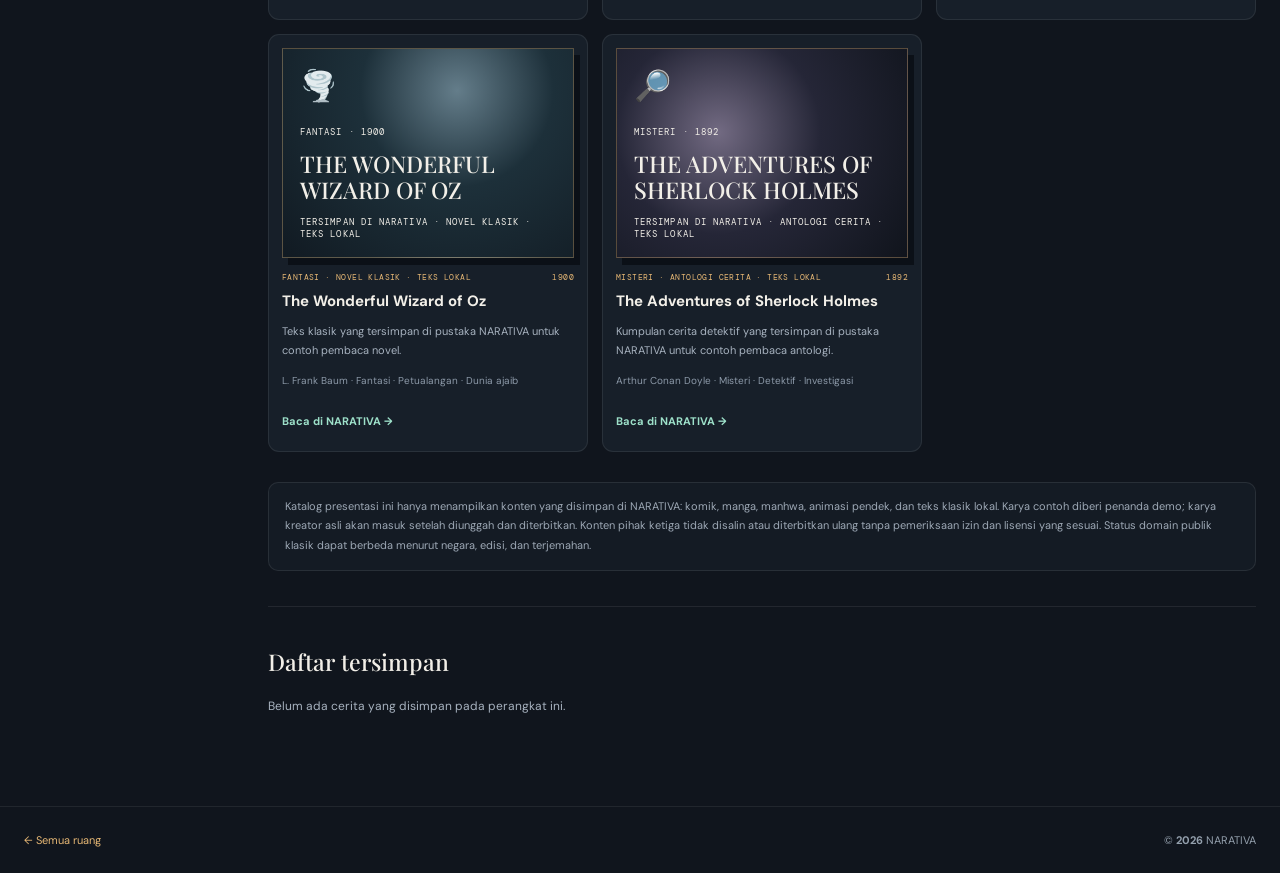
<file: website/reader.html>
<!doctype html>
<html lang="id">
<head><meta charset="utf-8"><meta name="viewport" content="width=device-width,initial-scale=1"><meta name="theme-color" content="#10151d"><meta name="description" content="Ruang pembaca NARATIVA untuk menemukan dan menikmati cerita digital."><title>Ruang Pembaca — NARATIVA</title>
<link rel="canonical" href="https://yudi8377.github.io/NARATIVA/reader.html">
<meta property="og:type" content="website">
<meta property="og:site_name" content="NARATIVA">
<meta property="og:title" content="Ruang Pembaca — NARATIVA">
<meta property="og:description" content="Ruang pembaca NARATIVA untuk menemukan dan menikmati cerita digital.">
<meta property="og:url" content="https://yudi8377.github.io/NARATIVA/reader.html">
<meta name="twitter:card" content="summary"><link rel="stylesheet" href="experience.css"><script defer src="vendor/supabase.js"></script><script defer src="reader-catalog.js"></script><script defer src="experiences.js"></script></head>
<body data-page="reader"><header class="x-top"><a class="x-brand" href="index.html"><span class="x-mark">N</span><span>NARATIVA<small>READER SPACE</small></span></a><nav><a href="spaces.html">Semua ruang</a><a href="library/">Pustaka Pilihan</a><a href="creator.html">Creator Studio ↗</a><a href="index.html#collective">Akun / Masuk ↗</a></nav></header>
<main class="x-wrap x-app"><aside class="x-side"><p class="x-eyebrow">RUANG PEMBACA</p><a class="is-current" href="#discover">Jelajahi</a><a href="#continue">Lanjutkan membaca</a><a href="#saved">Tersimpan</a><div class="x-side-note">Karya yang tersedia dapat dinikmati langsung di ruang pembaca NARATIVA. <a href="library/" style="color:var(--x-gold)">Jelajahi Pustaka Pilihan ↗</a>. Koleksi bertambah seiring hadirnya karya kreator dan selesainya peninjauan hak publikasi.</div></aside>
<div class="x-content"><section class="x-page-head"><div><p class="x-eyebrow">YOUR NEXT UNIVERSE</p><h1>Cerita yang<br><em>memanggilmu pulang.</em></h1><p class="x-muted">Katalog presentasi berisi contoh karya yang disimpan dan dibaca langsung di NARATIVA. Karya kreator terbit akan tampil di sini setelah dipublikasikan.</p></div><label class="x-search">Cari cerita<input id="readerSearch" type="search" placeholder="Judul, genre, dunia cerita…" autocomplete="off"></label></section>
<section id="continue" class="x-continue"><div><span class="x-eyebrow">LANJUTKAN</span><h2>Perpustakaan di Ujung Hujan</h2><p>Bab 01 · Lonceng yang Terlupa</p><div class="x-progress"><span style="width:32%"></span></div><small>32% selesai · tersimpan pada perangkat ini</small></div><button class="x-button x-primary" data-read="rain">Lanjutkan membaca ↗</button></section>
<section id="discover" class="x-section-head"><div><p class="x-eyebrow">PILIH DUNIAMU</p><h2>Temukan cerita</h2></div><div class="x-reader-category-bar" role="group" aria-label="Kategori dan jenis karya"><button class="x-filter-btn is-selected" data-category="all">Semua</button><button class="x-filter-btn" data-category="komik">Komik</button><button class="x-filter-btn" data-category="fantasi">Fantasi</button><button class="x-filter-btn" data-category="misteri">Misteri</button><button class="x-filter-btn" data-category="manga">Manga</button><button class="x-filter-btn" data-category="manhwa">Manhwa</button><button class="x-filter-btn" data-category="anime">Anime</button><button class="x-filter-btn" data-category="novel">Novel</button><button class="x-filter-btn" data-category="cerpen">Cerpen</button><button class="x-filter-btn" data-category="light-novel">Light Novel</button><button class="x-filter-btn" data-category="puisi">Puisi</button><button class="x-filter-btn" data-category="antologi">Antologi</button></div><div class="x-reader-taxonomy"><label>Filter genre cerita<select id="readerGenreFilter"><option value="all">Semua genre</option><option value="horor">Horor</option><option value="romantis">Romantis</option><option value="action">Action / Aksi</option><option value="petualangan">Petualangan</option><option value="detektif">Detektif</option><option value="thriller">Thriller / Suspense</option><option value="komedi">Komedi</option><option value="sci-fi">Fiksi ilmiah</option><option value="gotik">Gotik</option><option value="anak">Anak & dongeng</option><option value="satire">Satire</option><option value="sejarah">Sejarah</option></select></label></div></section>
<p class="x-muted x-catalog-count" id="catalogCount">Memuat katalog klasik…</p><p class="x-muted" id="readerEmpty" hidden>Tidak ada karya yang cocok dengan filter ini. Pilih genre atau jenis lain.</p><div class="x-story-grid" id="storyGrid">
<article class="x-story-card" data-title="Perpustakaan di Ujung Hujan" data-genre="fantasi misteri"><div class="x-cover cover-rain"><span>NV.</span><b>PERPUSTAKAAN<br>DI UJUNG HUJAN</b><small>SEBUAH SEMESTA CERITA</small></div><div class="x-story-meta"><span>FANTASI · MISTERI</span><span>DEMO</span></div><h3>Perpustakaan di Ujung Hujan</h3><p>Sebuah buku menyimpan kenangan yang belum terjadi.</p><button class="x-text-button" data-read="rain">Buka cerita →</button></article>
<article class="x-story-card" data-title="Kota di Atas Awan" data-genre="komik fantasi"><div class="x-cover cover-cloud"><span>01 / COMIC</span><b>KOTA DI<br>ATAS AWAN</b><small>THE SKY ARCHIVE</small></div><div class="x-story-meta"><span>KOMIK · FANTASI</span><span>DEMO</span></div><h3>Kota di Atas Awan</h3><p>Seorang kurir menemukan jalan menuju kota yang hilang.</p><button class="x-text-button" data-read="cloud">Buka cerita →</button></article>
<article class="x-story-card" data-title="Arsip Tengah Malam" data-genre="misteri komik"><div class="x-cover cover-midnight"><span>CASE 008</span><b>ARSIP<br>TENGAH MALAM</b><small>SEMUA JEJAK TERCATAT</small></div><div class="x-story-meta"><span>MISTERI · KOMIK</span><span>DEMO</span></div><h3>Arsip Tengah Malam</h3><p>Catatan yang hilang membawa detektif ke sebuah rahasia.</p><button class="x-text-button" data-read="archive">Buka cerita →</button></article>
</div>
<p class="x-rights-note">Katalog presentasi ini hanya menampilkan konten yang disimpan di NARATIVA: komik, manga, manhwa, animasi pendek, dan teks klasik lokal. Karya contoh diberi penanda demo; karya kreator asli akan masuk setelah diunggah dan diterbitkan. Konten pihak ketiga tidak disalin atau diterbitkan ulang tanpa pemeriksaan izin dan lisensi yang sesuai. Status domain publik klasik dapat berbeda menurut negara, edisi, dan terjemahan.</p><section id="saved" class="x-saved"><h2>Daftar tersimpan</h2><p id="savedStatus" class="x-muted">Belum ada cerita yang disimpan pada perangkat ini.</p></section>
<div class="x-reader-modal x-reader-modal--half" id="readerModal" hidden role="dialog" aria-modal="true" aria-labelledby="readerTitle"><div class="x-reader-sheet"><header class="x-reader-topbar"><div class="x-reader-topbar-title"><p class="x-eyebrow">NARATIVA READER</p><h2 id="readerTitle">Perpustakaan di Ujung Hujan</h2></div><div class="x-reader-topbar-actions"><button class="x-button x-secondary" id="readerViewToggle" type="button" aria-pressed="false">⛶ Layar penuh</button><button class="x-close" id="closeReader" aria-label="Keluar dari pembaca">×</button></div></header><p id="readerBody">Di kota yang selalu diguyur hujan, seorang penjaga perpustakaan menemukan buku tanpa judul. Setiap halaman berisi kenangan yang belum pernah terjadi.</p><div id="readerDetails" class="x-reader-details"></div><div class="x-local-reader" id="readerLocalPanel" hidden><div class="x-local-reader-toolbar"><button type="button" class="x-button x-secondary" id="readerPrevPage">← Kembali</button><span id="readerPageStatus" aria-live="polite">Halaman 1</span><button type="button" class="x-button x-secondary" id="readerNextPage">Lanjut →</button></div><article id="readerContent" class="x-reader-content"></article></div><a id="readerSource" class="x-button x-primary x-source-link" href="#" hidden>Detail sumber</a><div class="x-reader-actions x-reader-actions--primary"><button class="x-button x-secondary" id="saveStory">Simpan</button><button class="x-button x-secondary" id="readerDownload" type="button">Unduh / Lisensi</button><button class="x-button x-primary" id="nextStory">Lanjut ke karya berikutnya →</button><button class="x-button x-secondary" id="readerExit" type="button">Keluar</button></div><small id="readerNotice" class="x-muted">Konten demo untuk menguji pengalaman membaca.</small></div></div>
</div></main><footer class="x-footer"><a href="spaces.html">← Semua ruang</a><span>© <b data-year></b> NARATIVA</span></footer></body></html>
</file>
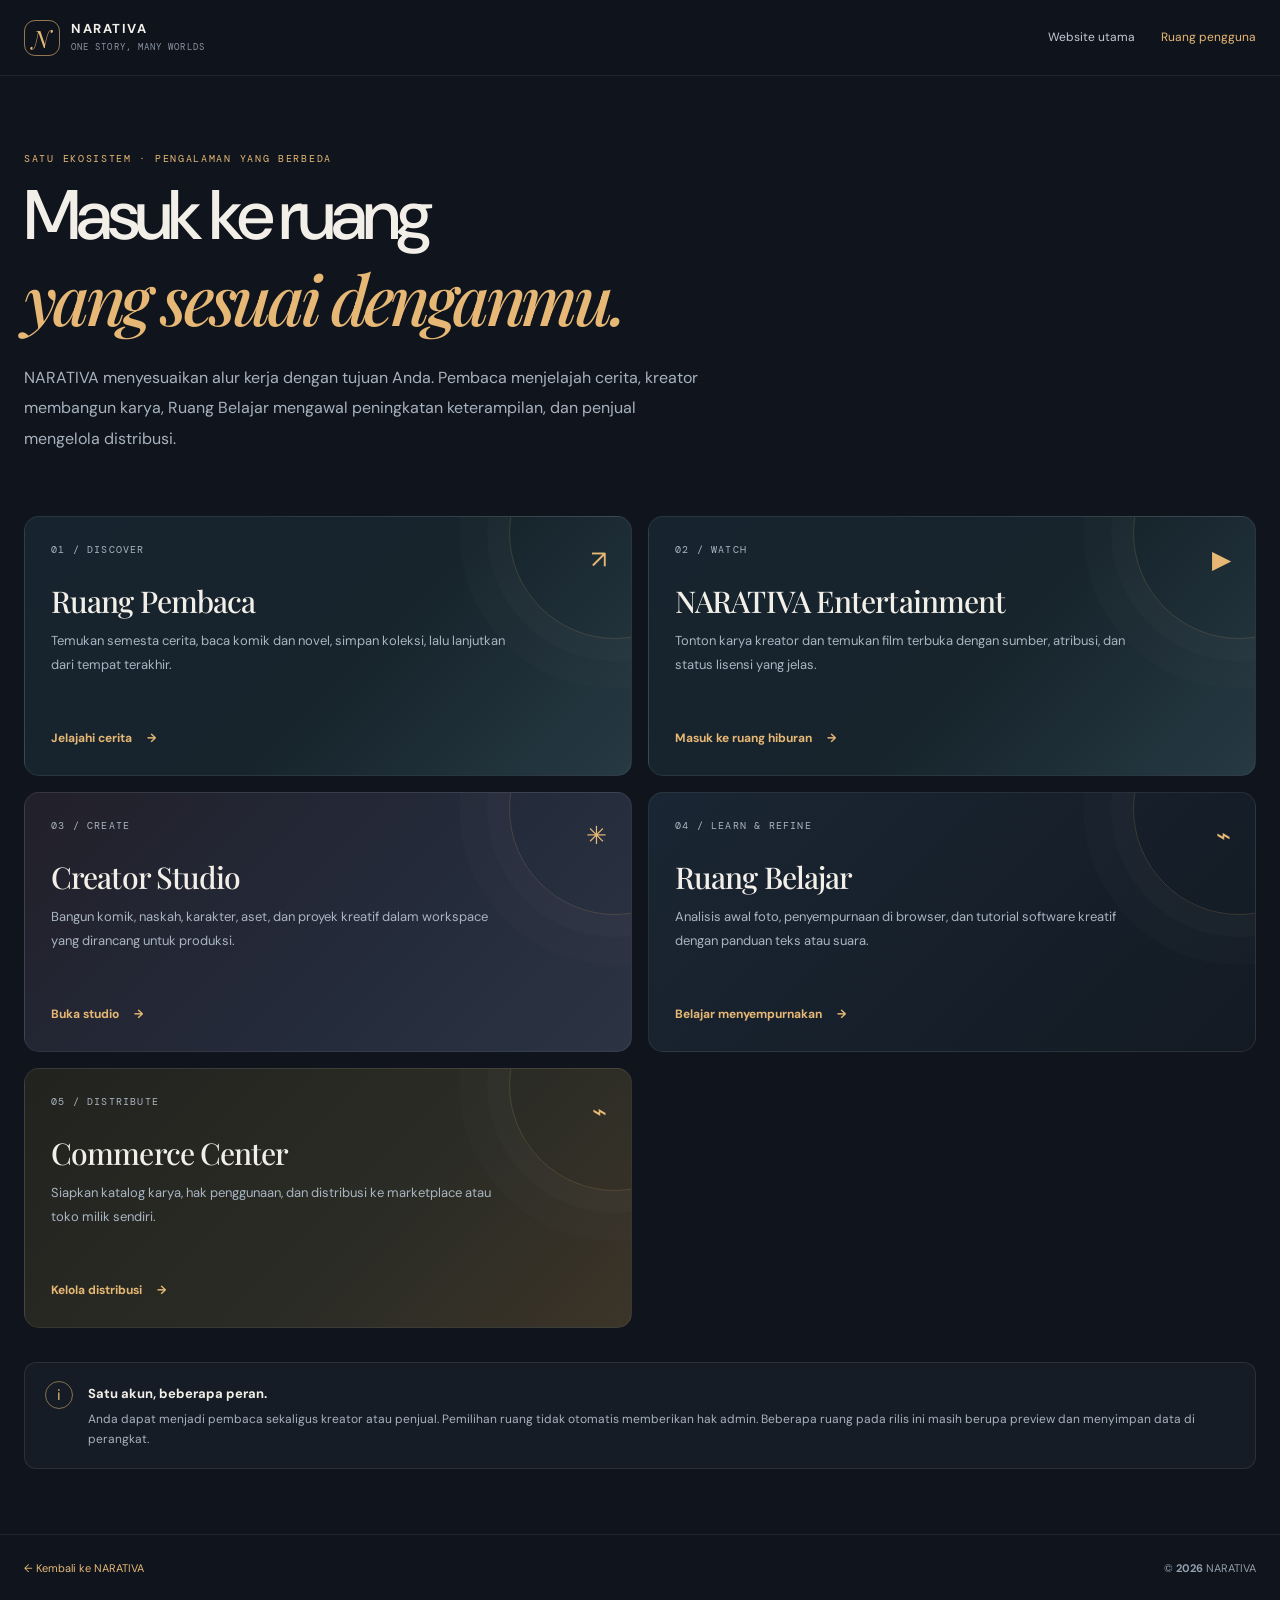
<file: website/spaces.html>
<!doctype html>
<html lang="id">
<head>
<meta charset="utf-8"><meta name="viewport" content="width=device-width,initial-scale=1">
<meta name="theme-color" content="#10151d"><meta name="description" content="Pilih ruang NARATIVA sesuai peran Anda: pembaca, kreator, penjual karya digital, atau pengelola platform.">
<title>Ruang NARATIVA — Pilih pengalaman Anda</title>
<link rel="canonical" href="https://yudi8377.github.io/NARATIVA/spaces.html">
<meta property="og:type" content="website">
<meta property="og:site_name" content="NARATIVA">
<meta property="og:title" content="Ruang NARATIVA — Pilih pengalaman Anda">
<meta property="og:description" content="Pilih ruang NARATIVA sesuai peran Anda: pembaca, kreator, penjual karya digital, atau pengelola platform.">
<meta property="og:url" content="https://yudi8377.github.io/NARATIVA/spaces.html">
<meta name="twitter:card" content="summary"><link rel="stylesheet" href="experience.css"><script defer src="experiences.js"></script>
</head>
<body data-page="spaces">
<header class="x-top"><a class="x-brand" href="index.html"><span class="x-mark">N</span><span>NARATIVA<small>ONE STORY, MANY WORLDS</small></span></a><nav><a href="index.html">Website utama</a><a class="x-nav-active" href="spaces.html">Ruang pengguna</a></nav></header>
<main class="x-wrap">
<section class="x-intro"><p class="x-eyebrow">SATU EKOSISTEM · PENGALAMAN YANG BERBEDA</p><h1>Masuk ke ruang<br><em>yang sesuai denganmu.</em></h1><p class="x-lead">NARATIVA menyesuaikan alur kerja dengan tujuan Anda. Pembaca menjelajah cerita, kreator membangun karya, Ruang Belajar mengawal peningkatan keterampilan, dan penjual mengelola distribusi.</p></section>
<section class="x-spaces">
<a class="x-space x-reader" href="reader.html"><span class="x-space-index">01 / DISCOVER</span><span class="x-space-icon">↗</span><h2>Ruang Pembaca</h2><p>Temukan semesta cerita, baca komik dan novel, simpan koleksi, lalu lanjutkan dari tempat terakhir.</p><span class="x-space-cta">Jelajahi cerita <b>→</b></span></a>
<a class="x-space x-reader" href="video.html"><span class="x-space-index">02 / WATCH</span><span class="x-space-icon">▶</span><h2>NARATIVA Entertainment</h2><p>Tonton karya kreator dan temukan film terbuka dengan sumber, atribusi, dan status lisensi yang jelas.</p><span class="x-space-cta">Masuk ke ruang hiburan <b>→</b></span></a>
<a class="x-space x-creator" href="creator.html"><span class="x-space-index">03 / CREATE</span><span class="x-space-icon">✳</span><h2>Creator Studio</h2><p>Bangun komik, naskah, karakter, aset, dan proyek kreatif dalam workspace yang dirancang untuk produksi.</p><span class="x-space-cta">Buka studio <b>→</b></span></a>
<a class="x-space x-learning" href="learning.html"><span class="x-space-index">04 / LEARN & REFINE</span><span class="x-space-icon">⌁</span><h2>Ruang Belajar</h2><p>Analisis awal foto, penyempurnaan di browser, dan tutorial software kreatif dengan panduan teks atau suara.</p><span class="x-space-cta">Belajar menyempurnakan <b>→</b></span></a>
<a class="x-space x-commerce" href="commerce.html"><span class="x-space-index">05 / DISTRIBUTE</span><span class="x-space-icon">⌁</span><h2>Commerce Center</h2><p>Siapkan katalog karya, hak penggunaan, dan distribusi ke marketplace atau toko milik sendiri.</p><span class="x-space-cta">Kelola distribusi <b>→</b></span></a>

</section>
<section class="x-note"><span class="x-note-icon">i</span><div><strong>Satu akun, beberapa peran.</strong><p>Anda dapat menjadi pembaca sekaligus kreator atau penjual. Pemilihan ruang tidak otomatis memberikan hak admin. Beberapa ruang pada rilis ini masih berupa preview dan menyimpan data di perangkat.</p></div></section>
</main><footer class="x-footer"><a href="index.html">← Kembali ke NARATIVA</a><span>© <b data-year></b> NARATIVA</span></footer>
</body></html>
</file>
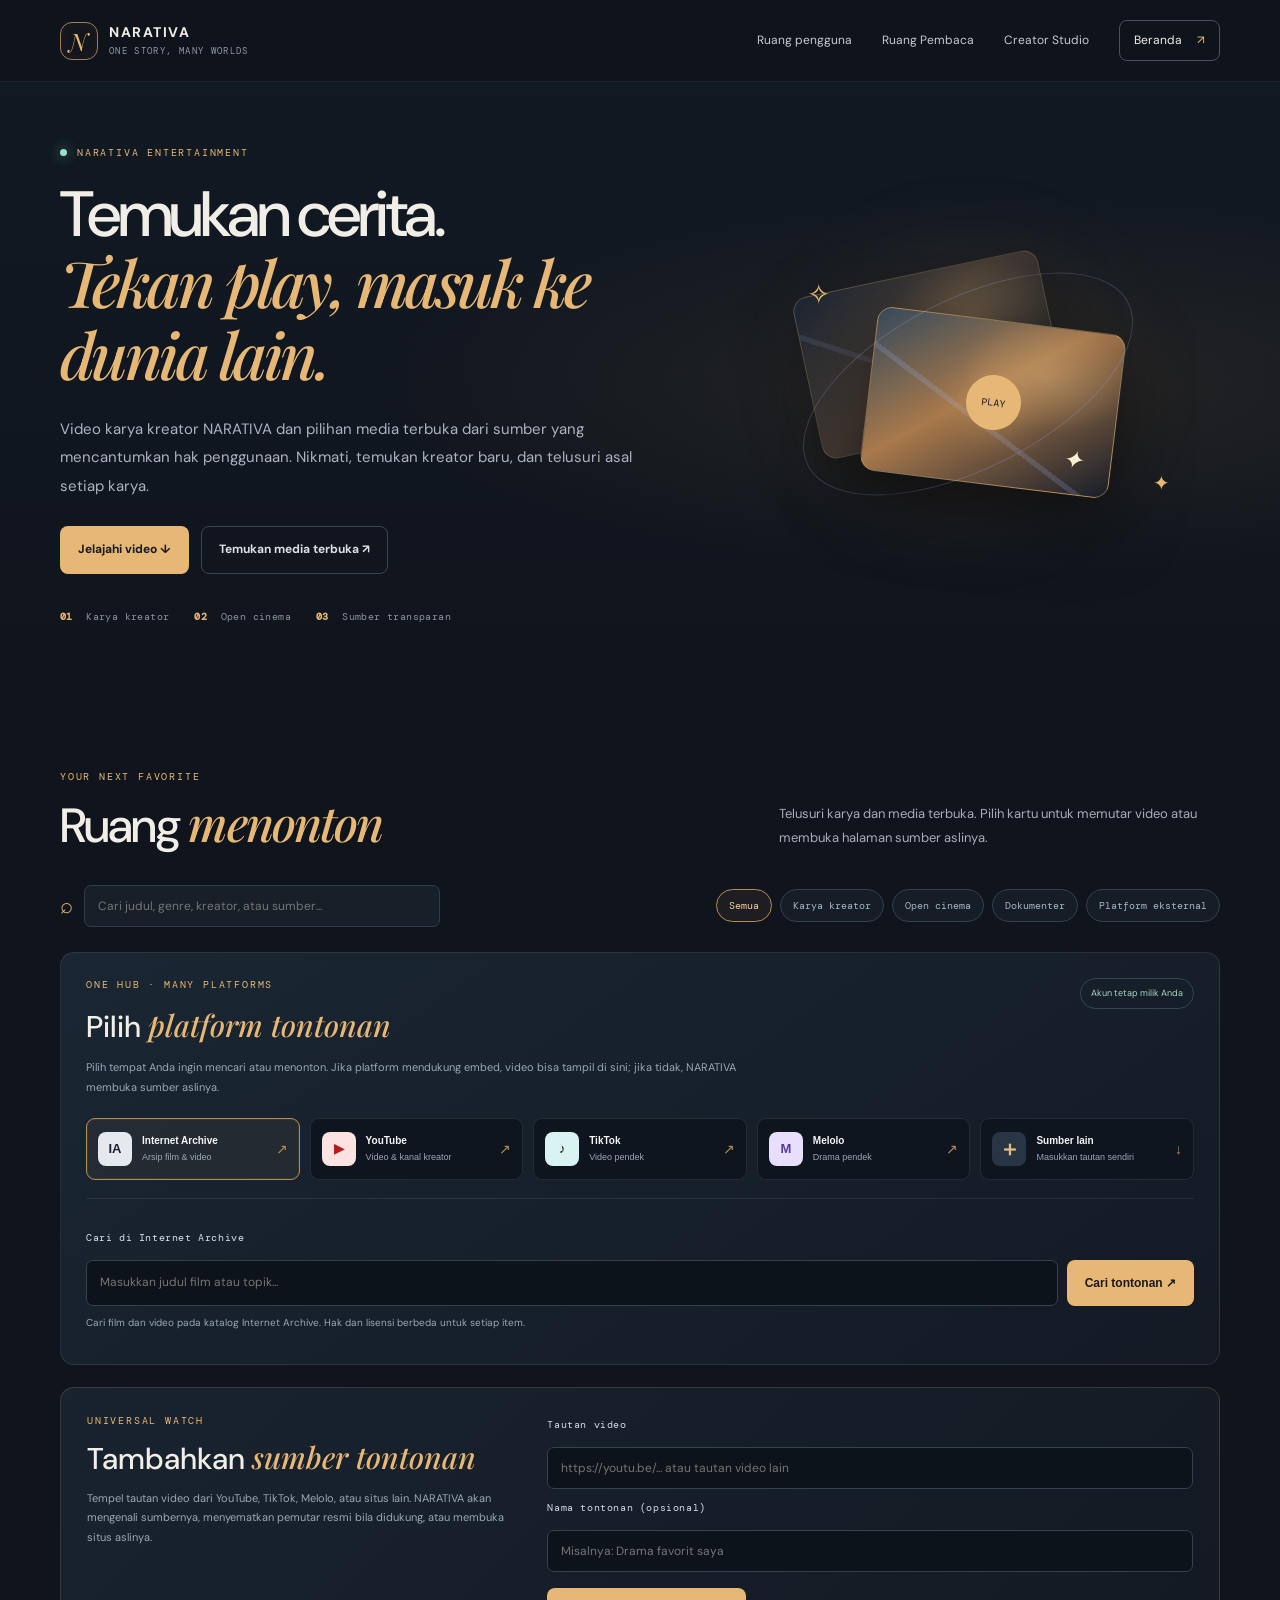
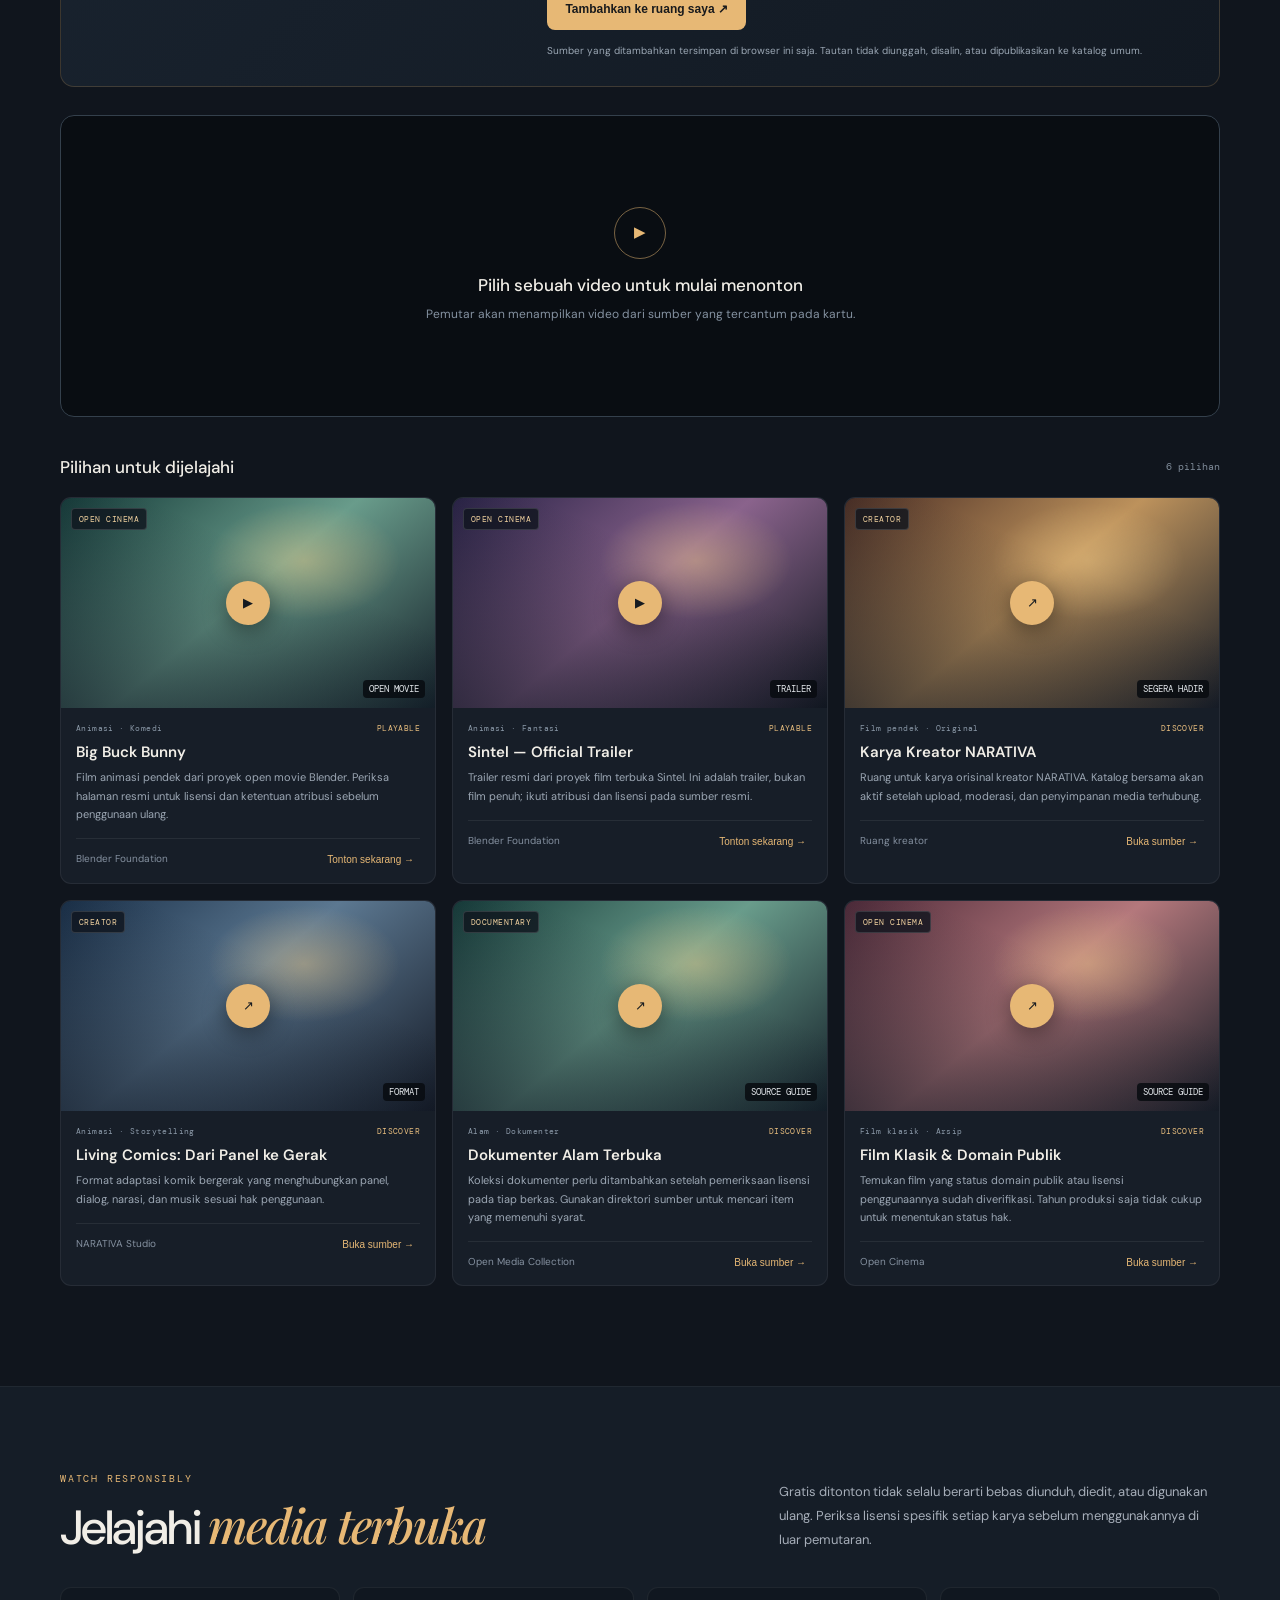
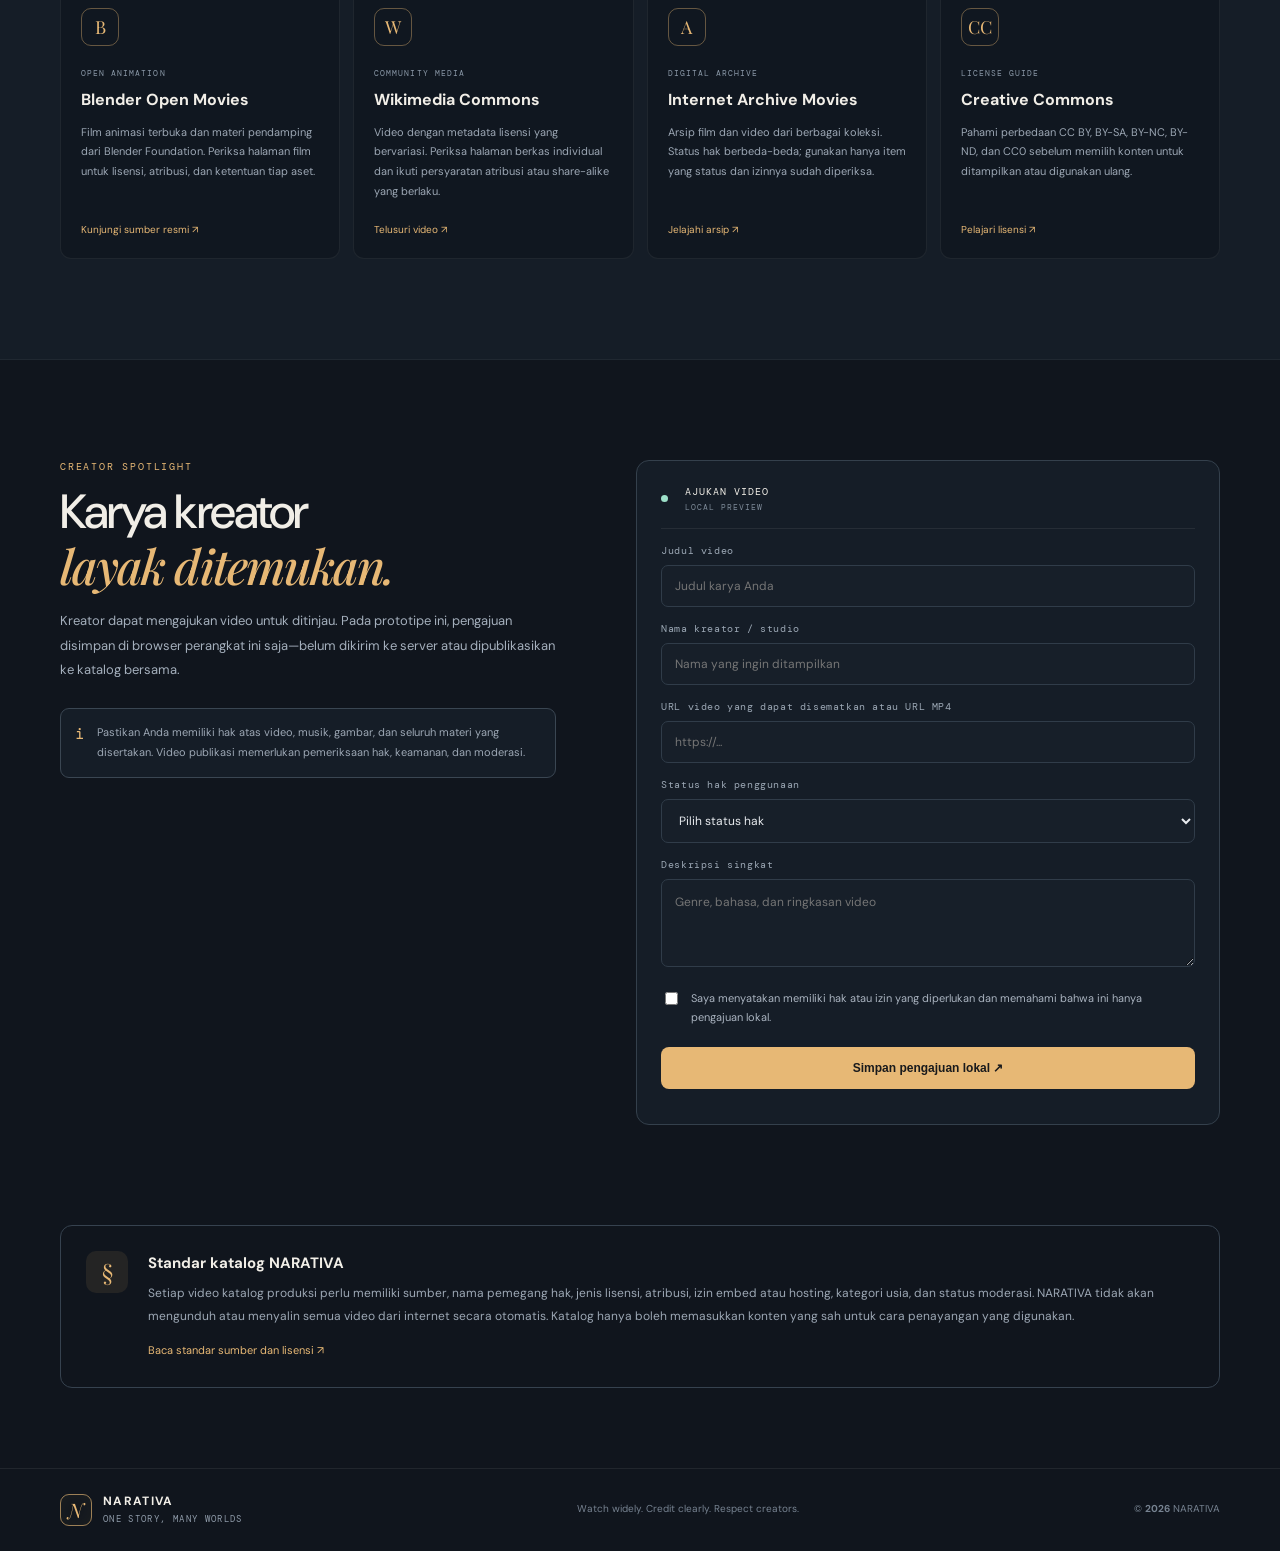
<file: website/video.html>
<!doctype html>
<html lang="id">
<head>
<meta charset="utf-8"><meta name="viewport" content="width=device-width,initial-scale=1">
<meta name="theme-color" content="#10151d">
<meta name="description" content="NARATIVA Entertainment — temukan video karya kreator, film terbuka, dan media hiburan dengan sumber serta lisensi yang jelas.">
<title>NARATIVA Entertainment — Watch, Discover, Create</title>
<link rel="canonical" href="https://yudi8377.github.io/NARATIVA/video.html">
<meta property="og:type" content="website">
<meta property="og:site_name" content="NARATIVA">
<meta property="og:title" content="NARATIVA Entertainment — Watch, Discover, Create">
<meta property="og:description" content="NARATIVA Entertainment — temukan video karya kreator, film terbuka, dan media hiburan dengan sumber serta lisensi yang jelas.">
<meta property="og:url" content="https://yudi8377.github.io/NARATIVA/video.html">
<meta name="twitter:card" content="summary">
<link rel="stylesheet" href="theme.css"><link rel="stylesheet" href="video.css">
<script defer src="video.js"></script>
</head>
<body class="video-page">
<header class="topbar">
<a class="brand" href="index.html"><span class="brand-mark">N</span><span>NARATIVA<small>ONE STORY, MANY WORLDS</small></span></a>
<button class="menu-toggle" id="menuToggle" aria-label="Buka menu" aria-expanded="false">☰</button>
<nav id="nav"><a href="spaces.html">Ruang pengguna</a><a href="reader.html">Ruang Pembaca</a><a href="creator.html">Creator Studio</a><a class="nav-cta" href="index.html">Beranda <span>↗</span></a></nav>
</header>
<main>
<section class="video-hero">
<div class="video-hero-inner">
<div class="eyebrow"><span class="pulse"></span> NARATIVA ENTERTAINMENT</div>
<h1>Temukan cerita.<br><em>Tekan play, masuk ke dunia lain.</em></h1>
<p>Video karya kreator NARATIVA dan pilihan media terbuka dari sumber yang mencantumkan hak penggunaan. Nikmati, temukan kreator baru, dan telusuri asal setiap karya.</p>
<div class="video-hero-actions"><a class="button primary" href="#watch">Jelajahi video ↓</a><a class="button secondary" href="#open-media">Temukan media terbuka ↗</a></div>
<div class="video-stats"><span><b>01</b> Karya kreator</span><span><b>02</b> Open cinema</span><span><b>03</b> Sumber transparan</span></div>
</div>
<div class="video-hero-art" aria-hidden="true"><div class="screen screen-back"></div><div class="screen screen-front"><span>PLAY</span><i>✦</i></div><div class="video-orbit"></div><span class="video-spark spark-a">✧</span><span class="video-spark spark-b">✦</span></div>
</section>
<section class="video-content wrap" id="watch">
<div class="video-section-heading"><div><div class="eyebrow">YOUR NEXT FAVORITE</div><h2>Ruang <em>menonton</em></h2></div><p>Telusuri karya dan media terbuka. Pilih kartu untuk memutar video atau membuka halaman sumber aslinya.</p></div>
<div class="video-toolbar"><label class="video-search"><span>⌕</span><input id="videoSearch" type="search" placeholder="Cari judul, genre, kreator, atau sumber..." aria-label="Cari video"></label><div class="video-filters" role="group" aria-label="Filter video"><button class="filter-chip active" data-filter="all">Semua</button><button class="filter-chip" data-filter="creator">Karya kreator</button><button class="filter-chip" data-filter="open">Open cinema</button><button class="filter-chip" data-filter="documentary">Dokumenter</button><button class="filter-chip" data-filter="external">Platform eksternal</button></div></div>
<section class="platform-picker" aria-labelledby="platformPickerTitle">
  <div class="platform-picker-heading"><div><span class="eyebrow">ONE HUB · MANY PLATFORMS</span><h3 id="platformPickerTitle">Pilih <em>platform tontonan</em></h3><p>Pilih tempat Anda ingin mencari atau menonton. Jika platform mendukung embed, video bisa tampil di sini; jika tidak, NARATIVA membuka sumber aslinya.</p></div><span class="platform-picker-note">Akun tetap milik Anda</span></div>
  <div class="platform-grid" role="group" aria-label="Pilih platform video">
    <button class="platform-choice" type="button" data-platform="archive"><span class="platform-icon archive-icon">IA</span><span class="platform-choice-text"><strong>Internet Archive</strong><small>Arsip film & video</small></span><span class="platform-choice-arrow">↗</span></button>
    <button class="platform-choice" type="button" data-platform="youtube"><span class="platform-icon youtube-icon">▶</span><span class="platform-choice-text"><strong>YouTube</strong><small>Video & kanal kreator</small></span><span class="platform-choice-arrow">↗</span></button>
    <button class="platform-choice" type="button" data-platform="tiktok"><span class="platform-icon tiktok-icon">♪</span><span class="platform-choice-text"><strong>TikTok</strong><small>Video pendek</small></span><span class="platform-choice-arrow">↗</span></button>
    <button class="platform-choice" type="button" data-platform="melolo"><span class="platform-icon melolo-icon">M</span><span class="platform-choice-text"><strong>Melolo</strong><small>Drama pendek</small></span><span class="platform-choice-arrow">↗</span></button>
    <button class="platform-choice" type="button" data-platform="other"><span class="platform-icon other-icon">＋</span><span class="platform-choice-text"><strong>Sumber lain</strong><small>Masukkan tautan sendiri</small></span><span class="platform-choice-arrow">↓</span></button>
  </div>
  <form id="platformSearchForm" class="platform-search-form">
    <label id="platformSearchLabel" for="platformSearchQuery">Cari di Internet Archive</label>
    <div class="platform-search-row"><input id="platformSearchQuery" type="search" maxlength="180" placeholder="Masukkan judul film atau topik..."><button class="button primary" type="submit">Cari tontonan ↗</button></div>
    <p id="platformSearchHelp" class="platform-search-help">Hasil pencarian dibuka pada platform resmi. Video Internet Archive hanya bisa disematkan bila URL item dan berkasnya mendukung pemutaran.</p>
    <p id="platformSearchFeedback" class="platform-search-feedback" role="status" aria-live="polite"></p>
  </form>
</section>
<div class="watch-source-panel">
  <div class="watch-source-copy"><span class="eyebrow">UNIVERSAL WATCH</span><h3>Tambahkan <em>sumber tontonan</em></h3><p>Tempel tautan video dari YouTube, TikTok, Melolo, atau situs lain. NARATIVA akan mengenali sumbernya, menyematkan pemutar resmi bila didukung, atau membuka situs aslinya.</p></div>
  <form id="watchSourceForm" class="watch-source-form">
    <label for="watchSourceUrl">Tautan video</label>
    <input id="watchSourceUrl" name="url" type="url" required maxlength="2000" placeholder="https://youtu.be/... atau tautan video lain">
    <label for="watchSourceTitle">Nama tontonan (opsional)</label>
    <input id="watchSourceTitle" name="title" maxlength="120" placeholder="Misalnya: Drama favorit saya">
    <div class="watch-source-actions"><button class="button primary" type="submit">Tambahkan ke ruang saya ↗</button><span id="watchSourceFeedback" role="status" aria-live="polite"></span></div>
    <p class="watch-source-footnote">Sumber yang ditambahkan tersimpan di browser ini saja. Tautan tidak diunggah, disalin, atau dipublikasikan ke katalog umum.</p>
  </form>
</div>
<div class="video-featured" id="featuredPlayer">
<div class="player-empty"><div class="player-symbol">▶</div><h3>Pilih sebuah video untuk mulai menonton</h3><p>Pemutar akan menampilkan video dari sumber yang tercantum pada kartu.</p></div>
</div>
<div class="video-results-head"><h3 id="resultsTitle">Pilihan untuk dijelajahi</h3><span id="videoCount">Memuat katalog…</span></div>
<div class="video-grid" id="videoGrid" aria-live="polite"></div>
<div class="video-empty" id="videoEmpty" hidden><h3>Belum ada video yang cocok</h3><p>Coba kata pencarian atau filter lain.</p></div>
</section>
<section class="open-media-section" id="open-media"><div class="wrap">
<div class="video-section-heading"><div><div class="eyebrow">WATCH RESPONSIBLY</div><h2>Jelajahi <em>media terbuka</em></h2></div><p>Gratis ditonton tidak selalu berarti bebas diunduh, diedit, atau digunakan ulang. Periksa lisensi spesifik setiap karya sebelum menggunakannya di luar pemutaran.</p></div>
<div class="source-grid">
<a class="source-card" href="https://peach.blender.org/" target="_blank" rel="noopener noreferrer"><span class="source-mark">B</span><span class="source-type">OPEN ANIMATION</span><h3>Blender Open Movies</h3><p>Film animasi terbuka dan materi pendamping dari Blender Foundation. Periksa halaman film untuk lisensi, atribusi, dan ketentuan tiap aset.</p><span class="source-link">Kunjungi sumber resmi ↗</span></a>
<a class="source-card" href="https://commons.wikimedia.org/wiki/Category:Videos" target="_blank" rel="noopener noreferrer"><span class="source-mark">W</span><span class="source-type">COMMUNITY MEDIA</span><h3>Wikimedia Commons</h3><p>Video dengan metadata lisensi yang bervariasi. Periksa halaman berkas individual dan ikuti persyaratan atribusi atau share-alike yang berlaku.</p><span class="source-link">Telusuri video ↗</span></a>
<a class="source-card" href="https://archive.org/details/movies" target="_blank" rel="noopener noreferrer"><span class="source-mark">A</span><span class="source-type">DIGITAL ARCHIVE</span><h3>Internet Archive Movies</h3><p>Arsip film dan video dari berbagai koleksi. Status hak berbeda-beda; gunakan hanya item yang status dan izinnya sudah diperiksa.</p><span class="source-link">Jelajahi arsip ↗</span></a>
<a class="source-card" href="https://creativecommons.org/about/cclicenses/" target="_blank" rel="noopener noreferrer"><span class="source-mark">CC</span><span class="source-type">LICENSE GUIDE</span><h3>Creative Commons</h3><p>Pahami perbedaan CC BY, BY-SA, BY-NC, BY-ND, dan CC0 sebelum memilih konten untuk ditampilkan atau digunakan ulang.</p><span class="source-link">Pelajari lisensi ↗</span></a>
</div>
</div></section>
<section class="creator-submit-section"><div class="wrap creator-submit-layout"><div><div class="eyebrow">CREATOR SPOTLIGHT</div><h2>Karya kreator<br><em>layak ditemukan.</em></h2><p>Kreator dapat mengajukan video untuk ditinjau. Pada prototipe ini, pengajuan disimpan di browser perangkat ini saja—belum dikirim ke server atau dipublikasikan ke katalog bersama.</p><div class="submit-note"><span>i</span><p>Pastikan Anda memiliki hak atas video, musik, gambar, dan seluruh materi yang disertakan. Video publikasi memerlukan pemeriksaan hak, keamanan, dan moderasi.</p></div></div>
<form id="creatorVideoForm" class="creator-video-form"><div class="form-heading"><span class="status-dot"></span><span>AJUKAN VIDEO <small>LOCAL PREVIEW</small></span></div>
<label for="creatorVideoTitle">Judul video</label><input id="creatorVideoTitle" required maxlength="120" placeholder="Judul karya Anda">
<label for="creatorVideoName">Nama kreator / studio</label><input id="creatorVideoName" required maxlength="100" placeholder="Nama yang ingin ditampilkan">
<label for="creatorVideoUrl">URL video yang dapat disematkan atau URL MP4</label><input id="creatorVideoUrl" type="url" required maxlength="2000" placeholder="https://...">
<label for="creatorVideoRights">Status hak penggunaan</label><select id="creatorVideoRights" required><option value="">Pilih status hak</option><option value="owned">Saya pemilik / berwenang menerbitkan</option><option value="cc-by">Creative Commons — atribusi diperlukan</option><option value="public-domain">Domain publik — sudah diverifikasi</option><option value="permission">Izin tertulis telah diperoleh</option></select>
<label for="creatorVideoDescription">Deskripsi singkat</label><textarea id="creatorVideoDescription" rows="3" maxlength="500" placeholder="Genre, bahasa, dan ringkasan video"></textarea>
<label class="video-consent"><input id="creatorVideoConfirm" type="checkbox" required> Saya menyatakan memiliki hak atau izin yang diperlukan dan memahami bahwa ini hanya pengajuan lokal.</label>
<button class="button primary" type="submit">Simpan pengajuan lokal ↗</button><p class="form-feedback" id="creatorVideoFeedback" role="status" aria-live="polite"></p>
</form></div></section>
<section class="video-policy wrap"><div class="policy-icon">§</div><div><h3>Standar katalog NARATIVA</h3><p>Setiap video katalog produksi perlu memiliki sumber, nama pemegang hak, jenis lisensi, atribusi, izin embed atau hosting, kategori usia, dan status moderasi. NARATIVA tidak akan mengunduh atau menyalin semua video dari internet secara otomatis. Katalog hanya boleh memasukkan konten yang sah untuk cara penayangan yang digunakan.</p><a href="../docs/ENTERTAINMENT-VIDEO-LICENSING.md">Baca standar sumber dan lisensi ↗</a></div></section>
</main>
<footer><a class="brand" href="index.html"><span class="brand-mark">N</span><span>NARATIVA<small>ONE STORY, MANY WORLDS</small></span></a><span>Watch widely. Credit clearly. Respect creators.</span><span>© <b id="year"></b> NARATIVA</span></footer>
</body></html>
</file>
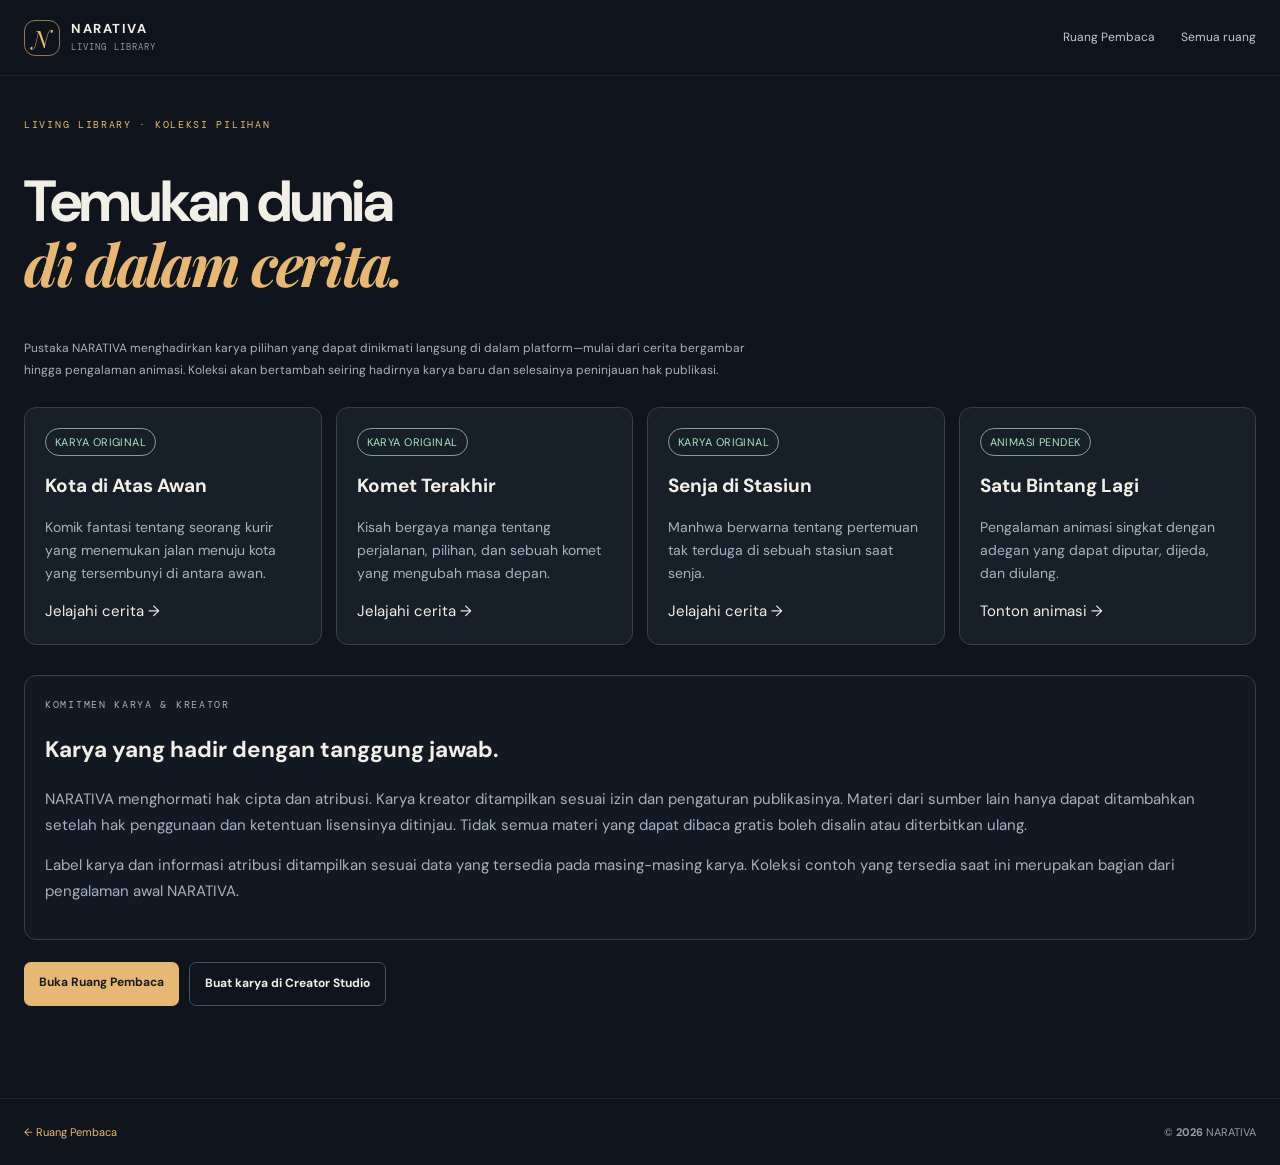
<file: website/library/importer.html>
<!doctype html>
<html lang="id"><head><meta charset="utf-8"><meta name="viewport" content="width=device-width,initial-scale=1"><meta name="robots" content="noindex,nofollow"><meta http-equiv="refresh" content="0;url=./"><link rel="canonical" href="./"><title>Membuka Pustaka Pilihan — NARATIVA</title><script>location.replace("./");</script></head><body><p>Membuka Pustaka Pilihan NARATIVA… <a href="./">Lanjutkan</a></p></body></html>
</file>
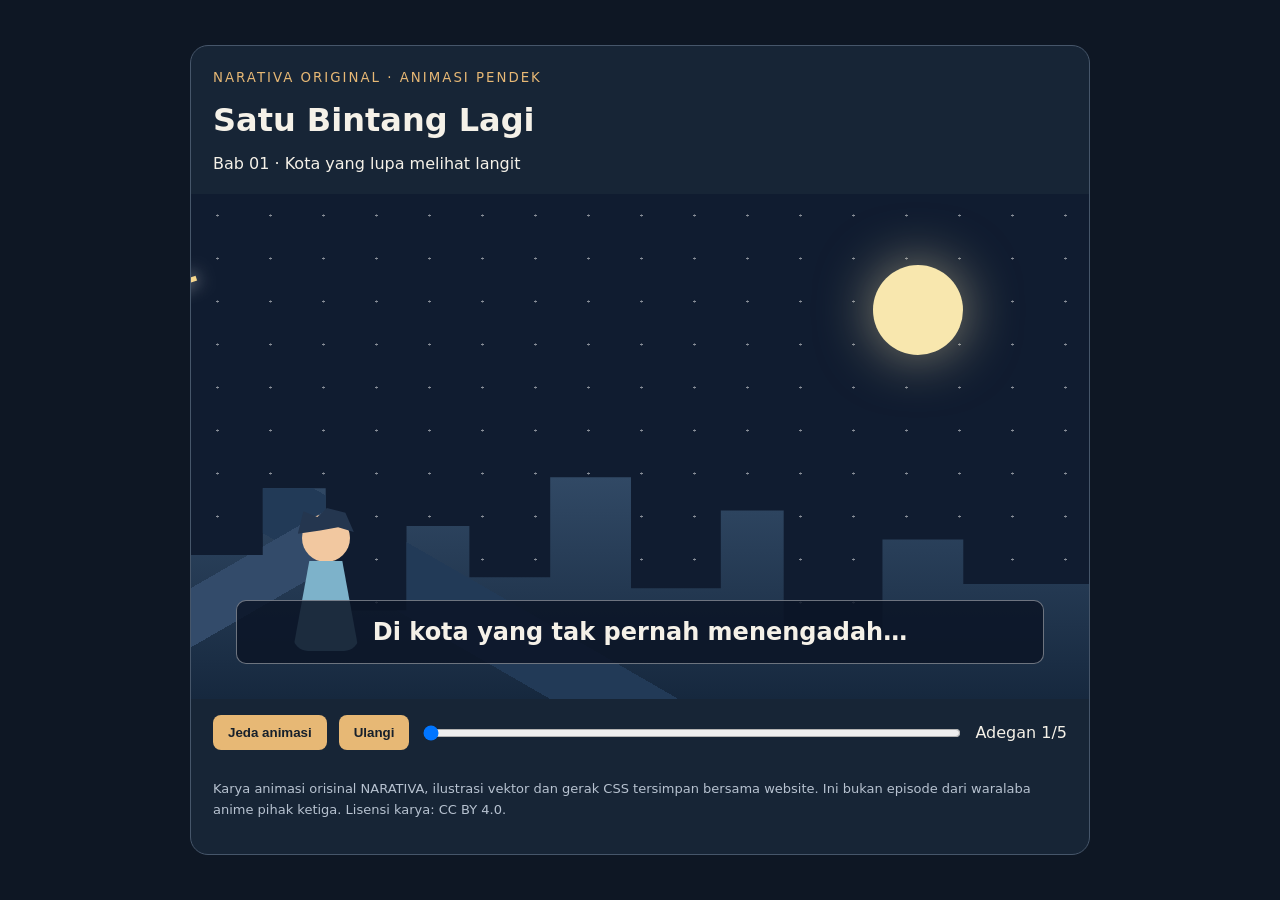
<file: website/library/anime/satu-bintang-lagi.html>
<!doctype html>
<html lang="id">
<head><meta charset="utf-8"><meta name="viewport" content="width=device-width,initial-scale=1"><title>Satu Bintang Lagi — NARATIVA Anime Lab</title><style>
*{box-sizing:border-box}body{margin:0;background:#0e1724;color:#f5f1e8;font:16px/1.6 system-ui,sans-serif;display:grid;min-height:100vh;place-items:center;padding:20px}.player{width:min(900px,100%);border:1px solid #46566a;border-radius:18px;overflow:hidden;background:#172536}.head{padding:18px 22px}.head small{color:#e7b875;letter-spacing:.15em}.head h1{margin:5px 0}.stage{aspect-ratio:16/9;background:#101c30;position:relative;overflow:hidden}.stars{position:absolute;inset:0;background-image:radial-gradient(#fff 1px,transparent 1.5px);background-size:53px 43px;opacity:.5;animation:twinkle 2s infinite alternate}.moon{position:absolute;width:90px;height:90px;border-radius:50%;background:#f8e7ae;right:14%;top:14%;box-shadow:0 0 55px #f8e7ae88}.city{position:absolute;bottom:0;width:100%;height:44%;background:linear-gradient(150deg,transparent 15%,#334b6a 15% 23%,transparent 23%),linear-gradient(30deg,transparent 28%,#223a57 28% 38%,transparent 38%),linear-gradient(#314965,#16283e);clip-path:polygon(0 35%,8% 35%,8% 5%,15% 5%,15% 60%,24% 60%,24% 22%,31% 22%,31% 45%,40% 45%,40% 0,49% 0,49% 50%,59% 50%,59% 15%,66% 15%,66% 70%,77% 70%,77% 28%,86% 28%,86% 48%,100% 48%,100% 100%,0 100%)}.comet{position:absolute;top:22%;left:-20%;width:190px;height:5px;background:linear-gradient(90deg,transparent,#fff,#f6d68b);transform:rotate(-18deg);filter:drop-shadow(0 0 9px #fff);animation:fly 8s linear infinite}.hero{position:absolute;bottom:8%;left:10%;width:90px;height:145px;animation:float 3s ease-in-out infinite}.headshape{width:48px;height:48px;background:#f2c8a0;border-radius:50%;margin:auto;position:relative}.hair{position:absolute;top:-6px;left:-4px;width:56px;height:32px;background:#24364f;clip-path:polygon(0 80%,10% 10%,35% 28%,52% 0,85% 15%,100% 75%,72% 60%,40% 70%)}.bodyshape{margin:-1px auto 0;width:66px;height:90px;background:#7db2ca;clip-path:polygon(25% 0,75% 0,100% 100%,0 100%);border-radius:15px}.caption{position:absolute;bottom:7%;left:5%;right:5%;padding:12px 16px;text-align:center;border:1px solid #ffffff66;border-radius:10px;background:#0b1426d9;font-size:clamp(15px,2.4vw,24px);font-weight:700}.controls{display:flex;align-items:center;gap:12px;padding:16px 22px;flex-wrap:wrap}.controls button{background:#e7b875;color:#17202b;border:0;border-radius:8px;padding:10px 15px;font-weight:700;cursor:pointer}.controls input{flex:1;min-width:120px}.note{padding:0 22px 20px;color:#b7c2d0;font-size:13px}@keyframes fly{0%{left:-35%;top:25%;opacity:0}15%{opacity:1}70%{opacity:1}100%{left:120%;top:8%;opacity:0}}@keyframes float{0%,100%{transform:translateY(0)}50%{transform:translateY(-12px)}}@keyframes twinkle{from{opacity:.2}to{opacity:.65}}.paused *{animation-play-state:paused!important}
</style></head>
<body><main class="player"><header class="head"><small>NARATIVA ORIGINAL · ANIMASI PENDEK</small><h1>Satu Bintang Lagi</h1><div>Bab 01 · Kota yang lupa melihat langit</div></header><section id="stage" class="stage" aria-label="Animasi original"><div class="stars"></div><div class="moon"></div><div class="city"></div><div class="comet"></div><div class="hero"><div class="headshape"><div class="hair"></div></div><div class="bodyshape"></div></div><div id="caption" class="caption">Di kota yang tak pernah menengadah…</div></section><div class="controls"><button id="play">Jeda animasi</button><button id="restart">Ulangi</button><input id="timeline" type="range" min="0" max="4" step="1" value="0" aria-label="Adegan"><span id="time">Adegan 1/5</span></div><p class="note">Karya animasi orisinal NARATIVA, ilustrasi vektor dan gerak CSS tersimpan bersama website. Ini bukan episode dari waralaba anime pihak ketiga. Lisensi karya: CC BY 4.0.</p></main><script>
const lines=["Di kota yang tak pernah menengadah…","Nara melihat cahaya melintasi malam.","Satu bintang jatuh di balik menara.","Ia membuat satu permintaan: biarkan kota bermimpi lagi.","Malam itu, untuk pertama kali, semua orang melihat ke atas."];let playing=true;let idx=0;const stage=document.querySelector('#stage'),caption=document.querySelector('#caption'),timeline=document.querySelector('#timeline'),time=document.querySelector('#time'),play=document.querySelector('#play');function setScene(i){idx=i;caption.textContent=lines[i];timeline.value=i;time.textContent='Adegan '+(i+1)+'/5';stage.classList.remove('paused');if(!playing)stage.classList.add('paused')}play.onclick=()=>{playing=!playing;play.textContent=playing?'Jeda animasi':'Lanjutkan';stage.classList.toggle('paused',!playing)};document.querySelector('#restart').onclick=()=>{setScene(0);playing=true;play.textContent='Jeda animasi';stage.classList.remove('paused')};timeline.oninput=()=>setScene(Number(timeline.value));let started=Date.now();setInterval(()=>{if(playing&&Date.now()-started>5200){setScene((idx+1)%lines.length);started=Date.now()}},300);
</script></body></html>
</file>
<file: website/theme.css>
@import url('https://fonts.googleapis.com/css2?family=DM+Mono:wght@400;500&family=DM+Sans:wght@400;500;600;700&family=Playfair+Display:ital,wght@0,500;0,600;1,500;1,600&display=swap');
:root{--bg:#10151d;--panel:#171e28;--ink:#f1eee7;--muted:#a5adb8;--line:#2b3440;--gold:#e7b875;--mint:#9de0c9;--blue:#9eb8ff;--max:1160px}*{box-sizing:border-box}html{scroll-behavior:smooth;scroll-padding-top:86px}body{margin:0;background:var(--bg);color:var(--ink);font-family:'DM Sans',sans-serif;font-size:15px;line-height:1.65}a{color:inherit;text-decoration:none}.wrap{width:min(var(--max),calc(100% - 48px));margin:auto}.topbar{height:82px;display:flex;align-items:center;justify-content:space-between;padding:0 max(24px,calc((100vw - var(--max))/2));border-bottom:1px solid #ffffff10;background:#10151df2;position:sticky;top:0;z-index:10;backdrop-filter:blur(18px)}.brand{display:flex;gap:11px;align-items:center;font-weight:700;letter-spacing:.11em;font-size:14px;line-height:1.2}.brand small{display:block;font:9px 'DM Mono',monospace;color:#8f9ba9;letter-spacing:.15em;margin-top:5px}.brand-mark{width:38px;height:38px;border:1px solid #e7b875a8;border-radius:12px;display:grid;place-items:center;color:var(--gold);font:italic 24px 'Playfair Display';box-shadow:inset 0 0 22px #e7b87510}nav{display:flex;align-items:center;gap:30px;font-size:12px;color:#c4cad2}nav a:hover{color:var(--gold)}.nav-cta{border:1px solid #47515e;padding:10px 14px;border-radius:8px;color:var(--ink)}.nav-cta span{color:var(--gold);margin-left:12px}.menu-toggle{display:none;background:none;color:var(--ink);border:0;font-size:22px}.hero{min-height:620px;display:grid;grid-template-columns:1.05fr .95fr;align-items:center;gap:45px;padding-top:58px;padding-bottom:72px}.eyebrow{font:10px 'DM Mono',monospace;letter-spacing:.18em;color:var(--gold);display:flex;align-items:center;gap:10px}.pulse{width:7px;height:7px;border-radius:50%;background:var(--mint);box-shadow:0 0 13px #9de0c9a0}.hero h1,.section h2,.studio-copy h2,.roadmap-section h2,.closing h2{font-size:clamp(44px,5.1vw,70px);letter-spacing:-.055em;line-height:1.04;font-weight:500;margin:23px 0}.hero h1 em,.section h2 em,.studio-copy h2 em,.roadmap-section h2 em,.closing h2 em{font-family:'Playfair Display',serif;font-weight:500;color:var(--gold)}.hero-lede{max-width:560px;color:#b0b8c2;font-size:16px;line-height:1.85}.hero-actions{display:flex;gap:12px;flex-wrap:wrap;margin-top:29px}.button{display:inline-flex;align-items:center;justify-content:center;gap:20px;padding:13px 17px;border-radius:8px;font-size:12px;font-weight:700;border:1px solid transparent;cursor:pointer;transition:transform .2s,background .2s}.button:hover{transform:translateY(-2px)}.primary{background:var(--gold);color:#191a1c}.primary:hover{background:#f0c98e}.secondary{border-color:#3a4552;color:#dce0e5}.secondary:hover{background:#ffffff08}.proof-row{display:flex;align-items:center;gap:17px;margin-top:48px}.proof-row div{display:flex;flex-direction:column;gap:3px}.proof-row b{font:11px 'DM Mono';color:var(--gold)}.proof-row span{font-size:11px;color:#9ca6b1}.proof-row i{height:27px;width:1px;background:#3b4550}.hero-art{height:430px;position:relative;display:grid;place-items:center;isolation:isolate}.hero-art:before{content:'';position:absolute;inset:12% 8%;background:radial-gradient(ellipse,#a77d4c1e,transparent 67%);filter:blur(14px);z-index:-1}.orbit{position:absolute;border:1px solid #e7b8752a;border-radius:50%;transform:rotate(-28deg)}.orbit-a{width:440px;height:205px}.orbit-b{width:380px;height:310px;transform:rotate(48deg);border-color:#9eb8ff22}.orbit-c{width:260px;height:390px;transform:rotate(69deg);border-color:#9de0c91b}.planet{position:absolute;border-radius:50%}.planet-main{width:190px;height:190px;background:radial-gradient(circle at 30% 25%,#f4d6a0,#ba8050 28%,#4c3a43 61%,#1a2737 80%);box-shadow:inset -24px -20px 40px #05080c99,0 0 65px #e7b87525;display:grid;place-items:center}.planet-main:after{content:'';position:absolute;width:255px;height:67px;border:2px solid #e7b87580;border-radius:50%;transform:rotate(-32deg);box-shadow:0 0 18px #e7b87518}.planet-glyph{font:54px 'Playfair Display';color:#fff0d1;text-shadow:0 0 30px #fff}.planet-small{width:45px;height:45px;background:radial-gradient(circle at 28% 22%,#c8d6e8,#586d8b 65%,#273244);top:16%;right:17%;box-shadow:0 0 30px #9eb8ff25}.planet-gold{width:24px;height:24px;background:radial-gradient(circle at 30% 25%,#fff0bb,#c98b46 65%);bottom:19%;left:17%;box-shadow:0 0 26px #e7b87535}.art-label{position:absolute;display:flex;align-items:center;gap:9px;border:1px solid #ffffff18;background:#141b24db;backdrop-filter:blur(14px);padding:11px 13px;border-radius:9px;font:9px 'DM Mono';letter-spacing:.06em;color:#cbd1d9}.art-label b{color:var(--mint);font-weight:500}.label-top{top:8%;left:1%}.tiny-dot{width:6px;height:6px;border-radius:50%;background:var(--mint)}.label-bottom{bottom:7%;right:0;letter-spacing:0;font:11px 'DM Sans'}.label-bottom b,.label-bottom small{display:block}.label-bottom small{font-size:10px;color:#8f9aa8;margin-top:3px}.mini-cover{width:29px;height:38px;display:grid;place-items:center;background:#a77d4c;color:#171b21;font:italic 19px 'Playfair Display';border-radius:2px}.star{position:absolute;color:var(--gold)}.star-one{top:25%;left:18%;font-size:24px}.star-two{bottom:25%;right:14%;font-size:16px}.star-three{top:20%;right:28%;font-size:30px;color:var(--blue)}.ticker{border-top:1px solid #ffffff0e;border-bottom:1px solid #ffffff0e;overflow:hidden;white-space:nowrap;padding:16px 0;color:#8d98a5;font:10px 'DM Mono';letter-spacing:.17em}.ticker div{width:max-content;animation:marquee 36s linear infinite}.ticker span{color:var(--gold);padding:0 30px}@keyframes marquee{to{transform:translateX(-30%)}}.section{padding-top:110px;padding-bottom:110px}.section-head{display:grid;grid-template-columns:1fr .7fr;align-items:end;gap:60px;margin-bottom:44px}.section h2,.studio-copy h2,.roadmap-section h2,.closing h2{font-size:clamp(38px,4.4vw,56px);margin:18px 0 0}.section-head>p{color:var(--muted);max-width:420px;line-height:1.9;margin:0 0 6px}.format-grid{display:grid;grid-template-columns:repeat(3,1fr);gap:15px}.format-card{background:var(--panel);border:1px solid #ffffff0c;border-radius:13px;padding:20px;min-width:0;overflow:hidden}.card-number{font:10px 'DM Mono';color:#788492;letter-spacing:.1em}.format-art{height:215px;display:flex;align-items:center;justify-content:center;position:relative;overflow:hidden;margin:10px -4px 15px}.book-art{background:radial-gradient(ellipse,#b78b5226,transparent 70%)}.book-cover{width:130px;height:174px;background:linear-gradient(135deg,#2c4b4b,#121c28 65%);border:1px solid #c6a36c8a;box-shadow:12px 13px 0 #0d1218,0 22px 32px #0007;transform:rotate(-6deg);padding:14px;display:flex;flex-direction:column;justify-content:space-between;color:#e6c58e}.book-cover span{font:italic 25px 'Playfair Display'}.book-cover i{font:500 17px 'Playfair Display';line-height:1.1;letter-spacing:.07em}.book-cover small{font:7px 'DM Mono';letter-spacing:.1em}.comic-art{background:radial-gradient(ellipse,#5a71962b,transparent 70%);gap:8px;transform-style:preserve-3d}.comic-panel{width:47%;height:156px;border:2px solid #d7dce1;background:linear-gradient(145deg,#243a54,#8d7969 45%,#161c28);transform:rotate(-4deg);padding:13px;display:flex;flex-direction:column;justify-content:space-between;box-shadow:0 15px 30px #0006}.comic-panel span{font:10px 'DM Mono';line-height:1.4}.comic-panel i{font-size:42px;text-align:right;color:#edc886}.comic-panel.second{height:130px;transform:rotate(5deg);background:linear-gradient(30deg,#121b2a,#526c7b);margin-top:32px}.format-card h3{font-size:19px;margin:10px 0 5px}.format-card p{font-size:12px;color:#9ca7b4;line-height:1.8;min-height:65px}.card-tag{font:9px 'DM Mono';letter-spacing:.12em;color:var(--gold);display:inline-block;border-top:1px solid #ffffff13;padding-top:14px;width:100%;margin-top:8px}.audio-art{background:radial-gradient(ellipse,#8b684026,transparent 70%);flex-direction:column;gap:18px}.sound-orb{width:112px;height:112px;border-radius:50%;display:grid;place-items:center;font-size:40px;color:#f5d59e;background:radial-gradient(circle at 35% 25%,#5c6b70,#1a2730 60%,#111720);box-shadow:inset 0 0 30px #9de0c933,0 0 45px #9de0c91b;border:1px solid #9de0c94a}.wave{height:30px;display:flex;align-items:center;gap:5px}.wave b{width:3px;border-radius:3px;background:var(--mint);height:var(--h,12px);opacity:.8}.wave b:nth-child(3n){--h:24px}.wave b:nth-child(2n){--h:17px}.wave b:nth-child(5n){--h:29px}.studio-section{background:#151d27;border-block:1px solid #ffffff0c;padding:100px 0}.studio-layout{display:grid;grid-template-columns:.8fr 1fr;gap:90px;align-items:start}.studio-copy{padding-top:20px}.studio-copy>p{color:#a7b1bd;line-height:1.9;max-width:410px;margin-top:25px}.studio-points{display:grid;gap:13px;margin-top:30px;color:#c8d1d9;font-size:12px}.studio-points span::first-letter{color:var(--mint)}.studio-panel{background:#0f151d;border:1px solid #35404e;border-radius:14px;padding:25px;box-shadow:0 22px 65px #0002}.panel-top{display:flex;align-items:center;justify-content:space-between;border-bottom:1px solid #ffffff12;padding-bottom:18px;margin-bottom:20px;font:10px 'DM Mono';letter-spacing:.08em}.panel-top small{color:#7f8c9b;display:block;margin:5px 0 0 17px;font-size:9px}.status-dot{display:inline-block;width:7px;height:7px;background:var(--mint);border-radius:50%;margin-right:9px}.panel-icon{font-size:22px;color:var(--gold)}label{display:block;font:10px 'DM Mono';letter-spacing:.06em;color:#9ca8b5;margin:15px 0 8px}input,textarea,select{width:100%;background:#171f29;color:#e8ebef;border:1px solid #303c49;border-radius:7px;padding:12px 13px;font:12px 'DM Sans';outline:none}input:focus,textarea:focus,select:focus{border-color:#cba36c}textarea{resize:vertical;line-height:1.7;min-height:118px}.panel-options{display:grid;grid-template-columns:1fr 1fr;gap:12px}.generate-btn{width:100%;margin-top:20px}.form-note{font-size:10px;color:#758392;margin:12px 0 0}.results{border-top:1px solid #ffffff14;margin-top:23px;padding-top:18px}.results h3{font-size:17px;margin:0 0 5px}.results-intro{color:#9ba7b3;font-size:11px;margin-bottom:16px}.scene{padding:14px;border:1px solid #303b48;border-radius:8px;margin-top:9px;background:#151d26}.scene-top{display:flex;justify-content:space-between;gap:12px;font:9px 'DM Mono';color:var(--gold)}.scene h4{margin:8px 0;font-size:13px}.scene p{font-size:11px;line-height:1.7;color:#a8b2bd;margin:0}.scene small{display:block;color:#7c8998;font-size:10px;margin-top:10px}.principle-grid{display:grid;grid-template-columns:repeat(4,1fr);gap:15px;margin-top:46px}.principle-grid article{border-top:1px solid #38434f;padding:22px 15px 0 0}.principle-icon{font-size:24px;color:var(--gold)}.principle-grid h3{font-size:15px;margin:20px 0 8px}.principle-grid p{color:#98a3b0;font-size:12px;line-height:1.85;margin:0}.roadmap-section{background:#151d27;border-block:1px solid #ffffff0c;padding:100px 0}.roadmap-section h2{margin-bottom:40px}.roadmap{max-width:850px;border-top:1px solid #394450}.road-step{display:grid;grid-template-columns:90px 1fr 110px;gap:20px;align-items:center;padding:22px 8px;border-bottom:1px solid #303a46}.step-no{font:11px 'DM Mono';color:var(--gold)}.road-step h3{font-size:14px;margin:0 0 4px}.road-step p{font-size:11px;color:#96a2af;margin:0;line-height:1.7}.step-status{font:8px 'DM Mono';letter-spacing:.12em;color:#7f8b99;text-align:right}.road-step.active .step-status{color:var(--mint)}.closing{padding-top:85px;padding-bottom:85px;display:flex;align-items:center;justify-content:space-between;gap:30px}.closing h2{font-size:clamp(35px,4vw,51px)}footer{border-top:1px solid #ffffff12;padding:25px max(24px,calc((100vw - var(--max))/2));display:flex;align-items:center;justify-content:space-between;gap:20px;color:#778391;font-size:10px}footer .brand{color:var(--ink);font-size:12px}footer .brand-mark{width:32px;height:32px;border-radius:9px;font-size:20px}
@media(max-width:900px){.hero{gap:15px;grid-template-columns:1fr .8fr}.hero-art{transform:scale(.88);margin-inline:-20px}.section-head{gap:25px}.studio-layout{gap:40px}.format-art{height:175px}.principle-grid{grid-template-columns:repeat(2,1fr);row-gap:32px}}
@media(max-width:700px){.wrap{width:calc(100% - 36px)}.topbar{height:70px;padding:0 18px}.menu-toggle{display:block}nav{display:none;position:absolute;top:69px;left:0;right:0;background:#111821;border-bottom:1px solid #303a46;padding:20px;flex-direction:column;align-items:stretch;gap:18px}nav.open{display:flex}.nav-cta{text-align:center}.hero{display:flex;flex-direction:column;align-items:stretch;padding-top:58px;padding-bottom:42px;gap:10px}.hero h1{font-size:48px}.hero-lede{font-size:14px}.hero-art{height:330px;transform:scale(.85);margin:-10px -25px 0}.proof-row{margin-top:35px;gap:12px}.proof-row span{font-size:10px}.section{padding-top:76px;padding-bottom:76px}.section-head{display:block}.section-head>p{margin-top:22px}.section h2,.studio-copy h2,.roadmap-section h2{font-size:41px}.format-grid{grid-template-columns:1fr;gap:13px}.format-card{padding:18px}.format-art{height:200px}.format-card p{min-height:0}.studio-section,.roadmap-section{padding:75px 0}.studio-layout{grid-template-columns:1fr;gap:34px}.studio-copy{padding-top:0}.studio-panel{padding:19px}.principle-grid{grid-template-columns:1fr 1fr;gap:26px 18px}.principle-grid article{padding-top:16px}.principle-grid h3{margin-top:12px}.road-step{grid-template-columns:52px 1fr;gap:12px;padding:18px 2px}.step-status{grid-column:2;text-align:left;margin-top:2px}.closing{padding-top:62px;padding-bottom:62px;display:block}.closing .button{margin-top:26px}footer{padding:22px 18px;flex-wrap:wrap}footer>span:nth-child(2){display:none}}
@media(prefers-reduced-motion:reduce){html{scroll-behavior:auto}.ticker div{animation:none}*,*:before,*:after{transition:none!important}}
</file>
<file: website/collective.css>
/* Collective Intelligence workspace */
.collective-section{padding:92px 0;background:#101720;border-block:1px solid #ffffff12}
.collective-section h2{font-size:clamp(38px,4.4vw,56px);letter-spacing:-.055em;line-height:1.04;font-weight:500;margin:18px 0 0}
.collective-section h2 em{font-family:'Playfair Display',serif;font-weight:500;color:var(--gold)}
.collective-auth[hidden],#collectiveWorkspace[hidden]{display:none!important}
.collective-intro{max-width:760px;color:#aab5c1;line-height:1.9;margin:22px 0 34px}
.collective-pillars{display:grid;grid-template-columns:repeat(3,1fr);gap:14px;margin:28px 0 36px}
.collective-pillar{border:1px solid #ffffff16;background:#151e28;padding:20px;border-radius:10px}
.collective-pillar b{display:block;color:var(--gold);font-size:13px;margin-bottom:8px}
.collective-pillar p{color:#9eabb9;font-size:12px;margin:0;line-height:1.8}
.collective-workspace{border:1px solid #394554;border-radius:14px;background:#0d131b;padding:24px}
.collective-status{border:1px solid #354352;border-radius:8px;padding:12px 14px;font-size:12px;color:#b7c3ce;margin:18px 0 24px}
.collective-status[data-kind="success"]{border-color:#527f72;color:#b8ead9}
.collective-status[data-kind="error"]{border-color:#9c5d58;color:#ffc3bc}
.collective-auth{display:grid;grid-template-columns:1fr 1fr;gap:16px;align-items:end}
.collective-auth p{grid-column:1/-1;color:#96a3b2;font-size:12px;margin:0}
.collective-auth input,.collective-workspace input,.collective-workspace textarea,.collective-workspace select{font-family:'DM Sans',sans-serif}
.collective-actions{display:flex;gap:9px;flex-wrap:wrap;margin-top:12px}
.collective-actions .button{font:600 11px 'DM Sans';}
.collective-userbar{display:flex;justify-content:space-between;gap:14px;align-items:center;border-bottom:1px solid #ffffff15;padding-bottom:17px;margin-bottom:22px;font-size:12px;color:#a9b5c2}
.collective-userbar strong{color:var(--mint);overflow-wrap:anywhere}
.collective-grid{display:grid;grid-template-columns:1fr 1fr;gap:16px}
.collective-form-card{border:1px solid #2f3a47;border-radius:10px;padding:18px;min-width:0}
.collective-form-card h3{font-size:16px;margin:0 0 6px}
.collective-form-card>p{color:#8795a4;font-size:11px;line-height:1.7;margin:0 0 14px}
.collective-form-card label{margin-top:13px}
.collective-form-card textarea{min-height:90px}
.collective-check{display:flex;gap:9px;align-items:center;color:#c4ced8;font:11px 'DM Sans';margin:14px 0}
.collective-check input{width:auto;accent-color:#e7b875}
.collective-full{grid-column:1/-1}
.collective-output{display:grid;grid-template-columns:repeat(2,minmax(0,1fr));gap:10px;margin-top:14px}
.collective-item{border:1px solid #303b48;border-radius:8px;padding:14px;min-width:0;overflow-wrap:anywhere}
.collective-item h4{font-size:13px;margin:5px 0 8px;color:#e5c48d}
.collective-item p{font-size:11px;color:#a6b1bd;line-height:1.75;margin:5px 0}
.collective-item small{font:9px 'DM Mono';letter-spacing:.04em;color:#8392a2}
.collective-empty{grid-column:1/-1;color:#8f9cab;font-size:12px;border:1px dashed #364352;padding:20px;border-radius:8px}
@media(max-width:700px){.collective-section{padding:70px 0}.collective-pillars,.collective-auth,.collective-grid,.collective-output{grid-template-columns:1fr}.collective-workspace{padding:16px}.collective-full{grid-column:auto}.collective-userbar{align-items:flex-start;flex-direction:column}}
</file>
<file: website/experience.css>
@import url('https://fonts.googleapis.com/css2?family=DM+Mono:wght@400;500&family=DM+Sans:wght@400;500;600;700&family=Playfair+Display:ital,wght@0,500;0,600;1,500;1,600&display=swap');
:root{--x-bg:#10151d;--x-panel:#171f29;--x-panel2:#1c2632;--x-ink:#f2efe8;--x-muted:#a7b2bf;--x-line:#34414e;--x-gold:#e7b875;--x-mint:#9de0c9;--x-blue:#9eb8ff;--x-max:1320px;color-scheme:dark}*{box-sizing:border-box}html{scroll-behavior:smooth;scroll-padding-top:100px}body{margin:0;background:var(--x-bg);color:var(--x-ink);font:15px/1.65 'DM Sans',sans-serif}a{color:inherit;text-decoration:none}button,input,textarea,select{font:inherit}button,a,input,textarea,select{outline-offset:4px}button:focus-visible,a:focus-visible,input:focus-visible,textarea:focus-visible,select:focus-visible{outline:2px solid var(--x-mint)}::selection{background:#e7b87555}.x-top{height:76px;padding:0 max(24px,calc((100vw - var(--x-max))/2));display:flex;align-items:center;justify-content:space-between;border-bottom:1px solid #ffffff12;position:sticky;top:0;background:#10151df2;backdrop-filter:blur(16px);z-index:20}.x-brand{display:flex;gap:11px;align-items:center;font-weight:700;font-size:13px;letter-spacing:.12em;line-height:1.15}.x-brand small{display:block;font:9px 'DM Mono',monospace;color:#8996a5;letter-spacing:.12em;margin-top:5px}.x-mark{width:36px;height:36px;border:1px solid #e7b8759c;border-radius:11px;display:grid;place-items:center;color:var(--x-gold);font:italic 24px 'Playfair Display'}.x-top nav{display:flex;align-items:center;gap:26px;font-size:12px;color:#c0cad5}.x-top nav a:hover,.x-top nav .x-nav-active{color:var(--x-gold)}.x-wrap{width:min(var(--x-max),calc(100% - 48px));margin:auto}.x-intro{padding:76px 0 46px;max-width:790px}.x-eyebrow{font:10px 'DM Mono',monospace;letter-spacing:.17em;color:var(--x-gold);margin:0 0 12px}.x-intro h1,.x-page-head h1{font-size:clamp(42px,6vw,70px);line-height:1.03;letter-spacing:-.06em;font-weight:500;margin:15px 0 20px}.x-intro h1 em,.x-page-head h1 em,.x-rights h2 em{font:500 italic .98em 'Playfair Display',serif;color:var(--x-gold)}.x-lead{max-width:690px;font-size:16px;color:var(--x-muted);line-height:1.9}.x-spaces{display:grid;grid-template-columns:repeat(2,minmax(0,1fr));gap:16px;margin-bottom:34px}.x-space{position:relative;min-height:260px;border:1px solid #ffffff15;border-radius:15px;padding:26px;background:linear-gradient(135deg,#1a2633,#131a23);overflow:hidden;display:flex;flex-direction:column;align-items:flex-start;transition:transform .2s,border-color .2s}.x-space:after{content:'';position:absolute;width:210px;height:210px;border-radius:50%;right:-90px;top:-90px;border:1px solid #e7b8752c;box-shadow:0 0 0 22px #ffffff04,0 0 0 50px #ffffff03;pointer-events:none}.x-space:hover{transform:translateY(-3px);border-color:#e7b87566}.x-space-index{font:10px 'DM Mono';letter-spacing:.12em;color:#aab5c1}.x-space-icon{position:absolute;right:24px;top:22px;font-size:25px;color:var(--x-gold)}.x-space h2{font:500 30px 'Playfair Display',serif;margin:25px 0 8px;letter-spacing:-.03em}.x-space p{color:#a9b5c2;max-width:460px;font-size:13px;line-height:1.8;margin:0 0 22px}.x-space-cta{margin-top:auto;color:var(--x-gold);font-size:12px;font-weight:700}.x-space-cta b{padding-left:12px}.x-reader{background:linear-gradient(135deg,#17232e,#17242c 55%,#263a43)}.x-creator{background:linear-gradient(135deg,#22202a,#242b3b 60%,#2c3342)}.x-commerce{background:linear-gradient(135deg,#22231f,#2b2c25 60%,#3c3428)}.x-admin{background:linear-gradient(135deg,#1a2029,#202833 60%,#2c3039)}.x-note{display:flex;gap:15px;padding:18px 20px;border:1px solid #ffffff16;border-radius:12px;background:#151c25;margin:25px 0 65px}.x-note-icon{flex:0 0 28px;width:28px;height:28px;border:1px solid #e7b87588;border-radius:50%;display:grid;place-items:center;color:var(--x-gold)}.x-note strong{font-size:13px}.x-note p{margin:4px 0 0;color:var(--x-muted);font-size:12px}.x-footer{border-top:1px solid #ffffff12;padding:24px max(24px,calc((100vw - var(--x-max))/2));display:flex;justify-content:space-between;gap:16px;color:#94a0ad;font-size:11px}.x-footer a{color:var(--x-gold)}.x-app{display:grid;grid-template-columns:210px minmax(0,1fr);gap:34px;padding-top:34px;padding-bottom:76px}.x-side{align-self:start;position:sticky;top:104px;border-right:1px solid #ffffff13;padding:18px 22px 18px 0;display:flex;flex-direction:column;gap:7px;min-height:280px}.x-side>a{font-size:12px;color:#a8b4c1;padding:9px 11px;border-radius:7px}.x-side>a:hover,.x-side>a.is-current{color:var(--x-ink);background:#ffffff0a}.x-side>a.is-current{border-left:2px solid var(--x-gold)}.x-side-note{margin-top:20px;border-top:1px solid #ffffff14;padding-top:16px;font-size:11px;color:#8391a0;line-height:1.75}.x-content{min-width:0}.x-page-head{display:flex;justify-content:space-between;gap:28px;align-items:flex-end;padding:25px 0 32px;border-bottom:1px solid #ffffff13}.x-page-head h1{font-size:clamp(37px,4.8vw,58px);margin:13px 0 15px}.x-muted{color:var(--x-muted);font-size:12px;line-height:1.8}.x-page-head .x-muted{max-width:630px}.x-search{display:grid;gap:7px;font-size:11px;color:#a8b4c1;min-width:245px}.x-search input,.x-content input:not([type=checkbox]):not([type=file]),.x-content textarea,.x-content select{width:100%;background:#0e141c;border:1px solid #3a4653;border-radius:7px;color:var(--x-ink);padding:11px 12px;min-width:0}.x-content textarea{resize:vertical;min-height:130px}.input::placeholder,.x-content input::placeholder,.x-content textarea::placeholder{color:#687786}.x-continue{display:flex;justify-content:space-between;align-items:center;gap:25px;margin:25px 0;padding:22px 24px;border:1px solid #394750;border-radius:12px;background:linear-gradient(110deg,#18232c,#1b242d)}.x-continue h2{font:500 24px 'Playfair Display',serif;margin:3px 0}.x-continue p{color:var(--x-muted);font-size:12px;margin:0 0 12px}.x-progress{height:4px;background:#ffffff17;max-width:360px;border-radius:6px;overflow:hidden}.x-progress span{display:block;height:100%;background:var(--x-mint)}.x-continue small{display:block;color:#82909d;font-size:10px;margin-top:7px}.x-button{border:1px solid transparent;border-radius:7px;padding:11px 14px;display:inline-flex;align-items:center;justify-content:center;gap:8px;font-size:11px;font-weight:700;cursor:pointer;transition:background .15s,border-color .15s}.x-button:hover{filter:brightness(1.07)}.x-primary{background:var(--x-gold);color:#171a1d}.x-secondary{background:transparent;border-color:#44515f;color:#dce3e9}.x-section-head,.x-project-strip{display:flex;align-items:flex-end;justify-content:space-between;gap:18px;margin:35px 0 18px}.x-section-head h2,.x-project-strip h2,.x-panel h2{font:500 26px 'Playfair Display',serif;margin:0}.x-filter{display:flex;gap:5px;flex-wrap:wrap}.x-filter-btn{background:transparent;border:1px solid #3a4653;color:#aab5c1;border-radius:99px;padding:7px 11px;font-size:10px;cursor:pointer}.x-filter-btn.is-selected{color:#16191c;background:var(--x-gold);border-color:var(--x-gold)}.x-story-grid{display:grid;grid-template-columns:repeat(3,minmax(0,1fr));gap:14px}.x-story-card{border:1px solid #ffffff14;background:var(--x-panel);padding:13px;border-radius:11px;min-width:0}.x-cover{height:210px;padding:17px;display:flex;flex-direction:column;justify-content:space-between;border:1px solid #e7b87555;box-shadow:6px 7px 0 #0b1017;margin-bottom:14px;overflow:hidden}.x-cover span,.x-cover small{font:9px 'DM Mono';letter-spacing:.12em}.x-cover b{font:500 23px 'Playfair Display',serif;line-height:1.15}.cover-rain{background:radial-gradient(circle at 60% 20%,#647d8a,#1d303a 40%,#111a22)}.cover-cloud{background:radial-gradient(circle at 70% 20%,#a7c3d6,#4a667d 35%,#18283b 78%)}.cover-midnight{background:radial-gradient(circle at 35% 40%,#726a82,#252637 45%,#10141c)}.x-story-meta{display:flex;justify-content:space-between;gap:8px;font:8px 'DM Mono';letter-spacing:.05em;color:var(--x-gold)}.x-story-card h3{font-size:15px;line-height:1.35;margin:9px 0 5px}.x-story-card p{color:var(--x-muted);font-size:11px;line-height:1.7;min-height:40px}.x-text-button{background:none;border:0;padding:7px 0;color:var(--x-mint);font-size:11px;font-weight:700;cursor:pointer}.x-saved{margin-top:35px;border-top:1px solid #ffffff14;padding-top:20px}.x-saved h2{font:500 23px 'Playfair Display',serif}.x-reader-modal{position:fixed;inset:0;z-index:40;background:#070b10d9;display:grid;place-items:center;padding:20px}.x-reader-modal[hidden],.x-content [hidden]{display:none!important}.x-reader-sheet{width:min(680px,100%);max-height:85vh;overflow:auto;background:#171f29;border:1px solid #52606d;border-radius:14px;padding:clamp(24px,5vw,48px);position:relative}.x-reader-sheet h2{font:500 34px 'Playfair Display',serif}.x-reader-sheet>p:not(.x-eyebrow){font:18px/2 'Playfair Display',serif;color:#d6d7d4}.x-close{position:absolute;right:14px;top:12px;background:transparent;border:0;color:var(--x-ink);font-size:25px;cursor:pointer}.x-reader-actions{display:flex;gap:10px;flex-wrap:wrap;margin:25px 0 10px}.x-mini-stat,.x-admin-seal{border:1px solid #3b4856;border-radius:10px;padding:17px 20px;min-width:130px;background:#171f29}.x-mini-stat strong{display:block;font:500 34px 'Playfair Display',serif;color:var(--x-gold)}.x-mini-stat span,.x-admin-seal small{display:block;font-size:10px;color:#8e9aa8}.x-project-strip{margin-top:26px}.x-project-actions{display:flex;gap:8px;flex-wrap:wrap}.x-studio-card,.x-panel{border:1px solid #ffffff16;background:#151d26;border-radius:12px;padding:20px;margin-top:18px}.x-tabs{display:flex;gap:5px;border-bottom:1px solid #ffffff16;margin-bottom:20px}.x-tab{border:0;background:transparent;color:#99a6b3;padding:11px 15px;font-size:12px;cursor:pointer;border-bottom:2px solid transparent}.x-tab.is-selected{color:var(--x-gold);border-bottom-color:var(--x-gold)}.x-editor-grid{display:grid;grid-template-columns:minmax(0,1.35fr) minmax(220px,.8fr);gap:22px}.x-editor-main,.x-editor-side{min-width:0}.x-content label:not(.x-check):not(.x-upload){display:block;color:#b8c3ce;font-size:11px;margin:13px 0 6px}.x-editor-actions{display:flex;gap:8px;flex-wrap:wrap;margin-top:14px}.x-feedback{color:var(--x-mint);font-size:11px;min-height:18px}.x-outline{border-top:1px solid #ffffff14;margin-top:18px;padding-top:12px}.x-outline article{padding:12px 0;border-bottom:1px solid #ffffff0e}.x-outline h4{margin:0 0 4px;color:var(--x-gold);font-size:12px}.x-outline p{margin:0;color:#b3bec9;font-size:12px}.x-side-block{padding:16px;border:1px solid #ffffff13;border-radius:9px;margin-bottom:13px;background:#111821}.x-side-block .x-eyebrow{margin-bottom:9px}.x-upload{display:flex;flex-direction:column;align-items:center;gap:7px;text-align:center;padding:20px 12px;border:1px dashed #596675;border-radius:8px;cursor:pointer;color:#d7dce2!important}.x-upload>span{font-size:22px;color:var(--x-gold)}.x-upload small{font-size:10px;color:#8593a2}.x-asset-preview{display:grid;grid-template-columns:repeat(2,minmax(0,1fr));gap:8px;margin-top:12px}.x-asset-item{min-width:0;border:1px solid #ffffff14;border-radius:7px;padding:8px;font-size:10px;color:#a9b6c3;overflow-wrap:anywhere}.x-asset-item img{width:100%;height:100px;object-fit:cover;border-radius:4px;margin-bottom:5px}.x-rights{display:grid;grid-template-columns:.9fr 1.1fr;gap:30px;margin:35px 0;padding:25px;border:1px solid #ffffff16;border-radius:12px;background:#141c25}.x-rights h2{font:500 26px/1.2 'Playfair Display',serif;margin:0 0 12px}.x-rights-grid{display:grid;gap:12px;align-content:start}.x-rights-grid label{margin:0!important}.x-rights-grid label>span{display:block;margin-bottom:6px;color:#b8c3ce;font-size:11px}.x-check{display:flex;align-items:flex-start;gap:9px;color:#c3ccd5;font-size:11px}.x-check input{margin-top:3px;accent-color:var(--x-gold)}.x-metric-grid{display:grid;grid-template-columns:repeat(3,minmax(0,1fr));gap:12px;margin:24px 0}.x-metric-grid article{border:1px solid #ffffff14;border-radius:10px;padding:18px;background:#151d26}.x-metric-grid span,.x-metric-grid small{display:block;color:#9aa7b4;font-size:11px}.x-metric-grid strong{display:block;font:500 32px 'Playfair Display',serif;color:var(--x-gold);margin:6px 0}.x-metric-grid small{font-size:10px}.x-section-head{margin:0 0 18px}.x-product-form{display:grid;grid-template-columns:1fr 1fr;gap:10px 14px;padding:17px;border:1px solid #ffffff15;border-radius:9px;margin-bottom:16px}.x-product-form label{margin:0!important}.x-product-form .x-editor-actions{grid-column:1/-1}.x-product-list{display:grid;gap:9px}.x-product-row{display:flex;justify-content:space-between;gap:15px;align-items:center;border:1px solid #ffffff13;border-radius:8px;padding:13px}.x-product-row h3{font-size:12px;margin:0}.x-product-row p{font-size:10px;color:#9eabb8;margin:4px 0 0}.x-product-row strong{font-size:11px;color:var(--x-gold);white-space:nowrap}.x-empty{padding:22px;border:1px dashed #455260;border-radius:8px}.x-empty strong{font-size:12px}.x-empty p{font-size:11px;color:var(--x-muted);margin-bottom:0}.x-status-pill{display:inline-block;border:1px solid #8d754b;color:var(--x-gold);border-radius:99px;padding:7px 10px;font:9px 'DM Mono';letter-spacing:.06em}.x-vendor-grid{display:grid;grid-template-columns:repeat(2,minmax(0,1fr));gap:12px}.x-vendor{display:grid;grid-template-columns:40px minmax(0,1fr);gap:12px;border:1px solid #ffffff14;border-radius:9px;padding:15px;align-items:start}.x-vendor-icon{width:38px;height:38px;display:grid;place-items:center;border:1px solid #e7b87566;border-radius:10px;color:var(--x-gold);font:500 20px 'Playfair Display',serif}.x-vendor h3{font-size:13px;margin:0 0 3px}.x-vendor p{font-size:11px;color:#a6b3bf;margin:0 0 7px}.x-vendor small{display:block;font-size:9px;color:#7f8c9a}.x-vendor button{grid-column:2;justify-self:start;margin-top:4px}.x-admin-seal{text-align:center;align-self:center}.x-admin-seal>span{display:block;font-size:25px;color:var(--x-gold)}.x-admin-seal strong{display:block;font:10px 'DM Mono';letter-spacing:.1em;margin:6px 0}.x-admin-gate{display:flex;gap:20px;padding:23px;border:1px solid #735e3d;background:#201f1b;border-radius:12px;margin:24px 0}.x-gate-symbol{flex:0 0 48px;width:48px;height:48px;display:grid;place-items:center;border:1px solid #e7b8756e;border-radius:12px;font-size:25px;color:var(--x-gold)}.x-admin-gate h2{font:500 24px 'Playfair Display',serif;margin:0 0 7px}.x-admin-gate p:not(.x-eyebrow){font-size:12px;color:#b6b7b2;line-height:1.8;max-width:800px}.x-admin-grid{display:grid;grid-template-columns:repeat(2,minmax(0,1fr));gap:11px}.x-admin-grid article{border:1px solid #ffffff14;border-radius:9px;padding:16px;background:#111821}.x-admin-grid article>span{font:10px 'DM Mono';color:var(--x-gold)}.x-admin-grid h3{font-size:13px;margin:10px 0 5px}.x-admin-grid p{font-size:11px;color:#a2afbb;line-height:1.75;margin:0 0 10px}.x-admin-grid small{font-size:9px;color:#82909d}.x-checklist{list-style:none;margin:0;padding:0;display:grid;gap:16px}.x-checklist li{display:flex;gap:12px;align-items:flex-start}.x-check-open{color:var(--x-gold);font-size:20px;line-height:1}.x-checklist strong{font-size:12px}.x-checklist p{font-size:11px;color:#9eabb8;margin:4px 0 0}.x-panel{margin-top:22px}.x-panel .x-section-head{margin-bottom:16px}.x-panel .x-section-head h2{margin-top:0}.x-rights .x-muted{margin:0}
@media(max-width:900px){.x-app{grid-template-columns:165px minmax(0,1fr);gap:22px}.x-story-grid{grid-template-columns:repeat(2,minmax(0,1fr))}.x-editor-grid{grid-template-columns:1fr}.x-rights{grid-template-columns:1fr}.x-page-head{align-items:flex-start;flex-direction:column}.x-search{width:100%;min-width:0}.x-mini-stat,.x-admin-seal{align-self:flex-start}}
@media(max-width:650px){.x-top{height:68px;padding:0 17px}.x-top nav{gap:12px;font-size:10px}.x-brand{font-size:11px}.x-brand small{font-size:8px}.x-wrap{width:calc(100% - 32px)}.x-intro{padding:52px 0 30px}.x-intro h1{font-size:43px}.x-spaces{grid-template-columns:1fr}.x-space{min-height:225px;padding:21px}.x-footer{padding:20px 16px}.x-app{display:block;padding-top:14px}.x-side{position:static;min-height:0;border:0;border-bottom:1px solid #ffffff14;padding:8px 0 13px;display:flex;flex-direction:row;flex-wrap:wrap;gap:4px}.x-side .x-eyebrow{width:100%;margin-bottom:0}.x-side>a{padding:7px 9px;font-size:10px}.x-side-note{width:100%;margin-top:5px;padding-top:9px}.x-page-head{padding:25px 0}.x-page-head h1{font-size:43px}.x-continue{align-items:flex-start;flex-direction:column;padding:17px}.x-story-grid,.x-metric-grid,.x-vendor-grid,.x-admin-grid{grid-template-columns:1fr}.x-cover{height:230px}.x-section-head,.x-project-strip{align-items:flex-start;flex-direction:column}.x-filter{width:100%}.x-studio-card,.x-panel{padding:14px}.x-product-form{grid-template-columns:1fr}.x-product-form .x-editor-actions{grid-column:auto}.x-product-row{align-items:flex-start;flex-direction:column}.x-admin-gate{padding:16px;gap:12px}.x-gate-symbol{flex-basis:38px;width:38px;height:38px}.x-reader-sheet{padding:25px 20px}.x-reader-sheet h2{font-size:28px}.x-reader-sheet>p:not(.x-eyebrow){font-size:16px}}
@media(prefers-reduced-motion:reduce){*,*::before,*::after{scroll-behavior:auto!important;transition:none!important;animation:none!important}}
@media(forced-colors:active){.x-space,.x-button,.x-filter-btn{border:1px solid ButtonText}}

/* Creator writing toolbar and story wizard */
.x-word-toolbar{display:flex;flex-wrap:wrap;align-items:center;gap:8px;padding:10px;margin:8px 0 0;border:1px solid var(--line,#dce2e8);border-radius:12px 12px 0 0;background:var(--panel,#f6f8fa)}
.x-toolbar-group{display:flex;align-items:center;gap:4px;flex-wrap:wrap;padding-right:8px;border-right:1px solid var(--line,#dce2e8)}
.x-toolbar-group:last-child{border-right:0;padding-right:0}
.x-tool,.x-tool-wizard{display:inline-flex;align-items:center;justify-content:center;gap:6px;min-height:36px;padding:7px 10px;border:1px solid transparent;border-radius:8px;background:transparent;color:inherit;font:inherit;cursor:pointer}
.x-tool:hover,.x-tool:focus-visible{background:var(--surface,#fff);border-color:var(--line,#cbd5e1)}
.x-tool-wizard{font-weight:700;color:#fff;background:linear-gradient(115deg,#7656d6,#bd5dbb);padding:9px 13px}
.x-tool-wizard:hover{filter:brightness(1.06)}
.x-word-toolbar+.x-find-replace{margin-top:0}
.x-find-replace{display:flex;align-items:center;flex-wrap:wrap;gap:8px;padding:10px;border:1px solid var(--line,#dce2e8);background:var(--surface,#fff)}
.x-find-replace label{font-size:12px;color:var(--muted,#64748b)}
.x-find-replace input{width:min(180px,100%);padding:8px;border:1px solid var(--line,#cbd5e1);border-radius:7px}
#workText{border-radius:0 0 12px 12px;min-height:270px;line-height:1.8}
.x-editor-status{display:flex;justify-content:space-between;gap:12px;flex-wrap:wrap;padding:7px 2px;color:var(--muted,#64748b);font-size:12px}
.x-editor-hint{margin-top:10px}
.x-focus-mode .x-editor-side,.x-focus-mode .x-tabs,.x-focus-mode .x-editor-hint{display:none}
.x-focus-mode .x-editor-grid{grid-template-columns:minmax(0,1fr)}
.x-focus-mode .x-editor-main{max-width:1000px;margin:auto;width:100%}
.x-wizard-backdrop{position:fixed;inset:0;z-index:1000;display:flex;align-items:center;justify-content:center;padding:20px;background:rgba(8,12,20,.72);backdrop-filter:blur(5px);overflow:auto}
.x-wizard-backdrop[hidden],.x-find-replace[hidden]{display:none!important}
.x-wizard-card{width:min(780px,100%);max-height:min(92vh,900px);overflow:auto;padding:clamp(18px,3vw,30px);border:1px solid var(--line,#dce2e8);border-radius:20px;background:var(--surface,#fff);color:var(--text,#172033);box-shadow:0 24px 80px #0004}
.x-wizard-head{display:flex;justify-content:space-between;gap:18px;align-items:flex-start}
.x-wizard-head h2{margin:0 0 8px;font-size:clamp(22px,3vw,30px)}
.x-wizard-head .x-muted{margin-top:0}
.x-wizard-boundary{padding:10px 12px;border-radius:9px;background:#f5efff;color:#5c3e91;font-size:13px;line-height:1.55}
.x-wizard-form{display:grid;gap:10px}
.x-wizard-form label{display:block;font-weight:600;font-size:13px;margin-bottom:5px}
.x-wizard-form label span{color:#c43c56}
.x-wizard-form input,.x-wizard-form textarea,.x-wizard-form select{width:100%;padding:10px 12px;border:1px solid var(--line,#cbd5e1);border-radius:9px;background:var(--surface,#fff);color:inherit;font:inherit}
.x-wizard-fields{display:grid;grid-template-columns:repeat(2,minmax(0,1fr));gap:12px}
.x-wizard-actions{display:flex;gap:10px;flex-wrap:wrap;margin-top:8px}
.x-wizard-result{margin-top:18px;padding:14px;border:1px solid var(--line,#dce2e8);border-radius:12px}
.x-wizard-result h3{margin:0 0 8px}
@media(max-width:650px){.x-word-toolbar{gap:6px;padding:7px}.x-toolbar-group{border-right:0;padding-right:0}.x-tool{min-height:34px;padding:6px 8px}.x-tool-wizard span{display:inline}.x-wizard-fields{grid-template-columns:1fr}.x-wizard-backdrop{padding:8px}.x-wizard-card{max-height:96vh;padding:16px}.x-editor-status{font-size:11px}}


/* Vendor connector directory */
.x-vendor-tools{display:grid;grid-template-columns:minmax(0,1fr) auto;gap:7px 14px;align-items:center;margin:0 0 20px}
.x-vendor-tools label{grid-column:1/-1;color:#b8c3ce;font-size:11px}
.x-vendor-tools input{max-width:560px}
.x-vendor-tools span{font-size:10px;color:var(--x-mint)}
.x-vendor-groups{display:grid;gap:25px}
.x-vendor-group>h3{font:500 19px 'Playfair Display',serif;margin:0 0 12px;color:var(--x-gold)}
.x-vendor-group>h3 small{font:10px 'DM Mono',monospace;color:#8795a3;margin-left:7px}
.x-vendor[hidden]{display:none!important}
.x-vendor{grid-template-rows:auto auto}
.x-vendor p{line-height:1.6}
.x-etsy-guide{margin-top:25px;padding:clamp(16px,3vw,25px);border:1px solid #8d754b77;border-radius:12px;background:linear-gradient(135deg,#201f1b,#171d24)}
.x-etsy-guide h3{font:500 24px 'Playfair Display',serif;margin:0 0 9px}
.x-etsy-guide ol{padding-left:22px;display:grid;gap:11px;color:#aeb9c4;font-size:12px;line-height:1.8}
.x-etsy-guide li strong{color:#e4e9ee}
.x-etsy-links{display:flex;gap:10px;flex-wrap:wrap;margin:18px 0}
.x-etsy-links a{display:inline-flex;border:1px solid #bba06d66;border-radius:7px;padding:9px 11px;color:var(--x-gold);font-size:11px}
.x-etsy-warning{border-top:1px solid #ffffff18;padding-top:14px;color:#aeb9c4;font-size:11px;line-height:1.8}
.x-etsy-warning strong{color:var(--x-gold)}
@media(max-width:650px){.x-vendor-tools{grid-template-columns:1fr}.x-vendor-tools span{grid-column:1}.x-vendor-group>h3{font-size:17px}.x-etsy-guide h3{font-size:21px}}

.x-etsy-links #etsyConnectionStatus{display:inline-flex;align-items:center;max-width:100%;font-size:10px;line-height:1.6;color:#b8c3ce}.x-etsy-links #etsyConnectButton:disabled{opacity:.65;cursor:wait}


/* Connector Manager: setup guidance for every vendor */
.x-connector-info { min-width: 0; width: 100%; }
.x-connector-state { display: inline-block; margin: .35rem 0 .55rem; font-weight: 650; }
.x-connector-setup { margin: .5rem 0; padding: .7rem .85rem; border: 1px solid var(--line, rgba(255,255,255,.14)); border-radius: .65rem; }
.x-connector-setup summary { cursor: pointer; font-weight: 650; }
.x-connector-setup strong { display: block; margin-top: .75rem; }
.x-connector-setup ul, .x-connector-setup ol { padding-left: 1.35rem; margin: .4rem 0; }
.x-connector-setup li { margin: .3rem 0; line-height: 1.5; }
.x-connector-doc { display: inline-block; margin-top: .35rem; font-weight: 650; }
#vendorResults { margin: .5rem 0 1rem; }


/* WooCommerce read-only connector setup */
.x-connector-form { display: grid; gap: .55rem; max-width: 42rem; }
.x-connector-form input { width: 100%; box-sizing: border-box; }
.x-connector-form button { justify-self: start; }
.x-connector-form .x-muted { margin: .35rem 0 .65rem; line-height: 1.55; }

/* Ruang Pembaca: catalogue cards and source/rights metadata */
.x-catalog-count{margin:12px 0 20px;font-size:12px;line-height:1.7;color:#9ba8b6}
.x-story-grid{align-items:stretch}
.x-story-card{min-width:0}
.x-story-card[hidden]{display:none!important}
.x-story-card .x-story-author{display:block;color:#8d9aa9;font-size:10px;line-height:1.6;margin-top:10px;min-height:32px}
.x-catalog-emoji{font-size:30px!important;line-height:1.2;display:block;margin-bottom:8px;color:#f0cc91}
.x-rights-note{border:1px solid #ffffff16;border-radius:10px;background:#141b24;padding:14px 16px;margin:30px 0;color:#9da8b5;font-size:11px;line-height:1.8}
.x-reader-details{white-space:normal;margin:18px 0;padding:14px;border:1px solid #ffffff16;border-radius:8px;background:#111821;color:#aeb9c5;font-size:12px;line-height:1.9}
.x-source-link{margin:0 0 18px;display:inline-flex}
.x-source-link[hidden]{display:none}
@media(max-width:700px){.x-catalog-count{font-size:11px}.x-story-card .x-story-author{min-height:0}.x-reader-details{font-size:11px}}

/* Reader taxonomy and locally stored text reader */
.x-reader-taxonomy{display:flex;flex-wrap:wrap;gap:12px;margin:14px 0 18px}
.x-reader-taxonomy label{display:grid;gap:7px;color:#aeb9c5;font-size:11px;letter-spacing:.06em;text-transform:uppercase;min-width:min(240px,100%)}
.x-reader-taxonomy select{width:100%;border:1px solid #ffffff20;border-radius:8px;background:#151d27;color:#f2f4f6;padding:11px 13px;font:inherit;letter-spacing:normal;text-transform:none}
.x-local-reader{margin:18px 0 22px}
.x-local-reader[hidden]{display:none}
.x-local-reader-toolbar{display:flex;align-items:center;justify-content:space-between;gap:10px;position:sticky;top:0;padding:10px 0;background:#10151df2;z-index:2}
.x-local-reader-toolbar span{font-size:11px;color:#c3ccd6;text-align:center}
.x-local-reader-toolbar button:disabled{opacity:.35;cursor:not-allowed}
.x-reader-content{white-space:pre-wrap;overflow-wrap:anywhere;font-family:Georgia,'Times New Roman',serif;font-size:16px;line-height:1.95;letter-spacing:.01em;color:#e6e0d5;background:#171c22;border:1px solid #ffffff12;border-radius:10px;padding:clamp(16px,4vw,34px);max-height:58vh;overflow:auto;scroll-behavior:smooth}
@media(max-width:600px){.x-reader-taxonomy{display:grid;grid-template-columns:1fr}.x-local-reader-toolbar{gap:6px}.x-local-reader-toolbar .x-button{padding:9px 10px;font-size:11px}.x-reader-content{font-size:15px;line-height:1.85}}

/* Reader category/type filters share one horizontal row */
.x-reader-category-bar{display:flex;align-items:center;gap:7px;flex-wrap:wrap;max-width:100%;margin:0 0 14px}
.x-reader-category-bar .x-filter-btn{white-space:nowrap;padding:8px 12px;font-size:11px}
.x-reader-taxonomy{display:flex;align-items:center;gap:12px;flex-wrap:wrap;margin:0 0 18px;padding:12px 14px;border:1px solid #ffffff12;border-radius:10px;background:#141b24}
.x-reader-taxonomy label{display:flex!important;align-items:center;gap:10px;margin:0!important;white-space:nowrap}
.x-reader-taxonomy select{min-width:180px;width:auto!important;padding:8px 10px!important;font-size:11px}
@media(max-width:680px){.x-reader-category-bar{flex-wrap:nowrap;overflow-x:auto;padding:4px 2px 10px;scrollbar-width:thin}.x-reader-category-bar .x-filter-btn{flex:0 0 auto}.x-reader-taxonomy label{width:100%;justify-content:space-between}.x-reader-taxonomy select{flex:1;min-width:0;max-width:70%}}

/* NARATIVA standalone reader: half-screen modal and immersive full-screen mode */
.x-reader-modal{z-index:1000;backdrop-filter:blur(8px);padding:18px;transition:padding .18s ease}
.x-reader-modal--half{place-items:center}
.x-reader-modal--half .x-reader-sheet{width:min(920px,96vw);max-height:min(82vh,900px);padding:clamp(18px,3vw,34px);display:flex;flex-direction:column;gap:12px}
.x-reader-modal--full{padding:0;place-items:stretch;background:#080c12}
.x-reader-modal--full .x-reader-sheet{width:100%;max-width:none;height:100dvh;max-height:none;border:0;border-radius:0;padding:clamp(12px,2vw,28px);overflow:auto}
.x-reader-topbar{display:flex;justify-content:space-between;align-items:flex-start;gap:16px;border-bottom:1px solid #ffffff1c;padding-bottom:12px}
.x-reader-topbar-title{min-width:0}
.x-reader-topbar-title .x-eyebrow{margin:0 0 6px}
.x-reader-topbar-title h2{margin:0;font-size:clamp(22px,3vw,34px);overflow-wrap:anywhere}
.x-reader-topbar-actions{display:flex;align-items:center;gap:10px;flex-shrink:0}
.x-reader-topbar-actions .x-close{position:static;font-size:28px;padding:4px 9px}
.x-reader-modal .x-local-reader{min-height:0;display:flex;flex-direction:column;flex:1}
.x-reader-modal .x-local-reader-toolbar{position:sticky;top:0;z-index:2;display:flex;justify-content:space-between;align-items:center;gap:12px;padding:8px 0;background:#171f29}
.x-reader-modal--full .x-local-reader-toolbar{background:#080c12}
.x-reader-modal .x-reader-content{flex:1;min-height:0;overflow:auto;overscroll-behavior:contain;padding:10px 0}
.x-reader-modal .x-reader-content img{max-width:100%;max-height:none;object-fit:contain}
.x-reader-actions--primary{position:sticky;bottom:-1px;z-index:3;padding:12px 0 4px;margin:8px 0 0;background:linear-gradient(180deg,transparent,#171f29 24%)}
.x-reader-modal--full .x-reader-actions--primary{background:linear-gradient(180deg,transparent,#080c12 24%)}
.x-reader-details{font-size:12px;line-height:1.7;color:#aebbc8;overflow-wrap:anywhere}
.x-reader-modal .x-muted{line-height:1.6}
@media(max-width:650px){
 .x-reader-modal{padding:0}
 .x-reader-modal--half{place-items:end center}
 .x-reader-modal--half .x-reader-sheet{width:100%;max-height:88dvh;border-radius:18px 18px 0 0;padding:15px 14px calc(14px + env(safe-area-inset-bottom))}
 .x-reader-modal--full .x-reader-sheet{height:100dvh;max-height:none;border-radius:0;padding:12px 12px calc(12px + env(safe-area-inset-bottom))}
 .x-reader-topbar{gap:8px}
 .x-reader-topbar-actions{gap:5px}
 .x-reader-topbar-actions #readerViewToggle{font-size:10px;padding:9px}
 .x-reader-topbar-actions .x-close{font-size:25px}
 .x-reader-modal .x-local-reader-toolbar{gap:6px}
 .x-reader-modal .x-local-reader-toolbar .x-button{padding:9px 10px;font-size:10px}
 .x-reader-actions--primary{display:grid;grid-template-columns:repeat(2,minmax(0,1fr));gap:7px}
 .x-reader-actions--primary .x-button{width:100%;justify-content:center;padding:11px 8px;font-size:10px}
}

body.x-reader-open{overflow:hidden}

/* Dedicated creator production studios */
.x-studio-hub{margin:12px 0 36px;padding:clamp(18px,3vw,30px);border:1px solid #ffffff18;border-radius:18px;background:radial-gradient(ellipse at 90% 0%,#e7b87510,transparent 45%),#131a23}
.x-studio-hub-head{display:flex;justify-content:space-between;gap:20px;align-items:flex-end;margin-bottom:20px}
.x-studio-hub-head h2{font:500 clamp(24px,3vw,34px)/1.12 'Playfair Display',serif;margin:7px 0 8px;letter-spacing:-.025em}
.x-studio-hub-head .x-muted{max-width:660px;margin:0;font-size:12px;line-height:1.8}
.x-studio-hub-note{flex-shrink:0;font:10px 'DM Mono',monospace;color:var(--x-gold);border:1px solid #e7b87555;border-radius:999px;padding:8px 11px}
.x-studio-module-grid{display:grid;grid-template-columns:repeat(3,minmax(0,1fr));gap:12px}
.x-studio-module{display:flex;flex-direction:column;align-items:flex-start;text-align:left;min-height:210px;padding:18px;border:1px solid #ffffff16;border-radius:12px;background:#171f29;color:#eef1f4;cursor:pointer;transition:transform .18s,border-color .18s,background .18s}
.x-studio-module:hover,.x-studio-module:focus-visible,.x-studio-module.is-active{transform:translateY(-2px);border-color:#e7b87580;background:linear-gradient(145deg,#28251f,#171f29 70%)}
.x-module-icon{display:grid;place-items:center;width:40px;height:40px;margin-bottom:14px;border:1px solid #e7b8754d;border-radius:11px;color:var(--x-gold);font-size:23px}
.x-module-tag{font:9px 'DM Mono',monospace;letter-spacing:.08em;color:#a5b2bf}
.x-studio-module strong{font-size:16px;margin:5px 0}
.x-studio-module small{font-size:11px;line-height:1.7;color:#aab5c1}
.x-module-action{margin-top:auto;padding-top:13px;font-size:11px;color:var(--x-gold)}
.x-studio-disclosure{margin:17px 0 0;color:#95a3b1;font-size:10px;line-height:1.8}
.x-studio-tabs{flex-wrap:wrap;gap:7px}
.x-studio-tabs .x-tab{white-space:nowrap}
.x-studio-brief{display:grid;grid-template-columns:minmax(0,1fr) minmax(230px,.7fr);gap:14px 24px;padding:18px;margin:0 0 20px;border:1px solid #e7b87530;border-radius:12px;background:linear-gradient(120deg,#24231f,#171f29 70%)}
.x-studio-brief h3{font:500 24px/1.2 'Playfair Display',serif;margin:0 0 7px}
.x-studio-brief p{font-size:11px;line-height:1.8;color:#aeb9c5;margin:0}
.x-studio-brief .x-eyebrow{margin:0 0 8px}
.x-studio-brief-fields{display:grid;gap:9px}
.x-studio-brief-fields label{display:grid;gap:5px;font-size:10px;color:#c5ced8}
.x-studio-brief-fields input,.x-studio-brief-fields select{width:100%;padding:9px 10px;border:1px solid #ffffff20;border-radius:8px;background:#111821;color:#f0f2f4;font:inherit}
.x-studio-brief-foot{grid-column:1/-1;padding-top:11px;border-top:1px solid #ffffff12}
@media(max-width:900px){.x-studio-module-grid{grid-template-columns:repeat(2,minmax(0,1fr))}.x-studio-brief{grid-template-columns:1fr}}
@media(max-width:600px){.x-studio-hub-head{align-items:flex-start;flex-direction:column}.x-studio-module-grid{grid-template-columns:1fr}.x-studio-module{min-height:0}.x-studio-tabs{display:flex;overflow-x:auto;flex-wrap:nowrap}.x-studio-tabs .x-tab{flex:0 0 auto}.x-studio-brief{padding:14px}.x-studio-brief h3{font-size:21px}}

/* Truly dedicated creator workspaces */
.x-dedicated-workspace{margin:0 0 20px;padding:20px;border:1px solid #e7b87545;border-radius:14px;background:radial-gradient(ellipse at 100% 0%,#e7b87512,transparent 42%),#111821}
.x-dedicated-workspace-head{display:flex;justify-content:space-between;align-items:flex-start;gap:16px;margin-bottom:20px}
.x-dedicated-workspace-head h3{font:500 clamp(23px,3vw,31px)/1.15 'Playfair Display',serif;margin:5px 0 8px}
.x-dedicated-workspace-head p:not(.x-eyebrow){font-size:12px;line-height:1.7;color:var(--x-muted);margin:0;max-width:620px}
.x-live-status{font:9px 'DM Mono',monospace;color:var(--x-mint);border:1px solid #9de0c955;padding:8px 10px;border-radius:999px;white-space:nowrap}
.x-special-form{display:grid;gap:13px}
.x-special-form[hidden],.x-dedicated-workspace[hidden],.x-generic-only[hidden],.x-format-block[hidden]{display:none!important}
.x-special-form label{display:grid;gap:6px;color:#c5ced8;font-size:11px}
.x-special-form input,.x-special-form select,.x-special-form textarea{width:100%;min-width:0;padding:11px 12px;border:1px solid #ffffff20;border-radius:8px;background:#0c1219;color:#f2efe8;font:12px/1.6 'DM Sans',sans-serif}
.x-special-form textarea{resize:vertical}
.x-form-row{display:grid;grid-template-columns:repeat(2,minmax(0,1fr));gap:12px}
.x-special-form>.x-button{justify-self:start;margin-top:3px}
.x-model-preview{display:grid;grid-template-columns:minmax(0,1.4fr) minmax(180px,.6fr);gap:14px;margin-top:10px;padding-top:16px;border-top:1px solid #ffffff16}
.x-model-preview-stage{min-height:230px;border:1px solid #ffffff18;border-radius:10px;overflow:hidden;background:#0b1016;display:grid;place-items:center}
.x-model-placeholder{display:flex;flex-direction:column;align-items:center;gap:8px;padding:22px;text-align:center}
.x-model-placeholder span{font-size:46px;color:var(--x-gold)}
.x-model-placeholder strong{font-size:13px}
.x-model-placeholder small,.x-model-preview-info p{font-size:11px;line-height:1.7;color:var(--x-muted)}
.x-model-preview-info strong{font-size:12px}
.x-model-preview-info p{margin-top:8px}
.x-dedicated-output{margin-top:22px;padding-top:18px;border-top:1px solid #ffffff18}
.x-output-head{display:flex;justify-content:space-between;align-items:center;gap:12px;margin-bottom:12px}
.x-output-head h4{margin:3px 0;font-size:17px}
.x-dedicated-output #dedicatedOutputBody{display:grid;gap:8px}
.x-production-card{display:grid;grid-template-columns:38px minmax(0,1fr);gap:12px;padding:13px;border:1px solid #ffffff16;border-radius:9px;background:#18212b}
.x-production-number{font:11px 'DM Mono',monospace;color:var(--x-gold);padding-top:3px}
.x-production-card h4{font-size:12px;margin:0 0 6px;letter-spacing:.035em}
.x-production-card p{font-size:12px;line-height:1.7;white-space:pre-wrap;color:#e1e6eb;margin:0}
.x-production-card small{display:block;color:var(--x-muted);font-size:10px;line-height:1.6;margin-top:6px}
@media(max-width:680px){.x-dedicated-workspace{padding:14px}.x-dedicated-workspace-head{flex-direction:column}.x-form-row,.x-model-preview{grid-template-columns:1fr}.x-output-head{align-items:flex-start;flex-direction:column}}

/* Creator Studio Suite: dedicated top menu, contextual mentor and photo workspace */
.x-studio-menubar{display:flex;align-items:center;gap:4px;flex-wrap:wrap;padding:9px 12px;background:#202833;border:1px solid var(--x-line);border-radius:14px 14px 0 0;margin-top:18px}
.x-menubar-brand{font:10px 'DM Mono',monospace;letter-spacing:.12em;color:var(--x-gold);padding:0 12px 0 2px}
.x-studio-menubar button{border:1px solid transparent;background:transparent;color:#d9e1e9;padding:7px 10px;border-radius:7px;cursor:pointer;font-size:12px}
.x-studio-menubar button:hover,.x-studio-menubar button:focus-visible{background:#ffffff10;border-color:#ffffff20}
.x-menubar-current{margin-left:auto;color:var(--x-mint);font:10px 'DM Mono',monospace;letter-spacing:.08em}
.x-menu-feedback{padding:10px 14px;border:1px solid var(--x-line);background:var(--x-panel);color:var(--x-muted);font-size:12px}
.x-photo-workbench{display:grid;grid-template-columns:minmax(0,1.25fr) minmax(260px,.75fr);gap:16px;margin:14px 0}
.x-photo-stage{min-height:360px;position:relative;display:grid;place-items:center;overflow:hidden;background:repeating-conic-gradient(#222a35 0% 25%,#171e28 0% 50%) 50%/24px 24px;border:1px solid var(--x-line);border-radius:14px}
.x-photo-stage canvas{display:block;width:100%;height:auto;max-height:640px;object-fit:contain}
.x-photo-empty{position:absolute;inset:0;display:flex;align-items:center;justify-content:center;flex-direction:column;gap:8px;text-align:center;padding:24px;background:#10151dcc}
.x-photo-empty[hidden]{display:none}
.x-photo-empty>span{font-size:42px;color:var(--x-gold)}
.x-photo-empty strong{font-size:16px}
.x-photo-empty small{color:var(--x-muted);max-width:280px}
.x-photo-empty label{cursor:pointer}
.x-photo-controls{display:flex;flex-direction:column;gap:13px;min-width:0}
.x-photo-upload{cursor:pointer}
.x-photo-control-grid{display:grid;grid-template-columns:1fr 1fr;gap:12px}
.x-photo-control-grid label{font-size:12px;color:var(--x-muted)}
.x-photo-control-grid output{float:right;color:var(--x-gold);font-family:'DM Mono',monospace}
.x-photo-control-grid input[type=range]{display:block;width:100%;margin-top:8px;accent-color:var(--x-gold)}
.x-photo-actions{display:flex;flex-wrap:wrap;gap:8px}
.x-mentor-card h3{margin:0 0 8px;font-size:18px}
.x-mentor-card>label{display:block;margin:12px 0 6px;font-size:12px;color:var(--x-muted)}
.x-mentor-card>input{width:100%;margin-bottom:10px}
.x-mentor-answer{margin-top:12px;padding:12px;border:1px solid #9de0c955;border-radius:10px;background:#9de0c90c;font-size:13px;line-height:1.65;white-space:normal}
.x-mentor-tutorial{margin-top:14px;color:var(--x-muted);font-size:12px}
.x-mentor-tutorial summary{cursor:pointer;color:var(--x-ink)}
.x-mentor-tutorial li{margin:6px 0}
@media(max-width:900px){.x-photo-workbench{grid-template-columns:1fr}.x-photo-stage{min-height:240px}.x-menubar-current{width:100%;margin-left:0;padding:5px 8px}.x-studio-menubar{border-radius:12px}}

/* Admin Console sign-in: explicit, accessible controls */
.x-admin-login{display:grid;gap:8px;max-width:420px;margin:20px 0}
.x-admin-login label{font-size:12px;letter-spacing:.04em;color:var(--x-muted);margin-top:6px}
.x-admin-login input{box-sizing:border-box;width:100%;min-height:44px;padding:11px 13px;border:1px solid var(--x-line);border-radius:8px;background:var(--x-panel,#111923);color:var(--x-ink);font:inherit}
.x-admin-login input:focus-visible,.x-admin-login button:focus-visible{outline:2px solid var(--x-gold);outline-offset:3px}
.x-admin-login button{justify-self:start;margin-top:8px}
.x-admin-login [hidden]{display:none!important}
.x-admin-gate [role=status]{max-width:620px;margin:12px 0;color:var(--x-muted);line-height:1.6}
.x-admin-gate [role=status][data-kind=error]{color:#ff9d9d}
.x-admin-gate [role=status][data-kind=success]{color:#9de0c9}
</file>
<file: website/book-reader.css>
@import url('https://fonts.googleapis.com/css2?family=DM+Mono:wght@400;500&family=DM+Sans:wght@400;500;600;700&family=Playfair+Display:wght@500;600;700&display=swap');
:root{color-scheme:dark;--night:#12110f;--night2:#1b1916;--paper:#f5efdf;--paper2:#e9dfca;--ink:#29251e;--muted:#827968;--gold:#caa66c;--line:#d6c9b1}
*{box-sizing:border-box}html,body{margin:0;width:100%;height:100%;overflow:hidden;background:var(--night);color:#f5f0e8;font:14px/1.45 'DM Sans',sans-serif}
button{font:inherit;color:#eee8de;background:#211f1b;border:1px solid #49443b;border-radius:4px;padding:9px 13px;cursor:pointer;transition:border-color .18s,color .18s,background .18s}
button:hover:not(:disabled){border-color:var(--gold);color:var(--gold)}button:focus-visible{outline:2px solid var(--gold);outline-offset:3px}button:disabled{opacity:.25;cursor:default}
.reader-shell{height:100dvh;min-height:0;display:grid;grid-template-rows:auto minmax(0,1fr) auto auto;background:radial-gradient(ellipse at 50% 47%,#393126 0,#1a1815 42%,#11100e 100%)}
.reader-topbar{display:grid;grid-template-columns:1fr minmax(180px,1.3fr) 1fr;align-items:center;gap:16px;padding:12px 22px;border-bottom:1px solid #ffffff12;background:#12110fdd}
.wordmark{font:500 12px 'DM Mono',monospace;letter-spacing:.14em;color:#f3e7d3;text-decoration:none}.wordmark span{color:var(--gold);font-size:9px;margin-left:6px}
.book-heading{text-align:center;min-width:0}.book-heading>span{font:9px 'DM Mono',monospace;letter-spacing:.17em;color:var(--gold)}.book-heading h1{font-size:14px;font-weight:500;margin:3px 0 0;white-space:nowrap;overflow:hidden;text-overflow:ellipsis}
.top-actions{display:flex;justify-content:flex-end;gap:8px}.top-actions button,.reader-controls button{font-size:11px}
.close-button{font-size:24px!important;line-height:1;padding:4px 11px}
.book-stage{position:relative;min-height:0;display:flex;align-items:center;justify-content:center;gap:clamp(6px,2vw,28px);padding:18px 14px 14px;perspective:1800px;overflow:hidden}
.book-shadow{position:absolute;left:50%;top:53%;width:min(76vw,920px);height:min(64vh,720px);transform:translate(-50%,-50%);background:#0008;filter:blur(38px);border-radius:50%;pointer-events:none}
.book-frame{position:relative;z-index:1;width:min(70vw,760px);height:min(74vh,760px);min-height:270px;max-height:100%;perspective:1800px;filter:drop-shadow(0 22px 22px #0006)}
.page-underlay{position:absolute;inset:3px -9px -3px 6px;background:repeating-linear-gradient(0deg,#d2c5ad 0px,#f5ecd9 1px,#cdbfa7 2px,#eee3ce 3px);border-radius:3px 8px 8px 3px;box-shadow:5px 3px 0 #9e8f77}
.book-page{position:absolute;inset:0;overflow:hidden;transform-style:preserve-3d;backface-visibility:hidden;background:var(--paper);color:var(--ink);border-radius:3px 7px 7px 3px;box-shadow:inset 13px 0 20px -19px #4a3b24,inset -2px 0 0 #d8cbb4;transform-origin:left center}
.book-page::before{content:"";position:absolute;z-index:2;left:0;top:0;bottom:0;width:18px;background:linear-gradient(90deg,#b9a98c35,transparent);pointer-events:none}
.book-page.is-cover{background:#263b36;color:#f7eedb;border:8px double #c4a36d;box-shadow:inset 0 0 0 3px #263b36,inset 0 0 0 4px #c4a36d,inset 20px 0 26px -25px #000; border-radius:3px 8px 8px 3px}
.cover-inner{height:100%;display:flex;flex-direction:column;align-items:center;justify-content:center;text-align:center;padding:clamp(24px,5vw,70px);position:relative;isolation:isolate}
.cover-inner::before{content:"";position:absolute;inset:12px;border:1px solid #c4a36d88;pointer-events:none}
.cover-ornament{font-size:clamp(30px,5vw,58px);margin-bottom:clamp(18px,4vh,45px);filter:drop-shadow(0 4px 7px #0004)}
.cover-kicker{font:10px 'DM Mono',monospace;letter-spacing:.24em;color:#d9bc87;text-transform:uppercase}
.cover-title{font:600 clamp(26px,4.2vw,53px)/1.08 'Playfair Display',serif;max-width:100%;margin:16px 0 14px;overflow-wrap:anywhere;text-wrap:balance}
.cover-summary{max-width:390px;color:#e0d5bd;font:clamp(11px,1.2vw,14px)/1.65 'DM Sans',sans-serif}
.cover-rule{width:64px;height:1px;background:#c4a36d;margin:20px auto}.cover-author{font:10px 'DM Mono',monospace;letter-spacing:.12em;color:#e2c997;text-transform:uppercase}
.page-inner{height:100%;overflow:hidden;padding:clamp(25px,4vw,56px) clamp(25px,5.4vw,72px) clamp(25px,4vw,50px);display:flex;flex-direction:column;position:relative}
.page-running-head{display:flex;justify-content:space-between;gap:12px;border-bottom:1px solid var(--line);padding-bottom:9px;font:9px 'DM Mono',monospace;letter-spacing:.08em;text-transform:uppercase;color:#8a7b63}
.page-title{font:600 clamp(21px,3vw,35px)/1.15 'Playfair Display',serif;margin:clamp(20px,4vh,42px) 0 16px;color:#343026}
.page-copy{font:clamp(13px,1.35vw,16px)/1.9 'Playfair Display',Georgia,serif;white-space:pre-wrap;overflow-wrap:anywhere;overflow:auto;flex:1;scrollbar-color:#b6a78c #e9dfca}
.page-copy p{margin:0 0 1em}.page-foot{display:flex;justify-content:space-between;align-items:center;margin-top:10px;padding-top:8px;border-top:1px solid var(--line);font:9px 'DM Mono',monospace;color:#92836d}
.contents-list{list-style:none;margin:6px 0 0;padding:0;overflow:auto}.contents-list li{display:flex;gap:14px;padding:12px 0;border-bottom:1px dotted #c4b69b;color:#504839;font:13px 'DM Sans',sans-serif}.contents-list li span{color:#a0885d;font:11px 'DM Mono',monospace}
.art-page{height:100%;display:flex;align-items:center;justify-content:center;padding:clamp(10px,2vw,24px);background:#e8dfce}.art-page img{display:block;max-width:100%;max-height:100%;width:auto;height:auto;object-fit:contain;box-shadow:0 5px 18px #43351d1f}
.media-page{height:100%;display:flex;flex-direction:column;padding:clamp(16px,3vw,38px)}.media-page iframe{width:100%;flex:1;min-height:0;border:0;background:#121212}.media-caption{font:11px 'DM Mono',monospace;color:#827968;margin-top:9px}
.closing-page .page-inner{justify-content:center;text-align:center;align-items:center}.closing-mark{font-size:40px;color:#a78a57}.closing-page h2{font:600 31px 'Playfair Display',serif;margin:18px 0 8px}.closing-page p{max-width:340px;color:#786d5a;line-height:1.8}
.turn-layer{position:absolute;z-index:5;inset:0;pointer-events:none;transform-style:preserve-3d;backface-visibility:hidden;box-shadow:0 5px 20px #0002}.turn-layer::after{content:"";position:absolute;inset:0;background:linear-gradient(90deg,#c4b69b 0%,#f6efdf 16%,#e7dbc3 100%);border-left:1px solid #c3b497;backface-visibility:hidden;transform:rotateY(180deg);border-radius:3px 7px 7px 3px}
.turn-layer.turn-forward{transform-origin:left center;animation:turnForward .58s cubic-bezier(.45,.04,.22,1) forwards}.turn-layer.turn-back{transform-origin:right center;animation:turnBack .58s cubic-bezier(.45,.04,.22,1) forwards}
@keyframes turnForward{0%{transform:rotateY(0);filter:brightness(1)}45%{filter:brightness(.84)}100%{transform:rotateY(-180deg);filter:brightness(1)}}
@keyframes turnBack{0%{transform:rotateY(0);filter:brightness(1)}45%{filter:brightness(.84)}100%{transform:rotateY(180deg);filter:brightness(1)}}
.edge-control{position:relative;z-index:6;width:42px;height:70px;flex:0 0 42px;padding:0;font:300 42px/1 'Playfair Display',serif;color:#d7c8ae;background:#191713a6;border-color:#ffffff17}.edge-prev{margin-right:0}.edge-next{margin-left:0}
.reader-controls{display:flex;align-items:center;justify-content:center;gap:12px;padding:12px 16px 10px;background:#12110ff2;border-top:1px solid #ffffff12}.page-progress{min-width:140px;max-width:220px;width:20vw;text-align:center}.page-progress span{font:10px 'DM Mono',monospace;color:#d8c9b1}.progress-track{height:2px;background:#38332b;margin-top:8px}.progress-track i{display:block;height:100%;width:0;background:var(--gold);transition:width .25s}
.next-action{border-color:#8b7149;color:#e7cf9e}.download-action{margin-left:8px}.reader-note{min-height:24px;margin:0;padding:0 14px 7px;text-align:center;color:#9c9589;background:#12110f;font-size:10px}
body.is-fullscreen .book-frame{width:min(82vw,1120px);height:min(81vh,1000px)}body.is-fullscreen .book-stage{padding-top:8px;padding-bottom:8px}
@media(max-width:650px){.reader-topbar{grid-template-columns:auto 1fr auto;gap:8px;padding:9px 10px}.wordmark{font-size:10px}.wordmark span{display:none}.book-heading>span{font-size:7px}.book-heading h1{font-size:11px}.top-actions{gap:4px}.top-actions button{font-size:9px;padding:8px}.close-button{font-size:20px!important;padding:4px 8px!important}.book-stage{gap:3px;padding:6px 3px}.book-frame{width:calc(100vw - 78px);height:min(70vh,760px);min-height:260px}.book-shadow{width:82vw;height:65vh;filter:blur(24px)}.edge-control{width:27px;flex-basis:27px;height:52px;font-size:30px}.page-inner{padding:23px 22px 20px}.page-title{margin-top:20px}.page-copy{font-size:13px;line-height:1.75}.cover-inner{padding:22px}.cover-title{font-size:clamp(23px,7vw,36px)}.reader-controls{gap:5px;padding:9px 4px;flex-wrap:wrap}.reader-controls button{font-size:9px;padding:7px 8px}.page-progress{min-width:82px;width:25vw}.download-action{margin-left:0}.reader-note{font-size:9px}.page-running-head{font-size:7px}}
@media(prefers-reduced-motion:reduce){*,*::before,*::after{animation-duration:.01ms!important;animation-iteration-count:1!important;scroll-behavior:auto!important;transition:none!important}}

/* Natural page-curl interaction: a lifted paper corner follows the pointer. */
.book-frame{isolation:isolate;transform-style:preserve-3d;perspective:2200px;touch-action:pan-y}
.book-page{transition:box-shadow .22s ease,filter .22s ease;will-change:transform}
.book-page.is-cover{box-shadow:inset 0 0 0 3px #263b36,inset 0 0 0 4px #c4a36d,inset 20px 0 26px -25px #000, 3px 2px 4px #0002}
.page-curl{position:absolute;z-index:8;inset:0;width:100%;height:100%;pointer-events:none;opacity:0;overflow:visible;filter:drop-shadow(-4px 5px 5px #34281955);transform-origin:center;transition:opacity .12s ease;backface-visibility:hidden}
.page-curl.is-visible{opacity:1}
.page-curl path{vector-effect:non-scaling-stroke}.page-curl.is-visible{opacity:1}.page-curl.is-left{transform-origin:0 0}.page-curl.is-bottom{transform-origin:100% 100%}.page-curl.is-left.is-bottom{transform-origin:0 100%}
.page-curl.is-left{transform-origin:0 0}
.page-curl.is-bottom{transform-origin:100% 100%}
.page-curl.is-left.is-bottom{transform-origin:0 100%}
.book-frame.is-curling .book-page{filter:brightness(.985);box-shadow:inset 0 0 30px #4c3b241c,0 2px 5px #0001}
.book-frame.is-dragging .page-curl{transition:none}.book-frame.is-curling .page-curl{filter:drop-shadow(-7px 8px 8px #24190d66)}
.book-frame.is-dragging{cursor:grabbing}
.book-frame .page-curl-hint{position:absolute;z-index:9;right:0;top:0;width:42px;height:42px;pointer-events:none;opacity:0;background:linear-gradient(225deg,#fff9e8 0%,#e4d4b8 44%,transparent 46%);filter:drop-shadow(-2px 2px 2px #0002);transition:opacity .18s}
.book-frame:hover .page-curl-hint{opacity:.7}
@media(max-width:650px){.page-curl-hint{width:32px!important;height:32px!important}}
@media(prefers-reduced-motion:reduce){.page-curl,.page-curl-hint{display:none}}
</file>
<file: website/comic-reader.css>
@import url('https://fonts.googleapis.com/css2?family=DM+Mono:wght@400;500&family=DM+Sans:wght@400;500;600;700&display=swap');
:root{color-scheme:dark;--bg:#0b0c0f;--panel:#14161a;--line:#30343b;--ink:#f4f1eb;--muted:#a5abb4;--accent:#e7b875}
*{box-sizing:border-box}
html,body{margin:0;width:100%;height:100%;overflow:hidden;background:var(--bg);color:var(--ink);font:14px/1.45 'DM Sans',sans-serif}
button{font:inherit;cursor:pointer;color:inherit;background:#191c21;border:1px solid #393d45;padding:9px 13px;border-radius:5px}
button:hover{border-color:var(--accent);color:var(--accent)}
button:focus-visible{outline:2px solid var(--accent);outline-offset:3px}
button:disabled{opacity:.25;cursor:default}
.comic-app{height:100dvh;display:grid;grid-template-rows:auto minmax(0,1fr) auto auto;background:#0b0c0f}
.comic-toolbar{display:flex;align-items:center;justify-content:space-between;gap:18px;padding:12px 18px;border-bottom:1px solid #ffffff12;background:#111317;min-width:0}
.comic-title-wrap{min-width:0}
.comic-brand{font:9px 'DM Mono',monospace;letter-spacing:.16em;color:var(--accent)}
.comic-brand i{font-style:normal;color:#818894;margin-left:7px}
h1{font-size:15px;font-weight:600;white-space:nowrap;overflow:hidden;text-overflow:ellipsis;margin:4px 0 0}
.comic-tools{display:flex;align-items:center;gap:8px;flex-shrink:0}
.comic-tools button,.comic-footer button{font-size:11px}
.icon-button{font-size:23px!important;line-height:1;padding:5px 11px}
.comic-stage{min-height:0;display:grid;grid-template-columns:46px minmax(0,1fr) 46px;align-items:center;gap:8px;padding:12px 10px;background:radial-gradient(ellipse at center,#202126 0,#0b0c0f 75%)}
.comic-page-wrap{height:100%;min-height:0;display:flex;align-items:center;justify-content:center;overflow:auto;overscroll-behavior:contain}
#comicPage{display:block;max-width:100%;max-height:100%;width:auto;height:auto;object-fit:contain;background:#f5f1e8;box-shadow:0 10px 45px #0008;user-select:none;-webkit-user-drag:none}
#loadError{max-width:500px;padding:24px;color:#f0b9a8;text-align:center}
.page-arrow{height:58px;width:42px;padding:0;font-size:35px;font-weight:300;color:#b9bec6;background:#121419a8;border-color:#ffffff16}
.comic-footer{display:flex;align-items:center;justify-content:center;gap:10px;padding:10px 14px;border-top:1px solid #ffffff12;background:#111317}
#pageStatus{font:10px 'DM Mono',monospace;color:#c4c8ce;min-width:112px;text-align:center}
.quiet-button{margin-left:12px}
.rights-note{font-size:10px;color:#7e8793;text-align:center;padding:0 14px 8px;margin:0;background:#111317}
body.is-fullscreen .comic-toolbar{padding-top:8px;padding-bottom:8px}
body.is-fullscreen .comic-stage{padding-top:5px;padding-bottom:5px}
@media(max-width:560px){.comic-toolbar{padding:9px 10px;gap:8px}.comic-brand{font-size:8px}h1{font-size:12px}.comic-tools button{font-size:10px;padding:8px}.comic-stage{grid-template-columns:30px minmax(0,1fr) 30px;gap:3px;padding:4px}.page-arrow{width:28px;height:44px;font-size:26px}.comic-footer{gap:5px;padding:8px 5px;flex-wrap:wrap}.comic-footer button{padding:7px 8px;font-size:10px}#pageStatus{min-width:74px;font-size:9px}.quiet-button{margin-left:0}.rights-note{font-size:9px}}
@media(prefers-reduced-motion:reduce){*{scroll-behavior:auto!important;transition:none!important}}
</file>
<file: website/learning.css>
:root{--lv:#b9a7ff;--lc:#92dfdf}.learn-wrap{padding-bottom:65px}.learn-hero{padding:64px 0 45px;display:grid;grid-template-columns:1.4fr .6fr;gap:35px;align-items:center}.learn-hero h1{font-size:clamp(39px,5.8vw,66px);line-height:1.03;letter-spacing:-.06em;font-weight:500;margin:14px 0 20px}.learn-hero h1 em,.learn-next h2 em{font:italic 500 .98em 'Playfair Display',serif;color:var(--lv)}.learn-pills{display:flex;flex-wrap:wrap;gap:8px;margin-top:20px}.learn-pills span,.learn-local-badge{font:10px 'DM Mono',monospace;border:1px solid #92dfdf55;border-radius:30px;padding:6px 10px;color:var(--lc)}.learn-manifesto{padding:27px;border:1px solid #b9a7ff45;border-radius:14px;background:radial-gradient(circle at 80% 10%,#b9a7ff18,transparent 45%),#191f2b}.learn-manifesto>span{font-size:46px;color:var(--lv)}.learn-manifesto p{font:500 22px/1.45 'Playfair Display',serif}.learn-manifesto em{color:var(--lc)}.learn-section{border-top:1px solid #ffffff17;padding-top:35px;margin-top:15px}.learn-head{display:flex;justify-content:space-between;align-items:end;gap:20px;margin-bottom:22px}.learn-head h2,.learn-next h2{font:500 clamp(25px,3vw,34px)/1.15 'Playfair Display',serif;margin:6px 0}.learn-head>p{max-width:360px;font-size:11px;line-height:1.8;color:#9ba9b6;margin:0}.learn-grid{display:grid;grid-template-columns:.8fr 1.2fr;gap:14px}.learn-panel,.learn-preview{border:1px solid #ffffff18;border-radius:12px;background:#141c25;padding:18px;min-height:245px}.learn-drop{min-height:165px;display:flex;flex-direction:column;align-items:center;justify-content:center;gap:9px;text-align:center;border:1px dashed #617382;border-radius:9px;padding:18px;cursor:pointer}.learn-drop:hover{border-color:var(--lc);background:#92dfdf08}.learn-plus{font-size:28px;color:var(--lc)}.learn-drop strong{font-size:13px}.learn-drop small,.learn-panel>p{font-size:10px;line-height:1.7;color:#96a5b3}.learn-btn{display:inline-flex;align-items:center;justify-content:center;border:1px solid var(--lc);border-radius:7px;padding:10px 14px;background:var(--lc);color:#0d1a21;font-size:11px;font-weight:700;cursor:pointer;text-decoration:none}.learn-btn.quiet{background:transparent;border-color:#536170;color:#c7d2dd}.learn-btn:disabled{opacity:.4;cursor:not-allowed}.learn-preview{padding:0;display:flex;flex-direction:column;justify-content:center;align-items:center;overflow:hidden;background:linear-gradient(135deg,#151e28,#0d131a)}#previewEmpty{text-align:center;padding:25px;color:#9aa8b5}#previewEmpty span{display:block;font-size:40px;color:var(--lv)}#previewEmpty strong{font-size:13px;color:#e0e7ed}#previewEmpty p{font-size:11px}.learn-preview img{width:100%;max-height:420px;object-fit:contain}.learn-caption{width:100%;padding:10px;border-top:1px solid #ffffff15;color:#9eacb9;font:10px 'DM Mono',monospace}.learn-metrics{display:grid;grid-template-columns:repeat(3,1fr);gap:10px;margin-bottom:12px}.learn-metric{padding:14px;border:1px solid #ffffff16;border-radius:9px;background:#141c25}.learn-metric span,.learn-metric small{display:block;font:10px 'DM Mono',monospace;color:#98a6b4}.learn-metric strong{display:block;font-size:23px;margin:7px 0}.learn-metric small{color:var(--lc)}.learn-findings{display:grid;grid-template-columns:repeat(2,1fr);gap:10px}.learn-finding{border-left:2px solid var(--lv);padding:12px 15px;background:#b9a7ff0b}.learn-finding strong{font-size:12px}.learn-finding p{font-size:11px;line-height:1.75;color:#aebac6;margin:5px 0 0}.learn-note{font-size:10px;line-height:1.8;color:#82919f}.learn-paths{display:grid;grid-template-columns:repeat(4,minmax(0,1fr));gap:11px}.learn-path{display:flex;flex-direction:column;align-items:flex-start;text-align:left;gap:7px;min-height:210px;padding:16px;border:1px solid #ffffff19;border-radius:11px;background:#151d27;color:var(--x-ink);cursor:pointer}.learn-path:hover,.learn-path.active{border-color:#b9a7ff99;background:linear-gradient(145deg,#211f31,#151d27)}.path-mark{display:grid;place-items:center;width:36px;height:36px;border-radius:9px;background:#b9a7ff20;color:var(--lv);font-weight:700;font-size:17px}.learn-path small{font:9px 'DM Mono',monospace;color:#8d9aa8;margin-top:9px}.learn-path strong{font-size:14px}.learn-path>span:not(.path-mark){font-size:10px;line-height:1.7;color:#9caab8}.learn-path b{font-size:10px;color:var(--lc);margin-top:auto}.learn-voice{display:flex;gap:7px;flex-wrap:wrap}.learn-editor{display:grid;grid-template-columns:1.1fr .9fr;gap:16px;border:1px solid #ffffff18;border-radius:12px;padding:16px;background:#141c25}.learn-editor canvas{width:100%;height:auto;max-height:520px;display:block;background:#0b1118;border-radius:8px}.learn-controls{display:flex;flex-direction:column;gap:8px;padding:8px}.learn-controls label{display:flex;justify-content:space-between;font-size:12px}.learn-controls output{font:10px 'DM Mono',monospace;color:var(--lc)}.learn-controls input[type=range]{width:100%;accent-color:var(--lc);margin-bottom:13px}.learn-actions{display:flex;justify-content:space-between;gap:9px;flex-wrap:wrap;margin-top:18px}.learn-tutorial{border:1px solid #ffffff18;border-radius:12px;padding:20px;background:linear-gradient(130deg,#151e28,#1a1d2a)}.learn-step-top{display:flex;align-items:center;gap:12px;margin-bottom:18px}.learn-step-top>span{display:grid;place-items:center;width:44px;height:44px;border-radius:10px;background:#b9a7ff20;color:var(--lv);font-size:18px;font-weight:700}.learn-step-top strong{font-size:13px}.learn-step-top p{font-size:11px;color:#98a7b5;margin:4px 0}.learn-progress{height:4px;background:#ffffff16;border-radius:4px;overflow:hidden}.learn-progress span{display:block;height:100%;background:var(--lv);transition:width .2s}.learn-step-meta{display:flex;justify-content:space-between;margin:13px 0;font:10px 'DM Mono',monospace;color:#9caab8}.learn-step{padding:22px;border:1px solid #ffffff15;border-radius:9px;background:#101720}.learn-step h3{font:500 25px 'Playfair Display',serif;margin:0 0 10px}.learn-step p{font-size:12px;line-height:1.85;color:#b6c1cc}.learn-step small{display:block;font:9px 'DM Mono',monospace;letter-spacing:.1em;color:var(--lc);margin-top:17px}.learn-step>strong{display:block;font-size:12px;margin-top:5px}.learn-tip{border-top:1px solid #ffffff15;padding-top:13px;color:#d3c7ff!important}.learn-next{display:flex;justify-content:space-between;align-items:center;gap:22px;margin:42px 0 24px;padding:26px;border:1px solid #b9a7ff45;border-radius:13px;background:radial-gradient(circle at 90% 10%,#b9a7ff12,transparent 35%),#151c26}.learn-next p{max-width:560px;font-size:12px;color:#9caab8;line-height:1.8}.learn-boundary{border-top:1px solid #ffffff14;padding-top:17px}.learn-boundary strong{font-size:12px}.learn-boundary p{font-size:10px;line-height:1.8;color:#8e9ba8;max-width:950px}@media(max-width:900px){.learn-paths{grid-template-columns:repeat(2,minmax(0,1fr))}.learn-hero{gap:20px}.learn-head{align-items:flex-start;flex-direction:column}}@media(max-width:640px){.learn-wrap{width:calc(100% - 30px)}.learn-hero{grid-template-columns:1fr;padding:42px 0 30px}.learn-manifesto{padding:20px}.learn-grid,.learn-editor{grid-template-columns:1fr}.learn-metrics,.learn-findings{grid-template-columns:1fr}.learn-paths{grid-template-columns:1fr}.learn-path{min-height:165px}.learn-head>p{max-width:none}.learn-voice{justify-content:flex-start}.learn-next{align-items:flex-start;flex-direction:column;padding:20px}.learn-actions .learn-btn{flex:1}}@media(prefers-reduced-motion:reduce){*,*::before,*::after{scroll-behavior:auto!important;transition:none!important}}
/* Expanded software library */
.learn-paths{grid-template-columns:repeat(3,minmax(0,1fr))}.learn-path{min-height:190px}.learn-path[data-path='davinci'],.learn-path[data-path='premiere'],.learn-path[data-path='capcut'],.learn-path[data-path='finalcut'],.learn-path[data-path='filmora']{border-color:#92dfdf45}.learn-path[data-path='davinci'] .path-mark,.learn-path[data-path='premiere'] .path-mark,.learn-path[data-path='capcut'] .path-mark,.learn-path[data-path='finalcut'] .path-mark,.learn-path[data-path='filmora'] .path-mark{background:#92dfdf18;color:var(--lc)}@media(max-width:900px){.learn-paths{grid-template-columns:repeat(2,minmax(0,1fr))}}@media(max-width:640px){.learn-paths{grid-template-columns:1fr}}

/* Adaptive mentor: case context, evidence checks, and source-grounded learning */
.learn-context-grid{display:grid;grid-template-columns:repeat(2,minmax(0,1fr));gap:12px;padding:18px;border:1px solid #ffffff18;border-radius:12px;background:#141c25}
.learn-context-grid label{display:flex;flex-direction:column;gap:8px;font-size:11px;color:#cbd5df}
.learn-context-grid select{width:100%;min-height:42px;padding:10px 12px;border:1px solid #536170;border-radius:7px;background:#101720;color:#e5edf4;font:12px inherit}
.learn-context-actions{display:flex;align-items:center;gap:12px;flex-wrap:wrap;margin-top:12px}
.learn-context-actions span{font-size:10px;color:#9eacb9;line-height:1.7}
.learn-personal-brief{margin-top:14px;padding:18px;border:1px solid #b9a7ff45;border-radius:10px;background:linear-gradient(120deg,#b9a7ff0b,#92dfdf08)}
.learn-personal-brief>strong,.learn-mastery>strong,.learn-sources>strong{font-size:12px;color:#e5edf4}
.learn-personal-brief p{font-size:11px;line-height:1.8;color:#aebac6;margin:9px 0 0}
.learn-personal-brief b{color:#92dfdf}
.learn-mastery,.learn-sources{margin-top:14px;padding:16px;border:1px solid #ffffff18;border-radius:10px;background:#151d27}
.learn-mastery>p{font-size:11px;line-height:1.8;color:#aebac6}
#masteryFeedback{border-top:1px solid #ffffff14;padding-top:10px}
.learn-sources>div{display:flex;gap:10px;flex-wrap:wrap;margin-top:12px}
.learn-sources a{font-size:11px;color:var(--lc);text-decoration:underline;text-underline-offset:3px}
.learn-step #stepBody{white-space:pre-line}
@media(max-width:640px){.learn-context-grid{grid-template-columns:1fr}.learn-context-actions{align-items:flex-start;flex-direction:column}.learn-context-actions .learn-btn{width:100%}}

/* Learning case-intake layout refinement */
#learningContext{display:block;max-width:100%;margin:34px auto;padding:clamp(20px,3vw,34px);border:1px solid rgba(185,167,255,.22);border-radius:18px;background:radial-gradient(ellipse at 95% 0%,rgba(185,167,255,.09),transparent 36%),linear-gradient(145deg,#111923,#0d141d);box-shadow:0 18px 50px rgba(0,0,0,.16)}
#learningContext .learn-head{display:grid;grid-template-columns:minmax(0,1.3fr) minmax(220px,.7fr);align-items:end;gap:26px;margin:0 0 24px;padding:0}
#learningContext .learn-head>div{min-width:0}
#learningContext .learn-head h2{max-width:650px;margin:7px 0 0;font-size:clamp(25px,3vw,36px);line-height:1.14;letter-spacing:-.035em}
#learningContext .learn-head>p{max-width:390px;margin:0;color:#aab7c5;font-size:13px;line-height:1.8}
#learningContext .learn-context-grid{display:grid;grid-template-columns:repeat(2,minmax(0,1fr));gap:16px;padding:0;border:0;background:transparent}
#learningContext .learn-context-grid label{display:flex;flex-direction:column;align-items:stretch;justify-content:flex-start;gap:9px;min-width:0;margin:0;padding:16px;border:1px solid rgba(255,255,255,.105);border-radius:12px;background:rgba(255,255,255,.025);color:#d9e2ec;font-size:12px;font-weight:600;line-height:1.4}
#learningContext .learn-context-grid label:focus-within{border-color:rgba(146,223,223,.7);box-shadow:0 0 0 3px rgba(146,223,223,.08)}
#learningContext .learn-context-grid select{display:block;box-sizing:border-box;width:100%;max-width:100%;min-width:0;min-height:48px;margin:0;padding:12px 36px 12px 13px;border:1px solid #3a4857;border-radius:8px;background-color:#0c131b;color:#f1f5f9;font-family:inherit;font-size:13px;font-weight:400;line-height:1.45;white-space:normal;cursor:pointer}
#learningContext .learn-context-grid select option{background:#101923;color:#f1f5f9}
#learningContext .learn-context-actions{display:grid;grid-template-columns:minmax(180px,auto) minmax(0,1fr);align-items:center;gap:16px;margin:20px 0 0}
#learningContext #applyLearningContext{min-height:48px;padding:13px 20px;border-radius:9px;font-size:12px;white-space:normal}
#learningContext #contextStatus{display:block;min-width:0;margin:0;padding:10px 14px;border-left:2px solid #526071;color:#9fadb9;font-size:11px;line-height:1.65;overflow-wrap:anywhere}
#learningContext .learn-personal-brief{box-sizing:border-box;margin:18px 0 0;padding:20px 22px;border:1px solid rgba(185,167,255,.25);border-radius:12px;background:linear-gradient(110deg,rgba(185,167,255,.075),rgba(146,223,223,.035))}
#learningContext .learn-personal-brief>strong{display:block;margin:0 0 8px;color:#e7e6ff;font-size:13px;line-height:1.5}
#learningContext .learn-personal-brief p{margin:9px 0 0;color:#b6c2cf;font-size:12px;line-height:1.8;overflow-wrap:anywhere}
#learningContext .learn-personal-brief p:first-of-type{margin-top:0}
#learningContext .learn-personal-brief b{color:#92dfdf;font-weight:650}
@media(max-width:760px){
 #learningContext{margin:24px auto;padding:20px 16px;border-radius:14px}
 #learningContext .learn-head{grid-template-columns:minmax(0,1fr);gap:10px;margin-bottom:18px}
 #learningContext .learn-head h2{font-size:27px;line-height:1.2}
 #learningContext .learn-head>p{max-width:none;font-size:12px}
 #learningContext .learn-context-grid{grid-template-columns:minmax(0,1fr);gap:11px}
 #learningContext .learn-context-grid label{padding:13px}
 #learningContext .learn-context-grid select{min-height:46px;font-size:13px}
 #learningContext .learn-context-actions{grid-template-columns:minmax(0,1fr);gap:10px;margin-top:16px}
 #learningContext #applyLearningContext{width:100%;min-height:48px}
 #learningContext #contextStatus{padding:9px 12px}
 #learningContext .learn-personal-brief{padding:16px}
}
@media(min-width:761px) and (max-width:980px){
 #learningContext .learn-head{grid-template-columns:minmax(0,1fr);gap:10px}
 #learningContext .learn-head>p{max-width:650px}
}
</file>
<file: website/video.css>
body.video-page{background:#10151d}.video-hero{min-height:520px;display:grid;grid-template-columns:1.1fr .9fr;gap:40px;align-items:center;padding:64px max(24px,calc((100vw - var(--max))/2) ) 62px;background:radial-gradient(ellipse at 80% 50%,#b07e4020,transparent 45%),linear-gradient(180deg,#111923,#10151d)}.video-hero-inner{max-width:650px}.video-hero h1{font-size:clamp(44px,5vw,68px);letter-spacing:-.055em;line-height:1.05;font-weight:500;margin:22px 0}.video-hero h1 em,.video-section-heading h2 em,.creator-submit-layout h2 em{font-family:'Playfair Display',serif;font-weight:500;color:var(--gold)}.video-hero p{color:#aab4c0;line-height:1.9;max-width:590px}.video-hero-actions{display:flex;gap:12px;flex-wrap:wrap;margin-top:26px}.video-stats{display:flex;gap:25px;flex-wrap:wrap;margin-top:36px;color:#8793a1;font:10px 'DM Mono';letter-spacing:.04em}.video-stats b{color:var(--gold);margin-right:7px}.video-hero-art{height:350px;position:relative;display:grid;place-items:center;isolation:isolate}.video-hero-art:before{content:'';position:absolute;width:300px;height:260px;border-radius:50%;background:#d7a15d16;filter:blur(45px)}.screen{position:absolute;width:250px;height:165px;border-radius:15px;border:1px solid #e7b87560;box-shadow:0 25px 70px #0008;background:linear-gradient(140deg,#1d2b3d,#5a493b 45%,#131b27);overflow:hidden}.screen:before{content:'';position:absolute;inset:0;background:radial-gradient(ellipse at 70% 30%,#d7b37c66,transparent 35%),linear-gradient(30deg,transparent 40%,#9eb8ff30 40% 42%,transparent 42%)}.screen-back{transform:translate(-38px,-30px) rotate(-12deg);opacity:.62}.screen-front{transform:translate(25px,18px) rotate(7deg);display:grid;place-items:center;background:linear-gradient(145deg,#35495b,#a8794b 45%,#171d29)}.screen-front span{position:relative;z-index:1;width:55px;height:55px;border-radius:50%;display:grid;place-items:center;background:#e7b875;color:#15191f;font:10px 'DM Mono';box-shadow:0 0 40px #e7b87555}.screen-front i{position:absolute;right:28px;bottom:14px;color:#fff0cf;font-size:25px}.video-orbit{position:absolute;width:360px;height:170px;border:1px solid #9eb8ff35;border-radius:50%;transform:rotate(-27deg)}.video-spark{position:absolute;color:var(--gold)}.spark-a{top:18%;left:18%;font-size:28px}.spark-b{bottom:17%;right:10%;font-size:20px}.video-content{padding-top:85px;padding-bottom:100px}.video-section-heading{display:grid;grid-template-columns:1fr .65fr;gap:40px;align-items:end;margin-bottom:32px}.video-section-heading h2,.creator-submit-layout h2{font-size:clamp(34px,4vw,48px);font-weight:500;line-height:1.1;letter-spacing:-.04em;margin:13px 0 0}.video-section-heading>p{color:var(--muted);font-size:13px;line-height:1.85;margin:0 0 3px}.video-toolbar{display:flex;align-items:center;justify-content:space-between;gap:20px;flex-wrap:wrap;margin-bottom:25px}.video-search{display:flex;align-items:center;gap:10px;max-width:380px;flex:1;margin:0}.video-search>span{font-size:22px;color:var(--gold)}.video-search input{min-width:0}.video-filters{display:flex;gap:8px;flex-wrap:wrap}.filter-chip{border:1px solid #35414e;background:#151d27;color:#aab4c0;padding:9px 12px;border-radius:30px;font:10px 'DM Mono';cursor:pointer}.filter-chip.active,.filter-chip:hover{border-color:#b78b52;color:#f0cf9b;background:#b78b5215}.video-featured{border:1px solid #34404c;border-radius:14px;overflow:hidden;background:#090d12;margin-bottom:36px;min-height:300px}.player-empty{min-height:300px;display:flex;flex-direction:column;align-items:center;justify-content:center;text-align:center;padding:30px}.player-symbol{width:52px;height:52px;border:1px solid #e7b87580;border-radius:50%;display:grid;place-items:center;color:var(--gold);margin-bottom:12px}.player-empty h3{font-size:17px;font-weight:500;margin:0 0 6px}.player-empty p{font-size:12px;color:#8491a0;margin:0}.active-player{display:grid;grid-template-columns:minmax(0,1.65fr) minmax(220px,.7fr);min-height:300px}.active-player-media{background:#05070a;display:flex;align-items:center;justify-content:center;min-height:280px}.active-player-media video,.active-player-media iframe{width:100%;aspect-ratio:16/9;max-height:520px;border:0;background:#05070a}.active-player-info{padding:24px;display:flex;flex-direction:column;align-items:flex-start;gap:9px}.license-label{font:9px 'DM Mono';letter-spacing:.1em;color:var(--mint);border:1px solid #9de0c930;border-radius:30px;padding:6px 8px}.active-player-info h3{font-size:20px;line-height:1.3;margin:3px 0}.active-player-info p{font-size:12px;color:#9ba7b4;line-height:1.8;margin:0}.player-meta{font-size:10px;color:#748191}.source-action{margin-top:auto;padding-top:16px;color:var(--gold);font-size:11px}.video-results-head{display:flex;justify-content:space-between;align-items:center;gap:15px;margin-bottom:16px}.video-results-head h3{font-size:17px;font-weight:500;margin:0}.video-results-head span{font:10px 'DM Mono';color:#7f8b99}.video-grid{display:grid;grid-template-columns:repeat(3,minmax(0,1fr));gap:16px}.video-card{background:#171e28;border:1px solid #ffffff10;border-radius:11px;overflow:hidden;min-width:0;transition:transform .2s,border-color .2s}.video-card:hover{transform:translateY(-3px);border-color:#b78b5266}.video-thumb{width:100%;aspect-ratio:16/9;position:relative;display:flex;align-items:center;justify-content:center;overflow:hidden;background:linear-gradient(135deg,#283a4b,#826348 55%,#141d28);border:0;cursor:pointer}.video-thumb:before{content:'';position:absolute;inset:0;background:radial-gradient(ellipse at 65% 30%,#edc88670,transparent 28%),linear-gradient(25deg,#0d1420aa,transparent 65%)}.video-thumb[data-tone="blue"]{background:linear-gradient(140deg,#1b314a,#5c7891 45%,#141a26)}.video-thumb[data-tone="mint"]{background:linear-gradient(140deg,#173d3b,#699c8b 48%,#142029)}.video-thumb[data-tone="violet"]{background:linear-gradient(140deg,#2b2448,#8a638c 48%,#111720)}.video-thumb[data-tone="amber"]{background:linear-gradient(140deg,#4d3026,#bd925c 48%,#171d27)}.video-thumb[data-tone="rose"]{background:linear-gradient(140deg,#512c3b,#b4787c 48%,#171d27)}.thumb-play{z-index:1;width:44px;height:44px;border-radius:50%;display:grid;place-items:center;background:#e7b875;color:#151a20;font-size:13px;box-shadow:0 5px 25px #0007}.thumb-duration{position:absolute;z-index:1;bottom:10px;right:10px;padding:3px 6px;border-radius:4px;background:#080b10d9;color:#e3e7eb;font:9px 'DM Mono'}.thumb-type{position:absolute;z-index:1;top:10px;left:10px;padding:5px 7px;background:#10151dcc;border:1px solid #ffffff22;border-radius:4px;color:#f0d19f;font:8px 'DM Mono';letter-spacing:.06em}.video-card-body{padding:15px}.video-card-top{display:flex;justify-content:space-between;gap:8px;align-items:center}.video-card-top span{font:8px 'DM Mono';color:#8c9aa9;letter-spacing:.05em}.video-card h4{font-size:15px;line-height:1.4;font-weight:600;margin:9px 0 5px}.video-card p{font-size:11px;color:#9ca7b4;line-height:1.7;margin:0;min-height:38px}.video-card-bottom{display:flex;align-items:center;justify-content:space-between;gap:10px;margin-top:14px;padding-top:12px;border-top:1px solid #ffffff12}.video-card-bottom span{font-size:10px;color:#8591a0}.video-card-bottom button{background:none;border:0;color:var(--gold);font-size:10px;cursor:pointer}.video-empty{text-align:center;padding:45px 20px;color:#9ca7b4}.open-media-section{padding:85px 0 100px;background:#151d27;border-block:1px solid #ffffff0c}.source-grid{display:grid;grid-template-columns:repeat(4,minmax(0,1fr));gap:13px}.source-card{display:flex;flex-direction:column;background:#101720;border:1px solid #ffffff10;border-radius:11px;padding:20px;min-height:265px;transition:border-color .2s}.source-card:hover{border-color:#b78b5266}.source-mark{width:38px;height:38px;display:grid;place-items:center;border:1px solid #e7b87565;border-radius:10px;color:var(--gold);font:18px 'Playfair Display';margin-bottom:22px}.source-type{font:8px 'DM Mono';letter-spacing:.13em;color:#8a98a7}.source-card h3{font-size:16px;margin:9px 0}.source-card p{font-size:11px;line-height:1.8;color:#9ca7b4;margin:0 0 20px}.source-link{font-size:10px;color:var(--gold);margin-top:auto}.creator-submit-section{padding:100px 0}.creator-submit-layout{display:grid;grid-template-columns:.85fr 1fr;gap:80px;align-items:start}.creator-submit-layout>div>p{color:#a4afbc;line-height:1.9;font-size:13px}.submit-note{display:flex;gap:12px;border:1px solid #3a4652;background:#151d27;border-radius:9px;padding:14px;margin-top:25px}.submit-note>span{color:var(--gold);font:16px 'DM Mono'}.submit-note p{font-size:11px;color:#9ca7b4;line-height:1.8;margin:0}.creator-video-form{background:#151d27;border:1px solid #34404c;border-radius:13px;padding:24px}.form-heading{display:flex;align-items:center;gap:8px;font:10px 'DM Mono';letter-spacing:.1em;border-bottom:1px solid #ffffff12;padding-bottom:16px}.form-heading small{display:block;color:#7e8b99;margin-top:4px;font-size:8px}.creator-video-form textarea{min-height:82px}.video-consent{display:flex;gap:10px;align-items:flex-start;font:11px 'DM Sans';letter-spacing:0;line-height:1.7;color:#aab4c0}.video-consent input{width:auto;margin-top:3px;accent-color:#e7b875}.creator-video-form .button{width:100%;margin-top:12px}.form-feedback{font-size:11px;color:var(--mint);line-height:1.7}.video-policy{display:flex;gap:20px;align-items:flex-start;border:1px solid #36424f;border-radius:12px;padding:25px;margin-bottom:80px}.policy-icon{width:42px;height:42px;flex:0 0 auto;border-radius:10px;display:grid;place-items:center;background:#e7b87517;color:var(--gold);font:22px 'Playfair Display'}.video-policy h3{font-size:15px;margin:0 0 7px}.video-policy p{font-size:12px;color:#9ca7b4;line-height:1.85;margin:0 0 10px}.video-policy a{font-size:11px;color:var(--gold)}
@media(max-width:900px){.video-grid{grid-template-columns:repeat(2,minmax(0,1fr))}.source-grid{grid-template-columns:repeat(2,minmax(0,1fr))}.video-hero{grid-template-columns:1fr .75fr;gap:10px}.video-hero-art{transform:scale(.85);margin-inline:-30px}.creator-submit-layout{gap:35px}.active-player{grid-template-columns:1fr}.active-player-info{min-height:190px}.source-action{margin-top:10px}}
@media(max-width:700px){.video-hero{display:flex;flex-direction:column;align-items:stretch;padding:55px 18px 35px;gap:0}.video-hero h1{font-size:44px}.video-hero p{font-size:13px}.video-hero-art{height:240px;transform:scale(.8);margin:-5px -30px 0}.video-content{padding-top:60px;padding-bottom:65px}.video-section-heading{display:block}.video-section-heading>p{margin-top:17px}.video-toolbar{align-items:stretch}.video-search{max-width:none}.video-filters{overflow-x:auto;flex-wrap:nowrap;padding-bottom:4px}.filter-chip{white-space:nowrap}.video-grid{grid-template-columns:1fr 1fr;gap:10px}.video-card-body{padding:11px}.video-card h4{font-size:13px}.video-card p{font-size:10px;min-height:50px}.video-card-bottom{align-items:flex-start;flex-direction:column}.video-card-bottom button{padding:0}.video-results-head{align-items:flex-start;flex-direction:column;gap:5px}.open-media-section{padding:60px 0 65px}.source-grid{grid-template-columns:1fr}.source-card{min-height:0}.creator-submit-section{padding:65px 0}.creator-submit-layout{grid-template-columns:1fr;gap:28px}.creator-video-form{padding:18px}.video-policy{padding:18px;margin-bottom:50px}.active-player-media{min-height:0}.active-player-info{padding:18px}}
@media(max-width:390px){.video-grid{grid-template-columns:1fr}.video-card p{min-height:0}.video-hero h1{font-size:39px}}

/* Universal Watch source collector */
.watch-source-panel{display:grid;grid-template-columns:.8fr 1.2fr;gap:30px;margin:0 0 28px;padding:26px;border:1px solid #b78b5240;border-radius:14px;background:linear-gradient(135deg,#19232f,#121922)}
.watch-source-copy h3{font-size:clamp(22px,3vw,30px);font-weight:500;line-height:1.2;margin:12px 0}
.watch-source-copy h3 em{font-family:'Playfair Display',serif;color:var(--gold);font-weight:500}
.watch-source-copy p,.watch-source-footnote{font-size:11px;line-height:1.8;color:#9ba7b4}
.watch-source-form{display:grid;gap:8px}
.watch-source-form label{font-size:10px;color:#d4dbe2;margin-top:4px}
.watch-source-form input{width:100%;min-width:0;padding:12px 13px;border:1px solid #35414e;border-radius:7px;background:#0d131b;color:#f4f5f7;font:12px inherit}
.watch-source-form input:focus{outline:1px solid #b78b52;border-color:#b78b52}
.watch-source-actions{display:flex;align-items:center;gap:12px;flex-wrap:wrap;margin-top:8px}
.watch-source-actions #watchSourceFeedback{font-size:10px;color:#a6dec8;line-height:1.6}
.watch-source-footnote{margin:4px 0 0;font-size:10px}
.video-card-top .provider-tag{color:#e7bd7e}
.external-player-notice{display:flex;flex-direction:column;align-items:flex-start;gap:10px;padding:28px}
.external-player-notice h3{margin:0;font-size:21px;font-weight:500}
.external-player-notice p{max-width:650px;color:#9ba7b4;font-size:12px;line-height:1.8}
.external-player-notice .source-action{margin-top:0}
@media(max-width:760px){.watch-source-panel{grid-template-columns:1fr;padding:20px}.watch-source-actions .button{width:100%;justify-content:center}}

/* Universal Watch platform chooser */
.platform-picker{margin:0 0 22px;padding:25px;border:1px solid #ffffff16;border-radius:14px;background:linear-gradient(145deg,#1a2633,#131a24)}
.platform-picker-heading{display:flex;align-items:flex-start;justify-content:space-between;gap:20px;margin-bottom:20px}
.platform-picker-heading h3{font-size:clamp(23px,3vw,30px);font-weight:500;margin:10px 0 7px}
.platform-picker-heading h3 em{font-family:'Playfair Display',serif;color:var(--gold);font-weight:500}
.platform-picker-heading p{max-width:680px;color:#9ba7b4;font-size:11px;line-height:1.8;margin:0}
.platform-picker-note{white-space:nowrap;padding:7px 10px;border:1px solid #a8d9bf35;border-radius:20px;color:#a8d9bf;font-size:9px}
.platform-grid{display:grid;grid-template-columns:repeat(5,minmax(0,1fr));gap:10px}
.platform-choice{min-width:0;display:flex;align-items:center;gap:10px;padding:13px 11px;text-align:left;border:1px solid #ffffff18;border-radius:9px;background:#0e151e;color:#f5f5f6;cursor:pointer;transition:border-color .2s,background .2s,transform .2s}
.platform-choice:hover,.platform-choice.selected{border-color:#b78b52;background:#b78b5212}
.platform-choice.selected{box-shadow:inset 0 0 0 1px #b78b5220}
.platform-icon{flex:0 0 34px;width:34px;height:34px;display:grid;place-items:center;border-radius:8px;font-weight:800;font-size:13px}
.archive-icon{background:#e5e9ed;color:#18222e}.youtube-icon{background:#fce2e1;color:#b71c1c}.tiktok-icon{background:#d8f3f1;color:#111}.melolo-icon{background:#e8dffc;color:#593a92}.other-icon{background:#283544;color:#e7bd7e;font-size:21px}
.platform-choice-text{min-width:0;display:flex;flex:1;flex-direction:column;gap:4px}
.platform-choice-text strong{font-size:10px;line-height:1.3}
.platform-choice-text small{font-size:9px;color:#9ba7b4;line-height:1.4}
.platform-choice-arrow{color:#b78b52;font-size:14px}
.platform-search-form{margin-top:18px;padding-top:17px;border-top:1px solid #ffffff14;display:grid;gap:8px}
.platform-search-form label{font-size:10px;color:#dce2e8}
.platform-search-row{display:flex;gap:9px}
.platform-search-row input{flex:1;min-width:0;padding:12px 13px;border:1px solid #35414e;border-radius:7px;background:#0d131b;color:#f4f5f7;font:inherit;font-size:12px}
.platform-search-row input:focus{outline:1px solid #b78b52;border-color:#b78b52}
.platform-search-help,.platform-search-feedback{font-size:10px;line-height:1.7;color:#9ba7b4;margin:0}
.platform-search-feedback{color:#a8d9bf}
@media(max-width:900px){.platform-grid{grid-template-columns:repeat(3,minmax(0,1fr))}}
@media(max-width:600px){.platform-picker{padding:18px}.platform-picker-heading{flex-direction:column;gap:10px}.platform-grid{grid-template-columns:repeat(2,minmax(0,1fr))}.platform-choice{padding:11px 9px;gap:8px}.platform-icon{flex-basis:30px;width:30px;height:30px}.platform-search-row{flex-direction:column}.platform-search-row .button{justify-content:center}.platform-picker-note{white-space:normal}}
</file>
